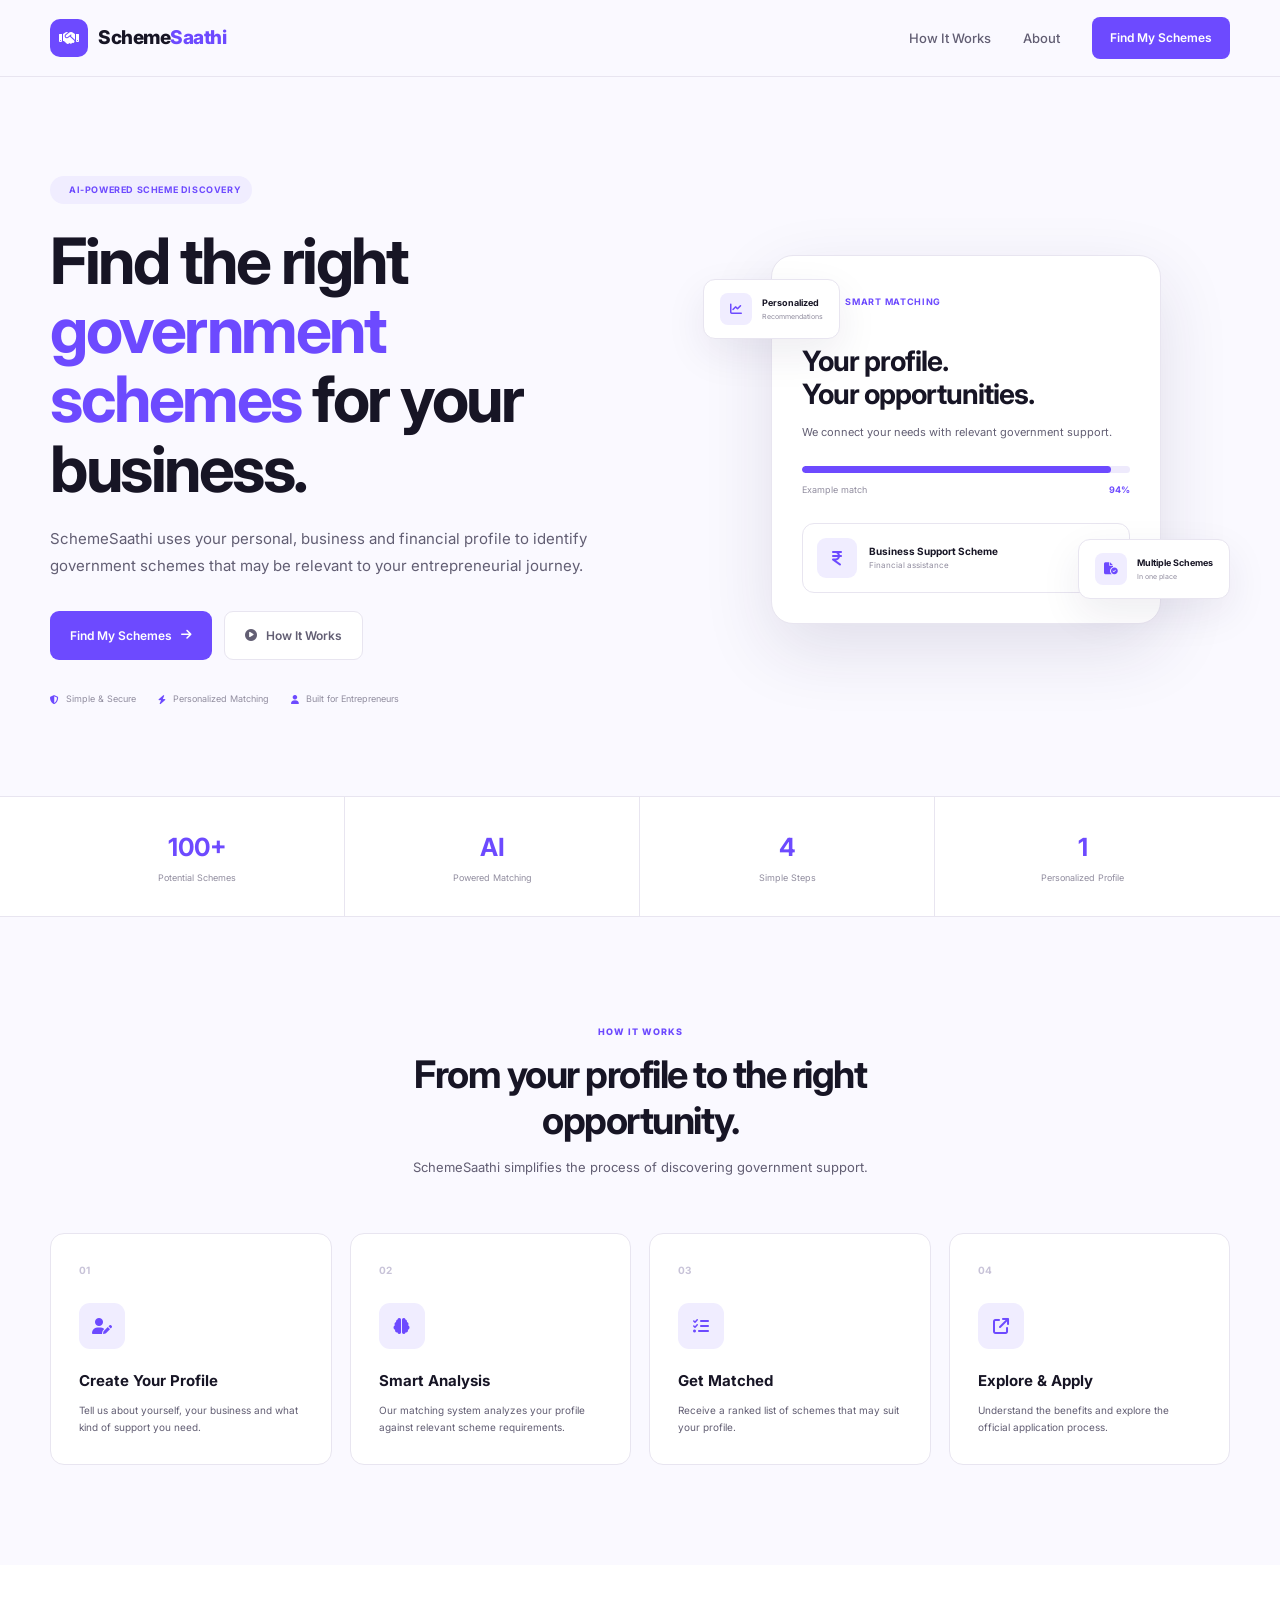
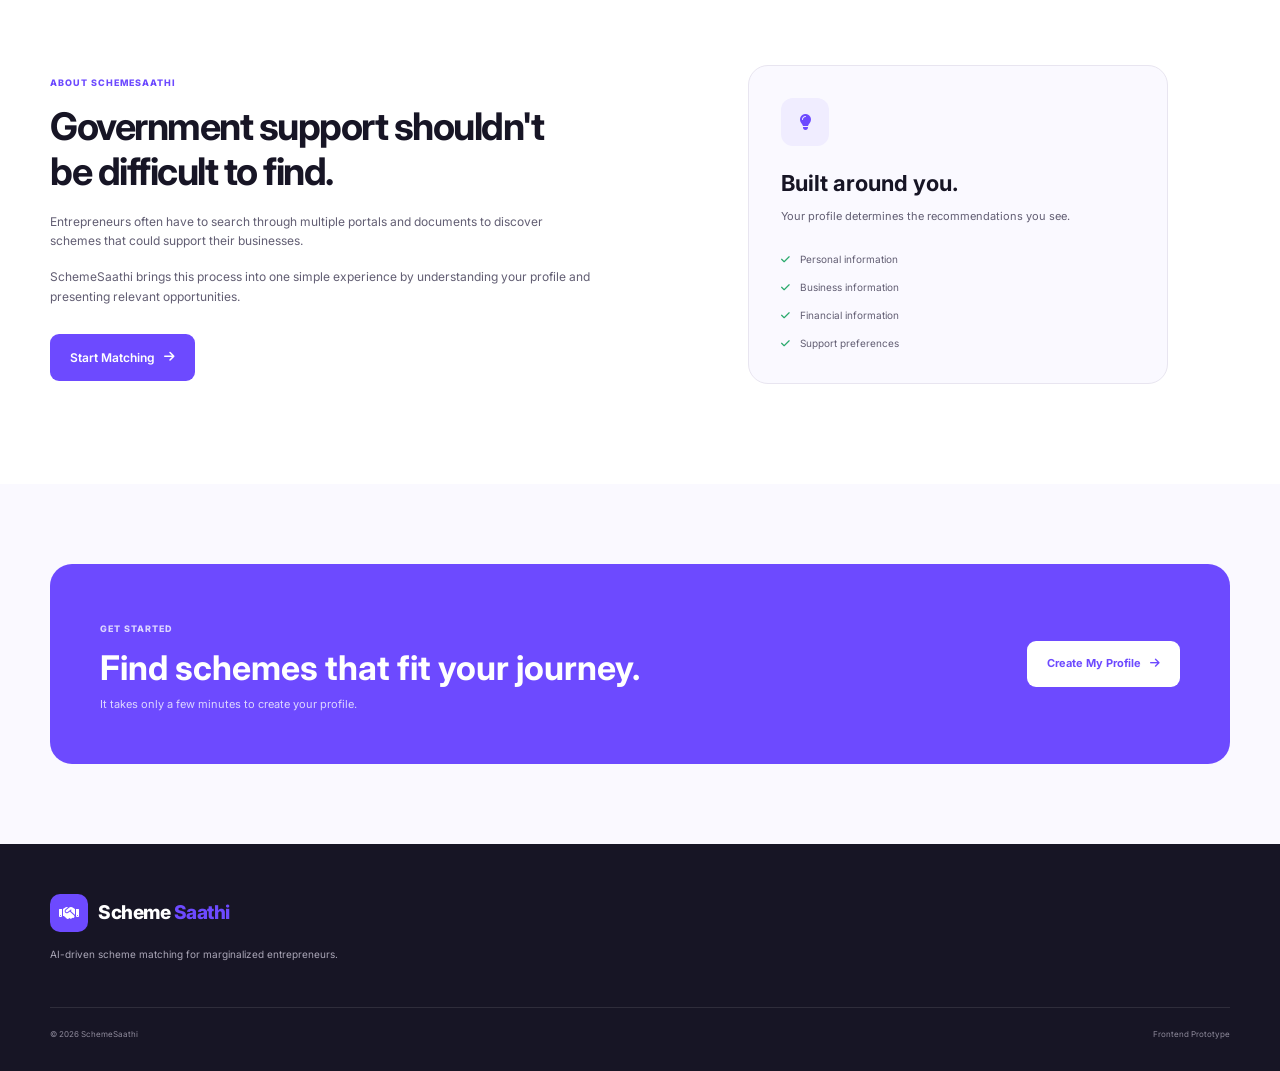
<file: index.html>
<!DOCTYPE html>
<html lang="en">

<head>

    <meta charset="UTF-8">

    <meta name="viewport"
          content="width=device-width, initial-scale=1.0">

    <title>SchemeSaathi | AI-Driven Scheme Matching</title>

    <link rel="stylesheet" href="style.css">

    <link rel="preconnect"
          href="https://fonts.googleapis.com">

    <link rel="preconnect"
          href="https://fonts.gstatic.com"
          crossorigin>

    <link href="https://fonts.googleapis.com/css2?family=Inter:wght@400;500;600;700;800&display=swap"
          rel="stylesheet">

    <link rel="stylesheet"
          href="https://cdnjs.cloudflare.com/ajax/libs/font-awesome/6.5.2/css/all.min.css">

</head>


<body>


<!-- =========================================
     NAVBAR
========================================= -->

<header class="navbar">

    <div class="container nav-container">


        <a href="index.html" class="logo">

            <div class="logo-icon">

                <i class="fa-solid fa-handshake"></i>

            </div>

            <span>
                Scheme<span class="logo-highlight">Saathi</span>
            </span>

        </a>


        <nav class="nav-links">

            <a href="#how-it-works">
                How It Works
            </a>

            <a href="#about">
                About
            </a>

            <a href="profile.html?new=true"
               class="nav-button">

                Find My Schemes

            </a>

        </nav>


        <button class="mobile-menu-btn"
                id="mobileMenuBtn">

            <i class="fa-solid fa-bars"></i>

        </button>

    </div>

</header>



<!-- =========================================
     HERO
========================================= -->

<main>


<section class="hero">

    <div class="container hero-container">


        <!-- LEFT -->

        <div class="hero-content">


            <div class="hero-badge">

                <i class="fa-solid fa-sparkles"></i>

                AI-POWERED SCHEME DISCOVERY

            </div>


            <h1>

                Find the right

                <span>
                    government schemes
                </span>

                for your business.

            </h1>


            <p>

                SchemeSaathi uses your personal,
                business and financial profile to
                identify government schemes that
                may be relevant to your entrepreneurial
                journey.

            </p>


            <div class="hero-buttons">

                <a href="profile.html?new=true"
                   class="primary-button">

                    Find My Schemes

                    <i class="fa-solid fa-arrow-right"></i>

                </a>


                <a href="#how-it-works"
                   class="secondary-button">

                    <i class="fa-solid fa-circle-play"></i>

                    How It Works

                </a>

            </div>


            <div class="hero-trust">

                <div class="trust-item">

                    <i class="fa-solid fa-shield-halved"></i>

                    <span>
                        Simple & Secure
                    </span>

                </div>


                <div class="trust-item">

                    <i class="fa-solid fa-bolt"></i>

                    <span>
                        Personalized Matching
                    </span>

                </div>


                <div class="trust-item">

                    <i class="fa-solid fa-user"></i>

                    <span>
                        Built for Entrepreneurs
                    </span>

                </div>

            </div>


        </div>



        <!-- RIGHT -->

        <div class="hero-visual">


            <div class="hero-card main-hero-card">


                <div class="hero-card-top">

                    <div class="mini-icon">

                        <i class="fa-solid fa-wand-magic-sparkles"></i>

                    </div>

                    <span>
                        SMART MATCHING
                    </span>

                </div>


                <h3>
                    Your profile.
                    <br>
                    Your opportunities.
                </h3>


                <p>
                    We connect your needs with
                    relevant government support.
                </p>


                <div class="hero-progress">

                    <div class="hero-progress-bar"></div>

                </div>


                <div class="hero-match-row">

                    <span>
                        Example match
                    </span>

                    <strong>
                        94%
                    </strong>

                </div>


                <div class="example-scheme">

                    <div class="scheme-small-icon">

                        <i class="fa-solid fa-indian-rupee-sign"></i>

                    </div>


                    <div>

                        <strong>
                            Business Support Scheme
                        </strong>

                        <span>
                            Financial assistance
                        </span>

                    </div>


                    <i class="fa-solid fa-check-circle scheme-check"></i>

                </div>


            </div>


            <div class="floating-card floating-card-one">

                <i class="fa-solid fa-chart-line"></i>

                <div>

                    <strong>
                        Personalized
                    </strong>

                    <span>
                        Recommendations
                    </span>

                </div>

            </div>


            <div class="floating-card floating-card-two">

                <i class="fa-solid fa-file-circle-check"></i>

                <div>

                    <strong>
                        Multiple Schemes
                    </strong>

                    <span>
                        In one place
                    </span>

                </div>

            </div>


        </div>

    </div>

</section>



<!-- =========================================
     STATS
========================================= -->

<section class="stats-section">

    <div class="container stats-container">


        <div class="stat">

            <strong>
                100+
            </strong>

            <span>
                Potential Schemes
            </span>

        </div>


        <div class="stat">

            <strong>
                AI
            </strong>

            <span>
                Powered Matching
            </span>

        </div>


        <div class="stat">

            <strong>
                4
            </strong>

            <span>
                Simple Steps
            </span>

        </div>


        <div class="stat">

            <strong>
                1
            </strong>

            <span>
                Personalized Profile
            </span>

        </div>

    </div>

</section>



<!-- =========================================
     HOW IT WORKS
========================================= -->

<section class="how-section"
         id="how-it-works">

    <div class="container">


        <div class="section-heading">

            <span class="section-label">
                HOW IT WORKS
            </span>

            <h2>
                From your profile
                to the right opportunity.
            </h2>

            <p>
                SchemeSaathi simplifies the process
                of discovering government support.
            </p>

        </div>


        <div class="steps-grid">


            <div class="step-card">

                <div class="step-number">
                    01
                </div>

                <div class="step-icon">

                    <i class="fa-solid fa-user-pen"></i>

                </div>

                <h3>
                    Create Your Profile
                </h3>

                <p>
                    Tell us about yourself, your
                    business and what kind of
                    support you need.
                </p>

            </div>



            <div class="step-card">

                <div class="step-number">
                    02
                </div>

                <div class="step-icon">

                    <i class="fa-solid fa-brain"></i>

                </div>

                <h3>
                    Smart Analysis
                </h3>

                <p>
                    Our matching system analyzes
                    your profile against relevant
                    scheme requirements.
                </p>

            </div>



            <div class="step-card">

                <div class="step-number">
                    03
                </div>

                <div class="step-icon">

                    <i class="fa-solid fa-list-check"></i>

                </div>

                <h3>
                    Get Matched
                </h3>

                <p>
                    Receive a ranked list of schemes
                    that may suit your profile.
                </p>

            </div>



            <div class="step-card">

                <div class="step-number">
                    04
                </div>

                <div class="step-icon">

                    <i class="fa-solid fa-arrow-up-right-from-square"></i>

                </div>

                <h3>
                    Explore & Apply
                </h3>

                <p>
                    Understand the benefits and
                    explore the official application
                    process.
                </p>

            </div>


        </div>

    </div>

</section>



<!-- =========================================
     ABOUT
========================================= -->

<section class="about-section"
         id="about">

    <div class="container about-container">


        <div class="about-content">

            <span class="section-label">
                ABOUT SCHEMESAATHI
            </span>


            <h2>
                Government support
                shouldn't be difficult to find.
            </h2>


            <p>

                Entrepreneurs often have to search
                through multiple portals and documents
                to discover schemes that could support
                their businesses.

            </p>


            <p>

                SchemeSaathi brings this process into
                one simple experience by understanding
                your profile and presenting relevant
                opportunities.

            </p>


            <a href="profile.html?new=true"
               class="primary-button">

                Start Matching

                <i class="fa-solid fa-arrow-right"></i>

            </a>

        </div>



        <div class="about-visual">

            <div class="about-box">

                <div class="about-box-icon">

                    <i class="fa-solid fa-lightbulb"></i>

                </div>


                <h3>
                    Built around you.
                </h3>


                <p>
                    Your profile determines the
                    recommendations you see.
                </p>


                <div class="about-points">

                    <div>

                        <i class="fa-solid fa-check"></i>

                        Personal information

                    </div>


                    <div>

                        <i class="fa-solid fa-check"></i>

                        Business information

                    </div>


                    <div>

                        <i class="fa-solid fa-check"></i>

                        Financial information

                    </div>


                    <div>

                        <i class="fa-solid fa-check"></i>

                        Support preferences

                    </div>

                </div>

            </div>

        </div>

    </div>

</section>



<!-- =========================================
     CTA
========================================= -->

<section class="cta-section">

    <div class="container cta-container">


        <div>

            <span class="section-label">
                GET STARTED
            </span>

            <h2>
                Find schemes that
                fit your journey.
            </h2>

            <p>
                It takes only a few minutes to create
                your profile.
            </p>

        </div>


        <a href="profile.html?new=true"
           class="cta-button">

            Create My Profile

            <i class="fa-solid fa-arrow-right"></i>

        </a>


    </div>

</section>


</main>



<!-- =========================================
     FOOTER
========================================= -->

<footer class="footer">

    <div class="container footer-container">


        <div class="footer-brand">

            <a href="index.html"
               class="logo">

                <div class="logo-icon">

                    <i class="fa-solid fa-handshake"></i>

                </div>

                <span>
                    Scheme<span class="logo-highlight">
                        Saathi
                    </span>
                </span>

            </a>


            <p>
                AI-driven scheme matching for
                marginalized entrepreneurs.
            </p>

        </div>


        <div class="footer-bottom">

            <span>
                © 2026 SchemeSaathi
            </span>

            <span>
                Frontend Prototype
            </span>

        </div>

    </div>

</footer>



<script src="index.js"></script>

</body>

</html>
</file>
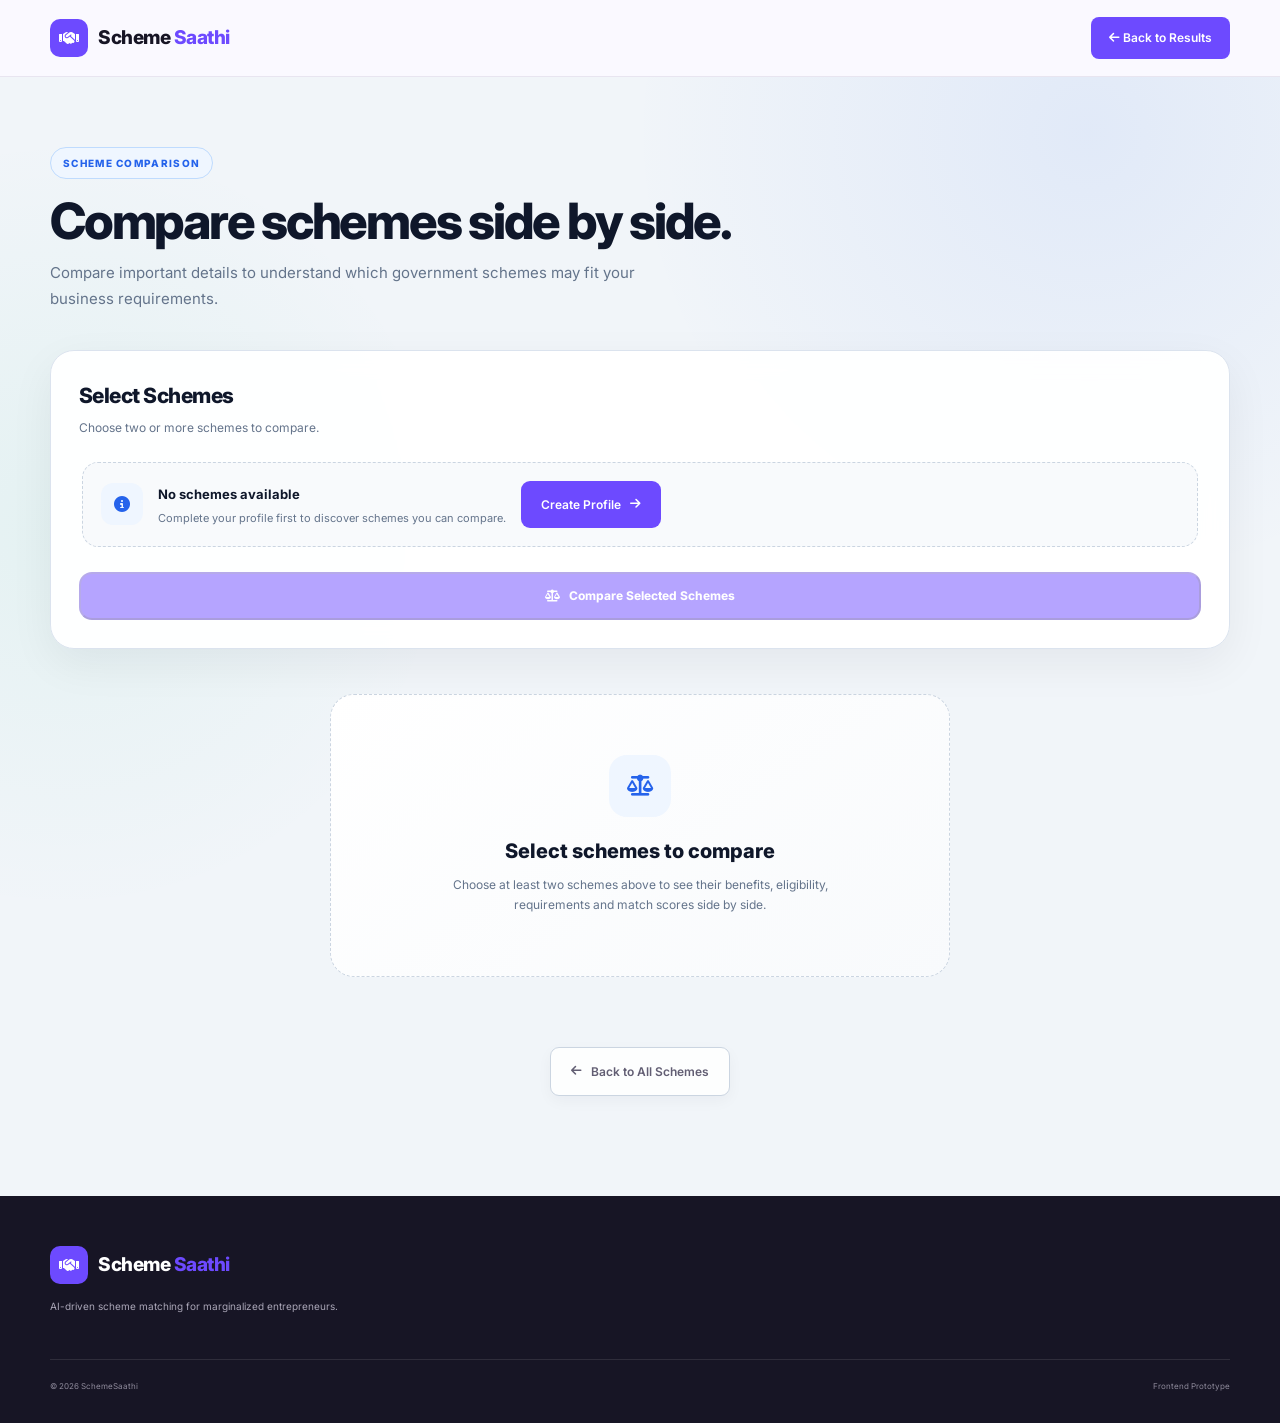
<file: compare.html>
<!DOCTYPE html>
<html lang="en">

<head>

    <meta charset="UTF-8">

    <meta name="viewport"
          content="width=device-width, initial-scale=1.0">

    <title>Compare Schemes | SchemeSaathi</title>

    <link rel="stylesheet"
          href="style.css">

    <link rel="preconnect"
          href="https://fonts.googleapis.com">

    <link rel="preconnect"
          href="https://fonts.gstatic.com"
          crossorigin>

    <link href="https://fonts.googleapis.com/css2?family=Inter:wght@400;500;600;700;800&display=swap"
          rel="stylesheet">

    <link rel="stylesheet"
          href="https://cdnjs.cloudflare.com/ajax/libs/font-awesome/6.5.2/css/all.min.css">

</head>


<body>


<!-- =========================================
     NAVBAR
========================================= -->

<header class="navbar">

    <div class="container nav-container">

        <a href="index.html"
           class="logo">

            <div class="logo-icon">
                <i class="fa-solid fa-handshake"></i>
            </div>

            <span>
                Scheme<span class="logo-highlight">
                    Saathi
                </span>
            </span>

        </a>


        <a href="results.html"
           class="nav-button">

            <i class="fa-solid fa-arrow-left"></i>

            Back to Results

        </a>

    </div>

</header>



<!-- =========================================
     COMPARISON PAGE
========================================= -->

<main class="compare-page">

    <div class="container compare-container">


        <!-- PAGE HEADER -->

        <section class="compare-header">

            <span class="section-label">
                SCHEME COMPARISON
            </span>

            <h1>
                Compare schemes side by side.
            </h1>

            <p>
                Compare important details to understand
                which government schemes may fit your
                business requirements.
            </p>

        </section>



        <!-- SCHEME SELECTOR -->

        <section class="compare-selector">

            <div class="compare-selector-header">

                <div>

                    <h2>
                        Select Schemes
                    </h2>

                    <p>
                        Choose two or more schemes to compare.
                    </p>

                </div>

            </div>


            <div id="schemeSelector"
                 class="scheme-selector">

            </div>


            <button id="compareButton"
                    class="primary-button compare-button">

                <i class="fa-solid fa-scale-balanced"></i>

                Compare Selected Schemes

            </button>

        </section>



        <!-- COMPARISON RESULT -->

        <section id="comparisonSection"
                 class="comparison-section"
                 style="display:none;">


            <div class="comparison-title">

                <div>

                    <span class="section-label">
                        SIDE-BY-SIDE COMPARISON
                    </span>

                    <h2>
                        Scheme Comparison
                    </h2>

                </div>


                <button id="clearComparison"
                        class="secondary-button">

                    <i class="fa-solid fa-rotate-left"></i>

                    Clear

                </button>

            </div>


            <div class="comparison-table-wrapper">

                <table class="comparison-table">

                    <thead id="comparisonHead">

                    </thead>

                    <tbody id="comparisonBody">

                    </tbody>

                </table>

            </div>

        </section>



        <!-- EMPTY STATE -->

        <section id="compareEmpty"
                 class="compare-empty">

            <div class="empty-icon">

                <i class="fa-solid fa-scale-balanced"></i>

            </div>

            <h3>
                Select schemes to compare
            </h3>

            <p>
                Choose at least two schemes above
                to see their benefits, eligibility,
                requirements and match scores side by side.
            </p>

        </section>



        <!-- BACK -->

        <div class="details-back">

            <a href="results.html"
               class="secondary-button">

                <i class="fa-solid fa-arrow-left"></i>

                Back to All Schemes

            </a>

        </div>


    </div>

</main>



<!-- =========================================
     FOOTER
========================================= -->

<footer class="footer">

    <div class="container footer-container">

        <div class="footer-brand">

            <a href="index.html"
               class="logo">

                <div class="logo-icon">

                    <i class="fa-solid fa-handshake"></i>

                </div>

                <span>
                    Scheme<span class="logo-highlight">
                        Saathi
                    </span>
                </span>

            </a>


            <p>
                AI-driven scheme matching for
                marginalized entrepreneurs.
            </p>

        </div>


        <div class="footer-bottom">

            <span>
                © 2026 SchemeSaathi
            </span>

            <span>
                Frontend Prototype
            </span>

        </div>

    </div>

</footer>



<script src="compare.js"></script>

</body>

</html>
</file>
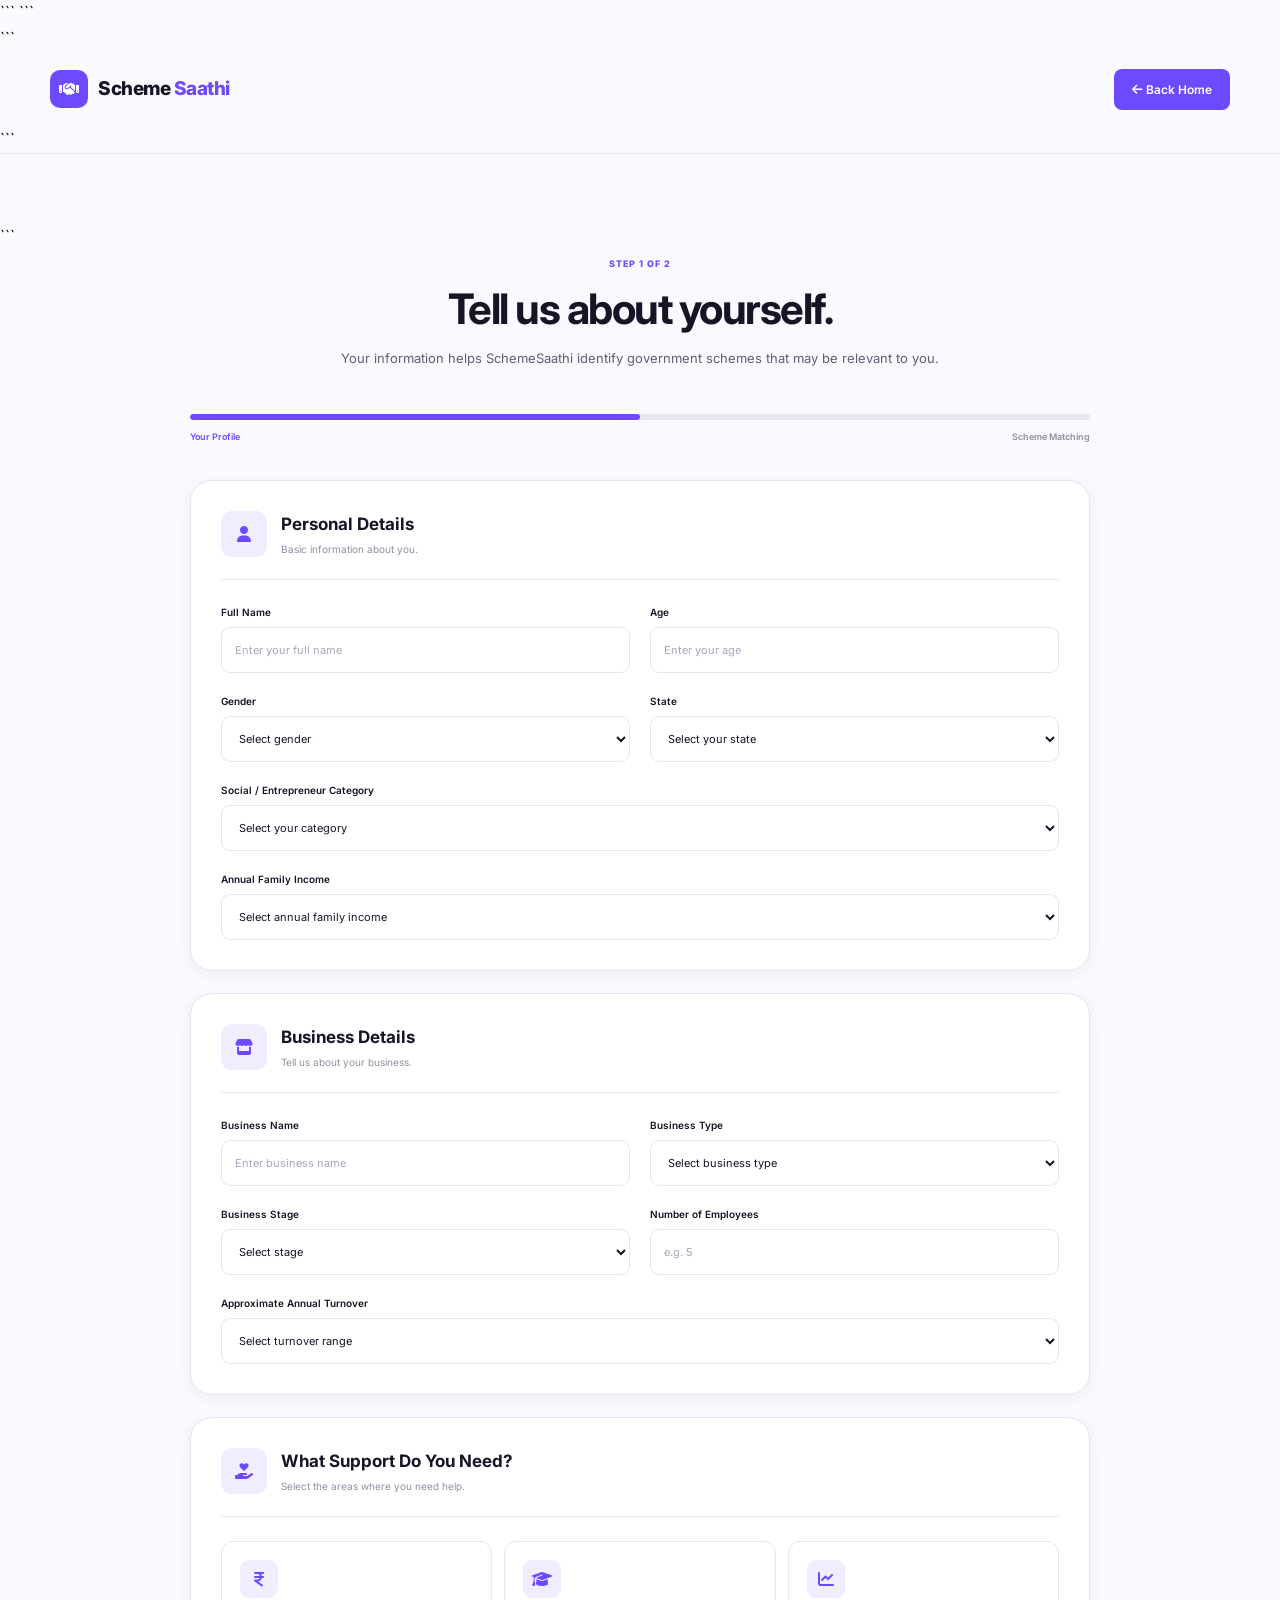
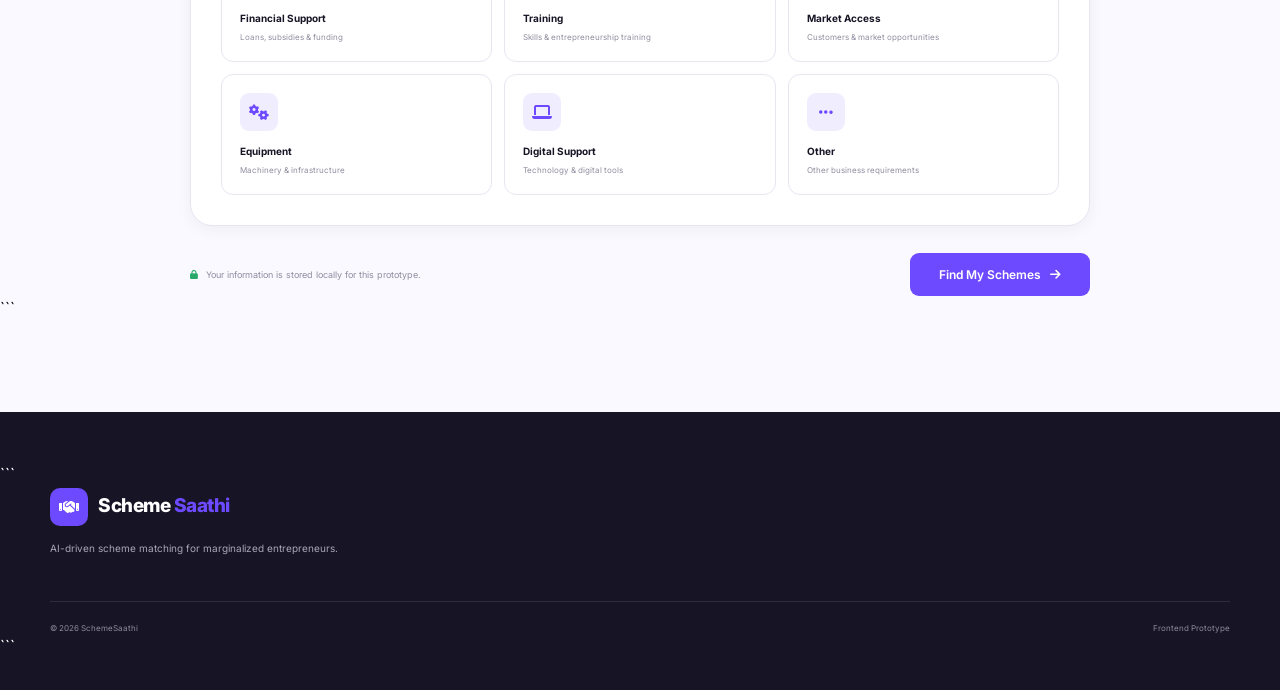
<file: matching.html>
<!DOCTYPE html>
<html lang="en">

<head>

    <meta charset="UTF-8">

    <meta name="viewport"
          content="width=device-width, initial-scale=1.0">

    <title>Finding Your Schemes | SchemeSaathi</title>

    <link rel="stylesheet"
          href="style.css">

    <link rel="preconnect"
          href="https://fonts.googleapis.com">

    <link rel="preconnect"
          href="https://fonts.gstatic.com"
          crossorigin>

    <link href="https://fonts.googleapis.com/css2?family=Inter:wght@400;500;600;700;800&display=swap"
          rel="stylesheet">

    <link rel="stylesheet"
          href="https://cdnjs.cloudflare.com/ajax/libs/font-awesome/6.5.2/css/all.min.css">

</head>


<body>


<!-- =========================================
     NAVBAR
========================================= -->

<header class="navbar">

    <div class="container nav-container">

        <a href="index.html"
           class="logo">

            <div class="logo-icon">

                <i class="fa-solid fa-handshake"></i>

            </div>

            <span>
                Scheme<span class="logo-highlight">
                    Saathi
                </span>
            </span>

        </a>

    </div>

</header>



<!-- =========================================
     MATCHING PAGE
========================================= -->

<main class="matching-page">

    <div class="container matching-container">


        <!-- HEADER -->

        <div class="matching-heading">

            <span class="section-label">
                SCHEME MATCHING
            </span>

            <h1>
                Finding schemes for you<span>.</span>
            </h1>

            <p id="matchingMessage">
                We're checking your profile against
                available government schemes.
            </p>

        </div>



        <!-- PROFILE SUMMARY -->

        <div class="matching-profile-card">

            <div class="matching-profile-icon">

                <i class="fa-solid fa-user"></i>

            </div>

            <div class="matching-profile-info">

                <span>
                    PROFILE BEING ANALYZED
                </span>

                <strong id="profileName">
                    Your Profile
                </strong>

                <p id="profileSummary">
                    Checking your details...
                </p>

            </div>

            <div class="profile-check">

                <i class="fa-solid fa-shield-halved"></i>

            </div>

        </div>



        <!-- ANALYSIS CARD -->

        <div class="analysis-card">


            <!-- PROGRESS -->

            <div class="analysis-progress-header">

                <span>
                    Analyzing eligibility
                </span>

                <strong id="analysisPercentage">
                    0%
                </strong>

            </div>


            <div class="matching-progress">

                <div
                    class="matching-progress-bar"
                    id="analysisProgress">
                </div>

            </div>



            <!-- ANALYSIS STEPS -->

            <div class="analysis-list">


                <!-- STEP 1 -->

                <div
                    class="analysis-item"
                    id="analysis1"
                >

                    <div class="analysis-item-icon">

                        <i class="fa-solid fa-user-check"></i>

                    </div>

                    <div class="analysis-item-content">

                        <strong>
                            Checking your profile
                        </strong>

                        <span>
                            Reviewing personal and business details
                        </span>

                    </div>

                    <div class="analysis-status">

                        <i class="fa-solid fa-circle"></i>

                    </div>

                </div>



                <!-- STEP 2 -->

                <div
                    class="analysis-item"
                    id="analysis2"
                >

                    <div class="analysis-item-icon">

                        <i class="fa-solid fa-filter"></i>

                    </div>

                    <div class="analysis-item-content">

                        <strong>
                            Checking eligibility
                        </strong>

                        <span>
                            Applying scheme eligibility criteria
                        </span>

                    </div>

                    <div class="analysis-status">

                        <i class="fa-solid fa-circle"></i>

                    </div>

                </div>



                <!-- STEP 3 -->

                <div
                    class="analysis-item"
                    id="analysis3"
                >

                    <div class="analysis-item-icon">

                        <i class="fa-solid fa-layer-group"></i>

                    </div>

                    <div class="analysis-item-content">

                        <strong>
                            Matching your needs
                        </strong>

                        <span>
                            Comparing schemes with your business requirements
                        </span>

                    </div>

                    <div class="analysis-status">

                        <i class="fa-solid fa-circle"></i>

                    </div>

                </div>



                <!-- STEP 4 -->

                <div
                    class="analysis-item"
                    id="analysis4"
                >

                    <div class="analysis-item-icon">

                        <i class="fa-solid fa-ranking-star"></i>

                    </div>

                    <div class="analysis-item-content">

                        <strong>
                            Ranking recommendations
                        </strong>

                        <span>
                            Preparing your personalized scheme results
                        </span>

                    </div>

                    <div class="analysis-status">

                        <i class="fa-solid fa-circle"></i>

                    </div>

                </div>


            </div>

        </div>



        <!-- PRIVACY NOTE -->

        <div class="matching-note">

            <i class="fa-solid fa-lock"></i>

            <span>
                Your profile information is used only
                for this scheme matching process.
            </span>

        </div>


    </div>

</main>



<!-- =========================================
     FOOTER
========================================= -->

<footer class="footer">

    <div class="container footer-container">

        <div class="footer-brand">

            <a href="index.html"
               class="logo">

                <div class="logo-icon">

                    <i class="fa-solid fa-handshake"></i>

                </div>

                <span>
                    Scheme<span class="logo-highlight">
                        Saathi
                    </span>
                </span>

            </a>

            <p>
                AI-driven scheme matching for
                marginalized entrepreneurs.
            </p>

        </div>


        <div class="footer-bottom">

            <span>
                © 2026 SchemeSaathi
            </span>

            <span>
                Frontend Prototype
            </span>

        </div>

    </div>

</footer>


<script src="scheme-data.js"></script>
<script src="matching.js"></script>

</body>

</html>
</file>
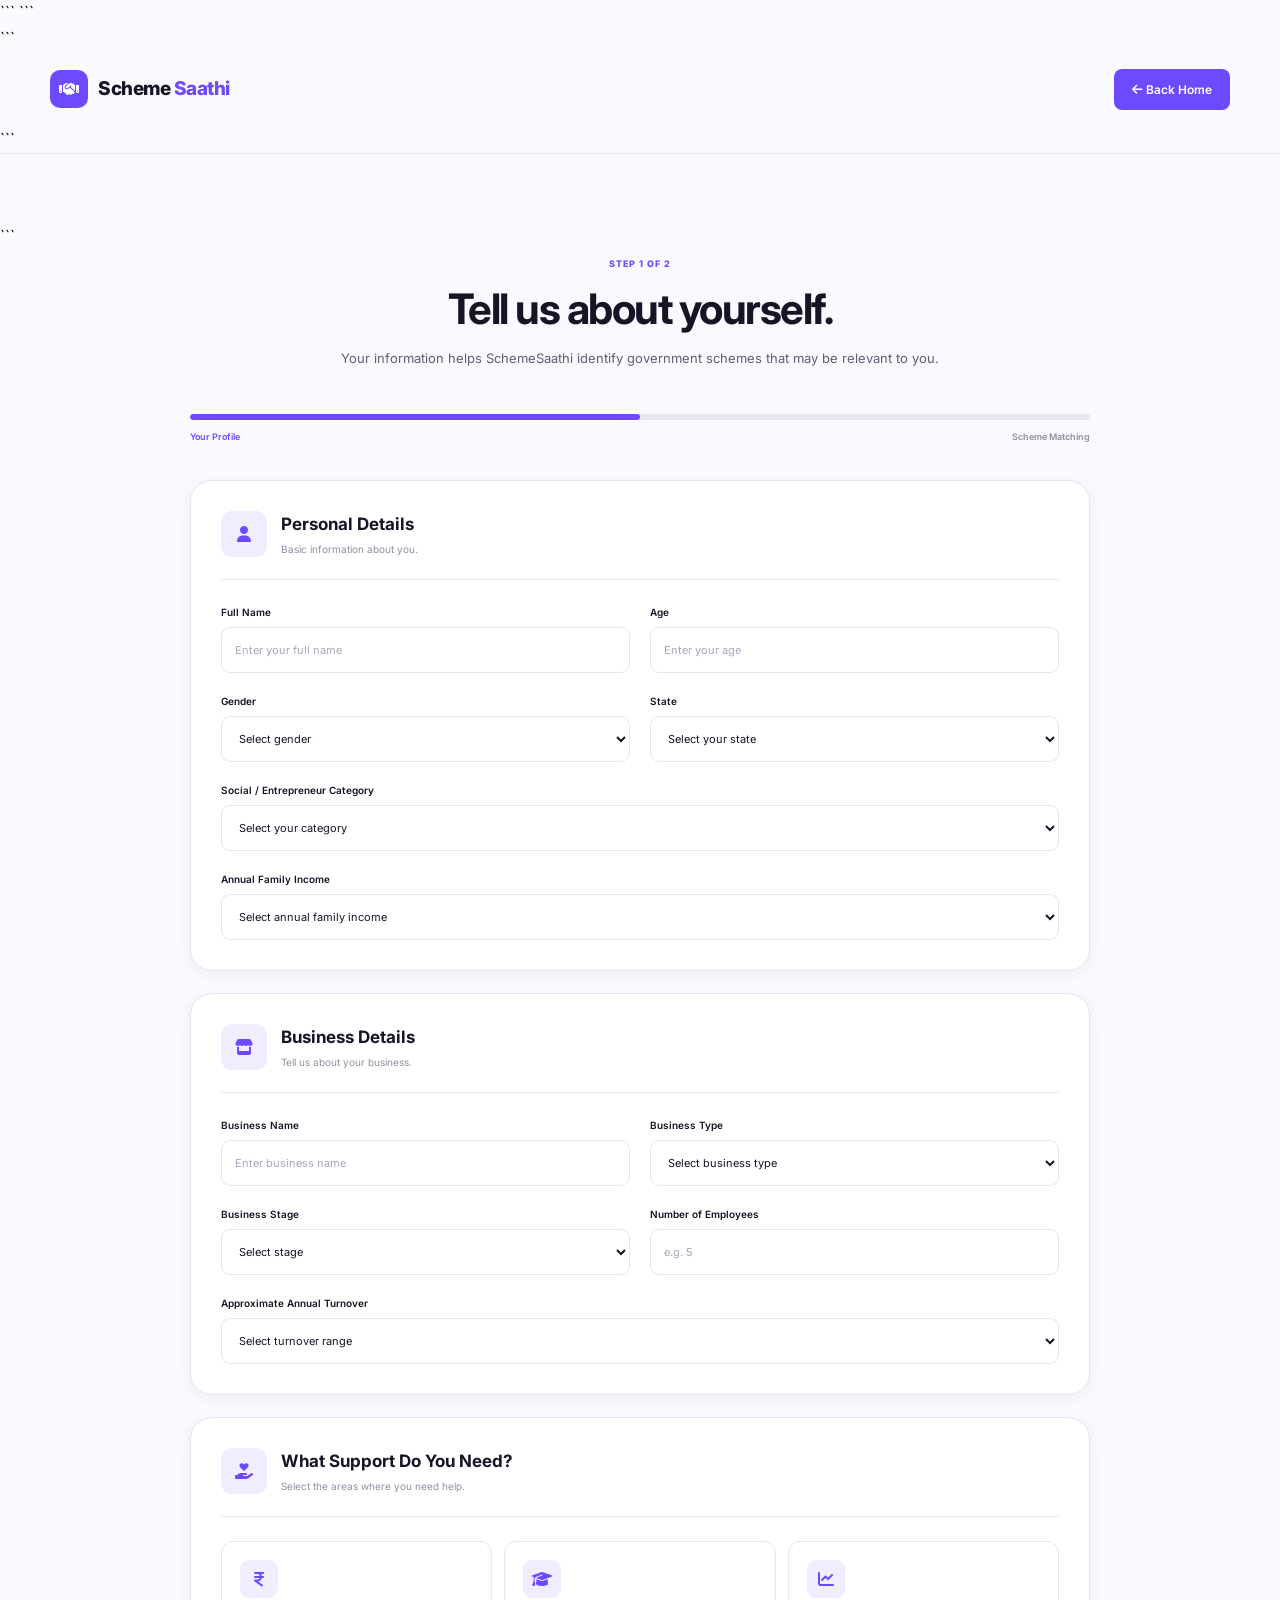
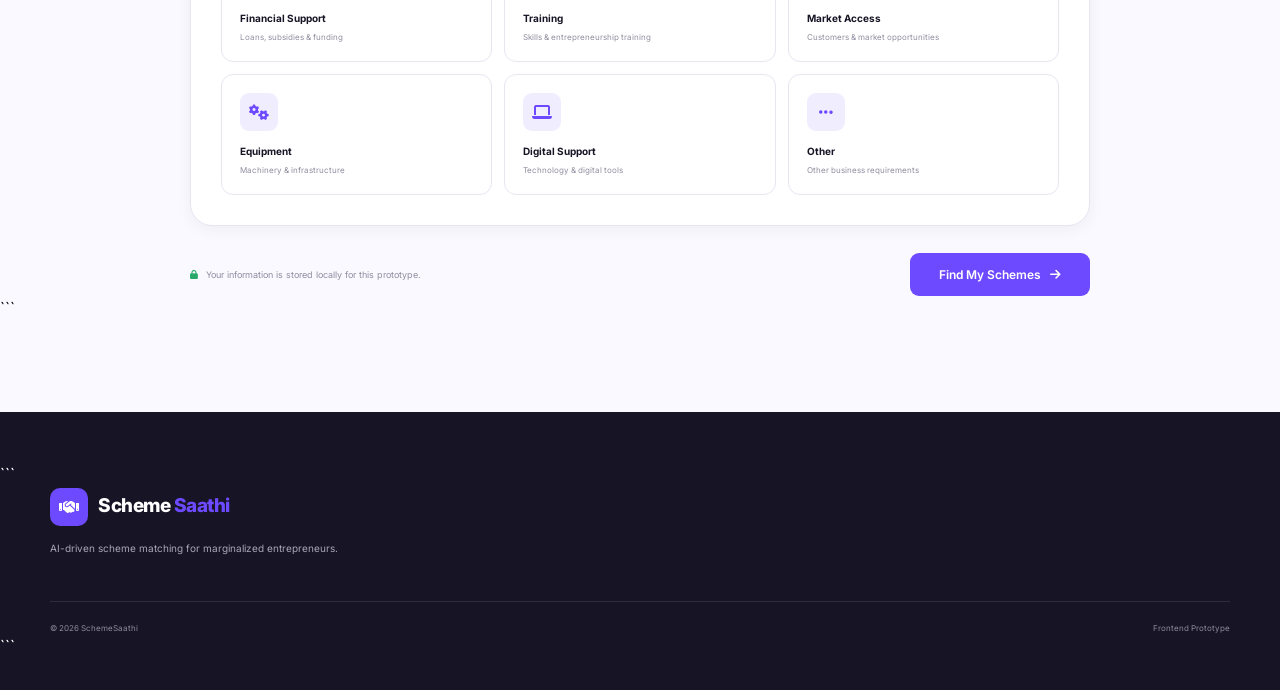
<file: profile.html>
<!DOCTYPE html>

<html lang="en">

<head>

```
<meta charset="UTF-8">

<meta name="viewport"
      content="width=device-width, initial-scale=1.0">

<title>Create Profile | SchemeSaathi</title>

<link rel="stylesheet"
      href="style.css">

<link rel="preconnect"
      href="https://fonts.googleapis.com">

<link rel="preconnect"
      href="https://fonts.gstatic.com"
      crossorigin>

<link href="https://fonts.googleapis.com/css2?family=Inter:wght@400;500;600;700;800&display=swap"
      rel="stylesheet">

<link rel="stylesheet"
      href="https://cdnjs.cloudflare.com/ajax/libs/font-awesome/6.5.2/css/all.min.css">
```

</head>

<body>

<!-- =========================================
     NAVBAR
========================================= -->

<header class="navbar">

```
<div class="container nav-container">

    <a href="index.html"
       class="logo">

        <div class="logo-icon">
            <i class="fa-solid fa-handshake"></i>
        </div>

        <span>
            Scheme<span class="logo-highlight">
                Saathi
            </span>
        </span>

    </a>


    <a href="index.html"
       class="nav-button">

        <i class="fa-solid fa-arrow-left"></i>

        Back Home

    </a>

</div>
```

</header>

<!-- =========================================
     PROFILE PAGE
========================================= -->

<main class="profile-page">

```
<div class="container profile-container">


    <!-- PAGE HEADER -->

    <div class="profile-heading">

        <span class="section-label">
            STEP 1 OF 2
        </span>

        <h1>
            Tell us about yourself.
        </h1>

        <p>
            Your information helps SchemeSaathi
            identify government schemes that may
            be relevant to you.
        </p>

    </div>



    <!-- PROGRESS -->

    <div class="profile-progress">

        <div class="progress-track">

            <div class="progress-fill"></div>

        </div>

        <div class="progress-labels">

            <span class="active">
                Your Profile
            </span>

            <span>
                Scheme Matching
            </span>

        </div>

    </div>



    <!-- FORM -->

    <form id="profileForm"
          class="profile-form">


        <!-- =================================
             PERSONAL DETAILS
        ================================== -->

        <section class="profile-section">

            <div class="profile-section-header">

                <div class="section-icon">

                    <i class="fa-solid fa-user"></i>

                </div>

                <div>

                    <h2>
                        Personal Details
                    </h2>

                    <p>
                        Basic information about you.
                    </p>

                </div>

            </div>


            <div class="form-grid">


                <!-- FULL NAME -->

                <div class="form-group">

                    <label for="name">
                        Full Name
                    </label>

                    <input
                        type="text"
                        id="name"
                        name="name"
                        placeholder="Enter your full name"
                        required
                    >

                </div>


                <!-- AGE -->

                <div class="form-group">

                    <label for="age">
                        Age
                    </label>

                    <input
                        type="number"
                        id="age"
                        name="age"
                        placeholder="Enter your age"
                        min="18"
                        max="100"
                        required
                    >

                </div>


                <!-- GENDER -->

                <div class="form-group">

                    <label for="gender">
                        Gender
                    </label>

                    <select
                        id="gender"
                        name="gender"
                        required
                    >

                        <option value="">
                            Select gender
                        </option>

                        <option value="male">
                            Male
                        </option>

                        <option value="female">
                            Female
                        </option>

                        <option value="other">
                            Other
                        </option>

                        <option value="prefer-not">
                            Prefer not to say
                        </option>

                    </select>

                </div>


                <!-- STATE -->

                <div class="form-group">

                    <label for="state">
                        State
                    </label>

                    <select
                        id="state"
                        name="state"
                        required
                    >

                        <option value="">
                            Select your state
                        </option>

                        <option value="west-bengal">
                            West Bengal
                        </option>

                        <option value="odisha">
                            Odisha
                        </option>

                        <option value="bihar">
                            Bihar
                        </option>

                        <option value="jharkhand">
                            Jharkhand
                        </option>

                        <option value="assam">
                            Assam
                        </option>

                        <option value="delhi">
                            Delhi
                        </option>

                        <option value="maharashtra">
                            Maharashtra
                        </option>

                        <option value="uttar-pradesh">
                            Uttar Pradesh
                        </option>

                        <option value="other">
                            Other
                        </option>

                    </select>

                </div>


                <!-- CATEGORY -->

                <div class="form-group full-width">

                    <label for="category">
                        Social / Entrepreneur Category
                    </label>

                    <select
                        id="category"
                        name="category"
                        required
                    >

                        <option value="">
                            Select your category
                        </option>

                        <option value="sc">
                            Scheduled Caste (SC)
                        </option>

                        <option value="st">
                            Scheduled Tribe (ST)
                        </option>

                        <option value="obc">
                            Other Backward Class (OBC)
                        </option>

                        <option value="minority">
                            Minority Community
                        </option>

                        <option value="women">
                            Woman Entrepreneur
                        </option>

                        <option value="person-with-disability">
                            Person with Disability
                        </option>

                        <option value="general">
                            General
                        </option>

                        <option value="other">
                            Other
                        </option>

                    </select>

                </div>


                <!-- ANNUAL FAMILY INCOME -->

                <div class="form-group full-width">

                    <label for="annualIncome">
                        Annual Family Income
                    </label>

                    <select
                        id="annualIncome"
                        name="annualIncome"
                        required
                    >

                        <option value="">
                            Select annual family income
                        </option>

                        <option value="below-1l">
                            Below ₹1 Lakh
                        </option>

                        <option value="1-2.5l">
                            ₹1 – ₹2.5 Lakh
                        </option>

                        <option value="2.5-5l">
                            ₹2.5 – ₹5 Lakh
                        </option>

                        <option value="5-8l">
                            ₹5 – ₹8 Lakh
                        </option>

                        <option value="8-10l">
                            ₹8 – ₹10 Lakh
                        </option>

                        <option value="above-10l">
                            Above ₹10 Lakh
                        </option>

                    </select>

                </div>

            </div>

        </section>



        <!-- =================================
             BUSINESS DETAILS
        ================================== -->

        <section class="profile-section">

            <div class="profile-section-header">

                <div class="section-icon">

                    <i class="fa-solid fa-store"></i>

                </div>

                <div>

                    <h2>
                        Business Details
                    </h2>

                    <p>
                        Tell us about your business.
                    </p>

                </div>

            </div>


            <div class="form-grid">


                <!-- BUSINESS NAME -->

                <div class="form-group">

                    <label for="businessName">
                        Business Name
                    </label>

                    <input
                        type="text"
                        id="businessName"
                        name="businessName"
                        placeholder="Enter business name"
                        required
                    >

                </div>


                <!-- BUSINESS TYPE -->

                <div class="form-group">

                    <label for="businessType">
                        Business Type
                    </label>

                    <select
                        id="businessType"
                        name="businessType"
                        required
                    >

                        <option value="">
                            Select business type
                        </option>

                        <option value="manufacturing">
                            Manufacturing
                        </option>

                        <option value="retail">
                            Retail
                        </option>

                        <option value="service">
                            Service
                        </option>

                        <option value="agriculture">
                            Agriculture
                        </option>

                        <option value="food">
                            Food & Food Processing
                        </option>

                        <option value="technology">
                            Technology
                        </option>

                        <option value="handicraft">
                            Handicraft
                        </option>

                        <option value="other">
                            Other
                        </option>

                    </select>

                </div>


                <!-- BUSINESS STAGE -->

                <div class="form-group">

                    <label for="businessStage">
                        Business Stage
                    </label>

                    <select
                        id="businessStage"
                        name="businessStage"
                        required
                    >

                        <option value="">
                            Select stage
                        </option>

                        <option value="idea">
                            Business Idea
                        </option>

                        <option value="startup">
                            Startup
                        </option>

                        <option value="existing">
                            Existing Business
                        </option>

                        <option value="expansion">
                            Looking to Expand
                        </option>

                    </select>

                </div>


                <!-- EMPLOYEES -->

                <div class="form-group">

                    <label for="employees">
                        Number of Employees
                    </label>

                    <input
                        type="number"
                        id="employees"
                        name="employees"
                        placeholder="e.g. 5"
                        min="0"
                        required
                    >

                </div>


                <!-- TURNOVER -->

                <div class="form-group full-width">

                    <label for="annualTurnover">
                        Approximate Annual Turnover
                    </label>

                    <select
                        id="annualTurnover"
                        name="annualTurnover"
                        required
                    >

                        <option value="">
                            Select turnover range
                        </option>

                        <option value="below-1l">
                            Below ₹1 Lakh
                        </option>

                        <option value="1-5l">
                            ₹1 – ₹5 Lakh
                        </option>

                        <option value="5-10l">
                            ₹5 – ₹10 Lakh
                        </option>

                        <option value="10-25l">
                            ₹10 – ₹25 Lakh
                        </option>

                        <option value="25l-1cr">
                            ₹25 Lakh – ₹1 Crore
                        </option>

                        <option value="above-1cr">
                            Above ₹1 Crore
                        </option>

                    </select>

                </div>

            </div>

        </section>



        <!-- =================================
             SUPPORT REQUIRED
        ================================== -->

        <section class="profile-section">

            <div class="profile-section-header">

                <div class="section-icon">

                    <i class="fa-solid fa-hand-holding-heart"></i>

                </div>

                <div>

                    <h2>
                        What Support Do You Need?
                    </h2>

                    <p>
                        Select the areas where you need help.
                    </p>

                </div>

            </div>


            <div class="support-grid">


                <!-- FINANCE -->

                <label class="support-card">

                    <input
                        type="checkbox"
                        name="support"
                        value="finance"
                    >

                    <div class="support-icon">

                        <i class="fa-solid fa-indian-rupee-sign"></i>

                    </div>

                    <strong>
                        Financial Support
                    </strong>

                    <span>
                        Loans, subsidies & funding
                    </span>

                </label>


                <!-- TRAINING -->

                <label class="support-card">

                    <input
                        type="checkbox"
                        name="support"
                        value="training"
                    >

                    <div class="support-icon">

                        <i class="fa-solid fa-graduation-cap"></i>

                    </div>

                    <strong>
                        Training
                    </strong>

                    <span>
                        Skills & entrepreneurship training
                    </span>

                </label>


                <!-- MARKET -->

                <label class="support-card">

                    <input
                        type="checkbox"
                        name="support"
                        value="market"
                    >

                    <div class="support-icon">

                        <i class="fa-solid fa-chart-line"></i>

                    </div>

                    <strong>
                        Market Access
                    </strong>

                    <span>
                        Customers & market opportunities
                    </span>

                </label>


                <!-- EQUIPMENT -->

                <label class="support-card">

                    <input
                        type="checkbox"
                        name="support"
                        value="equipment"
                    >

                    <div class="support-icon">

                        <i class="fa-solid fa-gears"></i>

                    </div>

                    <strong>
                        Equipment
                    </strong>

                    <span>
                        Machinery & infrastructure
                    </span>

                </label>


                <!-- DIGITAL -->

                <label class="support-card">

                    <input
                        type="checkbox"
                        name="support"
                        value="digital"
                    >

                    <div class="support-icon">

                        <i class="fa-solid fa-laptop"></i>

                    </div>

                    <strong>
                        Digital Support
                    </strong>

                    <span>
                        Technology & digital tools
                    </span>

                </label>


                <!-- OTHER -->

                <label class="support-card">

                    <input
                        type="checkbox"
                        name="support"
                        value="other"
                    >

                    <div class="support-icon">

                        <i class="fa-solid fa-ellipsis"></i>

                    </div>

                    <strong>
                        Other
                    </strong>

                    <span>
                        Other business requirements
                    </span>

                </label>

            </div>

        </section>



        <!-- =================================
             SUBMIT
        ================================== -->

        <div class="profile-submit">

            <div class="privacy-note">

                <i class="fa-solid fa-lock"></i>

                <span>
                    Your information is stored locally
                    for this prototype.
                </span>

            </div>


            <button
                type="submit"
                class="primary-button profile-submit-button"
            >

                Find My Schemes

                <i class="fa-solid fa-arrow-right"></i>

            </button>

        </div>


    </form>

</div>
```

</main>

<!-- =========================================
     FOOTER
========================================= -->

<footer class="footer">

```
<div class="container footer-container">

    <div class="footer-brand">

        <a href="index.html"
           class="logo">

            <div class="logo-icon">

                <i class="fa-solid fa-handshake"></i>

            </div>

            <span>
                Scheme<span class="logo-highlight">
                    Saathi
                </span>
            </span>

        </a>

        <p>
            AI-driven scheme matching for
            marginalized entrepreneurs.
        </p>

    </div>


    <div class="footer-bottom">

        <span>
            © 2026 SchemeSaathi
        </span>

        <span>
            Frontend Prototype
        </span>

    </div>

</div>
```

</footer>

<script src="profile.js"></script>

</body>

</html>
</file>
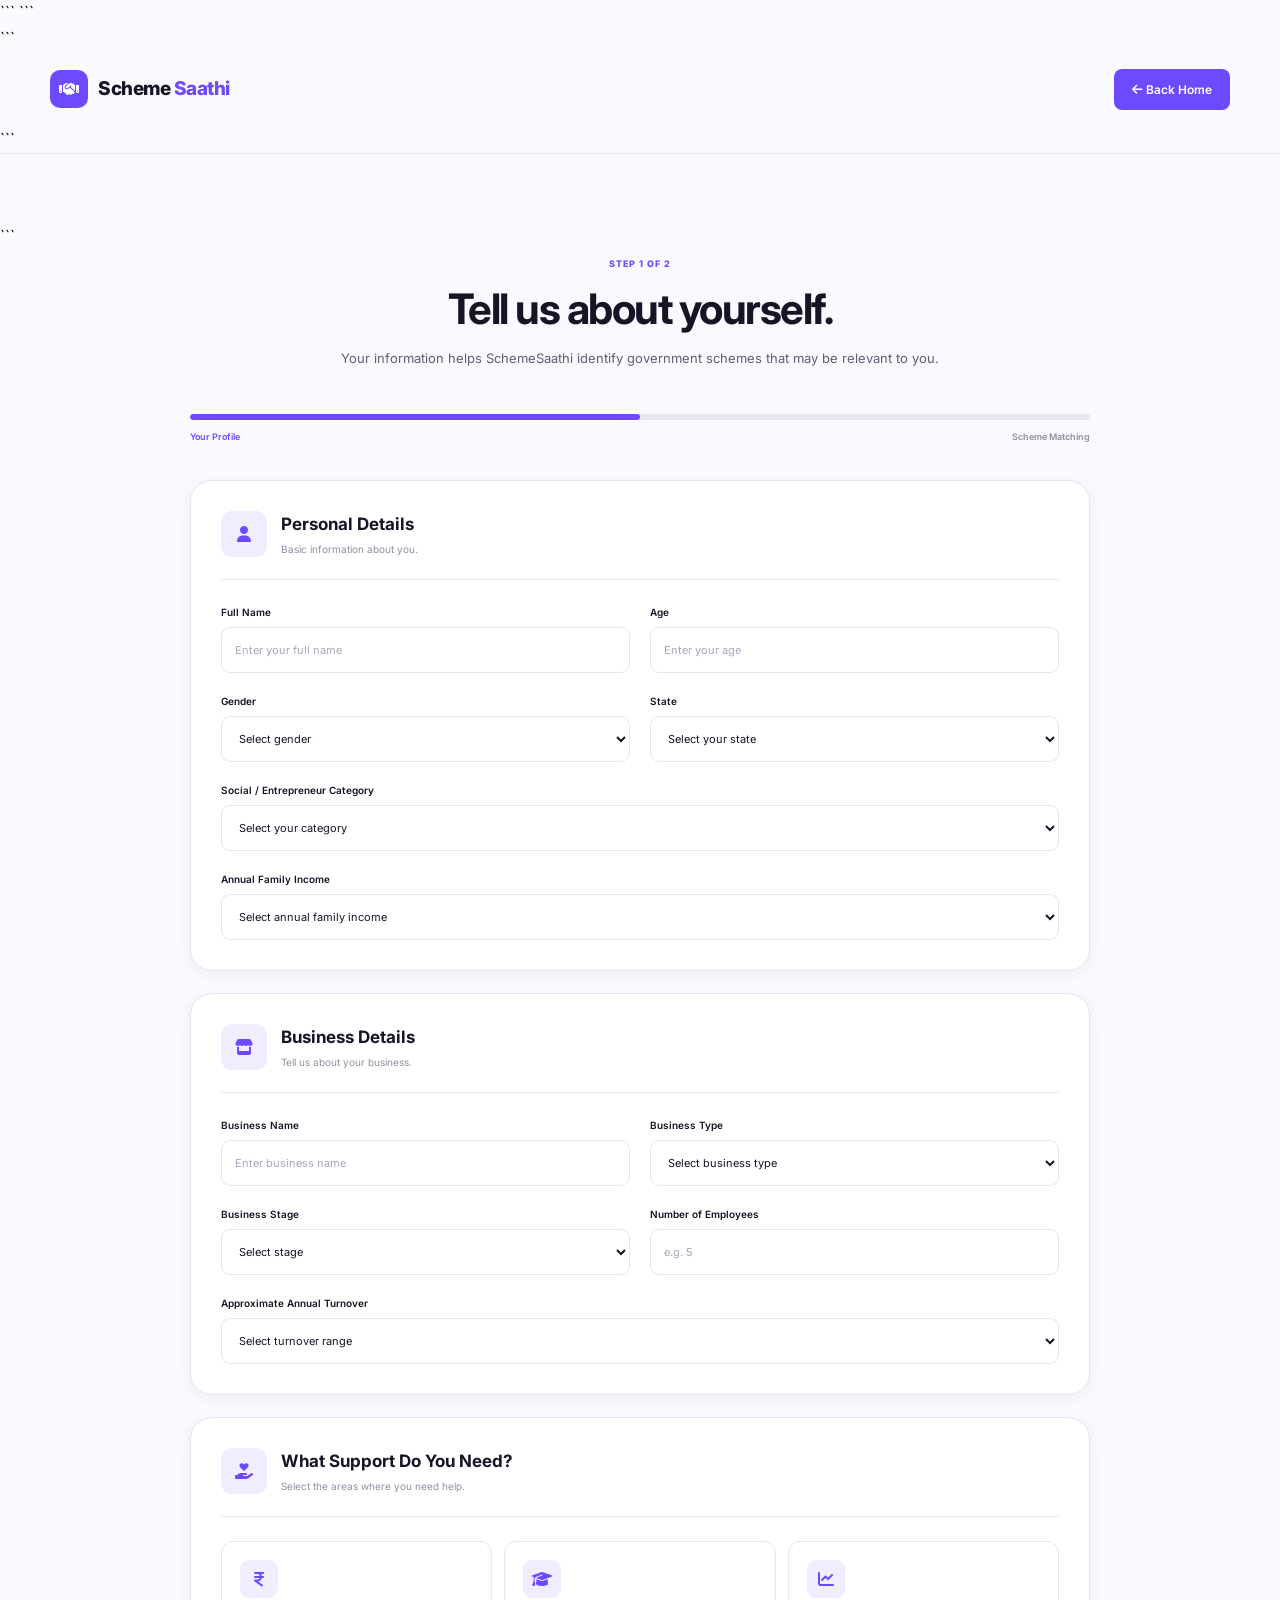
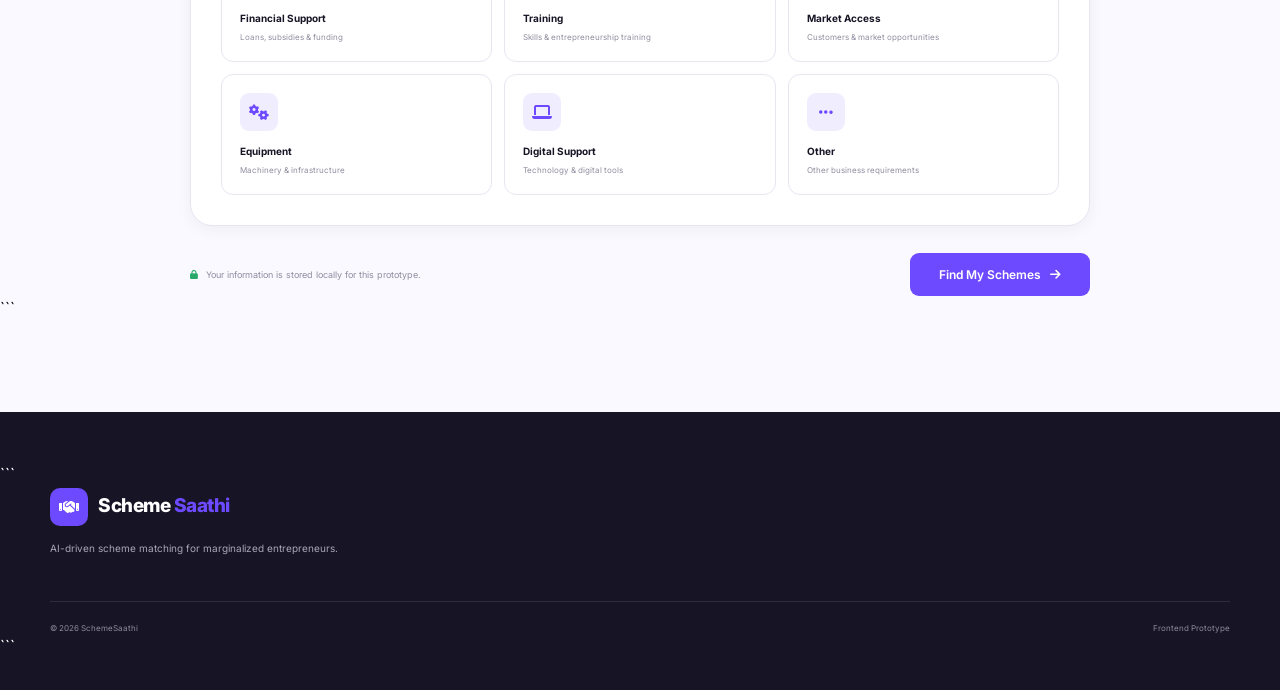
<file: results.html>
<!DOCTYPE html>
<html lang="en">

<head>

    <meta charset="UTF-8">

    <meta name="viewport"
          content="width=device-width, initial-scale=1.0">

    <title>Your Schemes | SchemeSaathi</title>

    <link rel="stylesheet"
          href="style.css">

    <link rel="preconnect"
          href="https://fonts.googleapis.com">

    <link rel="preconnect"
          href="https://fonts.googleapis.com"
          crossorigin>

    <link href="https://fonts.googleapis.com/css2?family=Inter:wght@400;500;600;700;800&display=swap"
          rel="stylesheet">

    <link rel="stylesheet"
          href="https://cdnjs.cloudflare.com/ajax/libs/font-awesome/6.5.2/css/all.min.css">

</head>


<body>


<!-- =========================================
     NAVBAR
========================================= -->

<header class="navbar">

    <div class="container nav-container">

        <a href="index.html"
           class="logo">

            <div class="logo-icon">

                <i class="fa-solid fa-handshake"></i>

            </div>

            <span>
                Scheme<span class="logo-highlight">
                    Saathi
                </span>
            </span>

        </a>


        <a href="profile.html"
           class="nav-button">

            <i class="fa-solid fa-user-pen"></i>

            Edit Profile

        </a>

    </div>

</header>



<!-- =========================================
     RESULTS PAGE
========================================= -->

<main class="results-page">

    <div class="container results-container">


        <!-- =================================
             PAGE HEADER
        ================================== -->

        <section class="results-page-header">

            <span class="section-label">
                PERSONALIZED RESULTS
            </span>

            <h1>
                Schemes matched for you.
            </h1>

            <p>
                Based on your profile, business needs
                and eligibility criteria, these schemes
                may be relevant to you.
            </p>

        </section>



        <!-- =================================
             PROFILE SUMMARY
        ================================== -->

        <section class="results-profile">

            <div class="results-profile-icon">

                <i class="fa-solid fa-user"></i>

            </div>


            <div class="results-profile-info">

                <strong id="userName">
                    User
                </strong>

                <span id="userSummary">
                    Your profile
                </span>

            </div>


            <a href="profile.html"
               class="secondary-button">

                <i class="fa-solid fa-pen"></i>

                Edit Profile

            </a>

        </section>



        <!-- =================================
             RESULTS TOP
        ================================== -->

        <div class="results-top">

            <div>

                <span class="section-label">
                    ELIGIBLE SCHEMES
                </span>

                <h2>
                    Recommended for you
                </h2>

            </div>


            <div class="result-number">

                <strong id="schemeCount">
                    0
                </strong>

                <span>
                    schemes found
                </span>

            </div>

        </div>



        <!-- =================================
             COMPARE BUTTON
        ================================== -->

        <div class="results-compare">

            <a href="compare.html"
               class="secondary-button">

                <i class="fa-solid fa-scale-balanced"></i>

                Compare Schemes

            </a>

        </div>



        <!-- =================================
             SCHEMES
        ================================== -->

        <section id="resultsList"
                 class="results-list">

        </section>



        <!-- =================================
             EMPTY STATE
        ================================== -->

        <section id="emptyState"
                 class="empty-state"
                 style="display:none;">

            <div class="empty-icon">

                <i class="fa-solid fa-magnifying-glass"></i>

            </div>


            <h3>
                No matching schemes found
            </h3>


            <p>
                Try updating your profile information
                or business requirements.
            </p>


            <a href="profile.html"
               class="primary-button">

                Update Profile

                <i class="fa-solid fa-arrow-right"></i>

            </a>

        </section>



        <!-- =================================
             INFO
        ================================== -->

        <section class="results-info">

            <div class="results-info-icon">

                <i class="fa-solid fa-circle-info"></i>

            </div>


            <div>

                <strong>
                    Why these schemes?
                </strong>


                <p>
                    SchemeSaathi first checks eligibility
                    requirements and then considers your
                    business needs to identify relevant
                    schemes.
                </p>

            </div>

        </section>


    </div>

</main>



<!-- =========================================
     FOOTER
========================================= -->

<footer class="footer">

    <div class="container footer-container">

        <div class="footer-brand">

            <a href="index.html"
               class="logo">

                <div class="logo-icon">

                    <i class="fa-solid fa-handshake"></i>

                </div>

                <span>
                    Scheme<span class="logo-highlight">
                        Saathi
                    </span>
                </span>

            </a>


            <p>
                AI-driven scheme matching for
                marginalized entrepreneurs.
            </p>

        </div>


        <div class="footer-bottom">

            <span>
                © 2026 SchemeSaathi
            </span>


            <span>
                Frontend Prototype
            </span>

        </div>

    </div>

</footer>


<script src="scheme-data.js"></script>
<script src="results.js"></script>

</body>

</html>
</file>
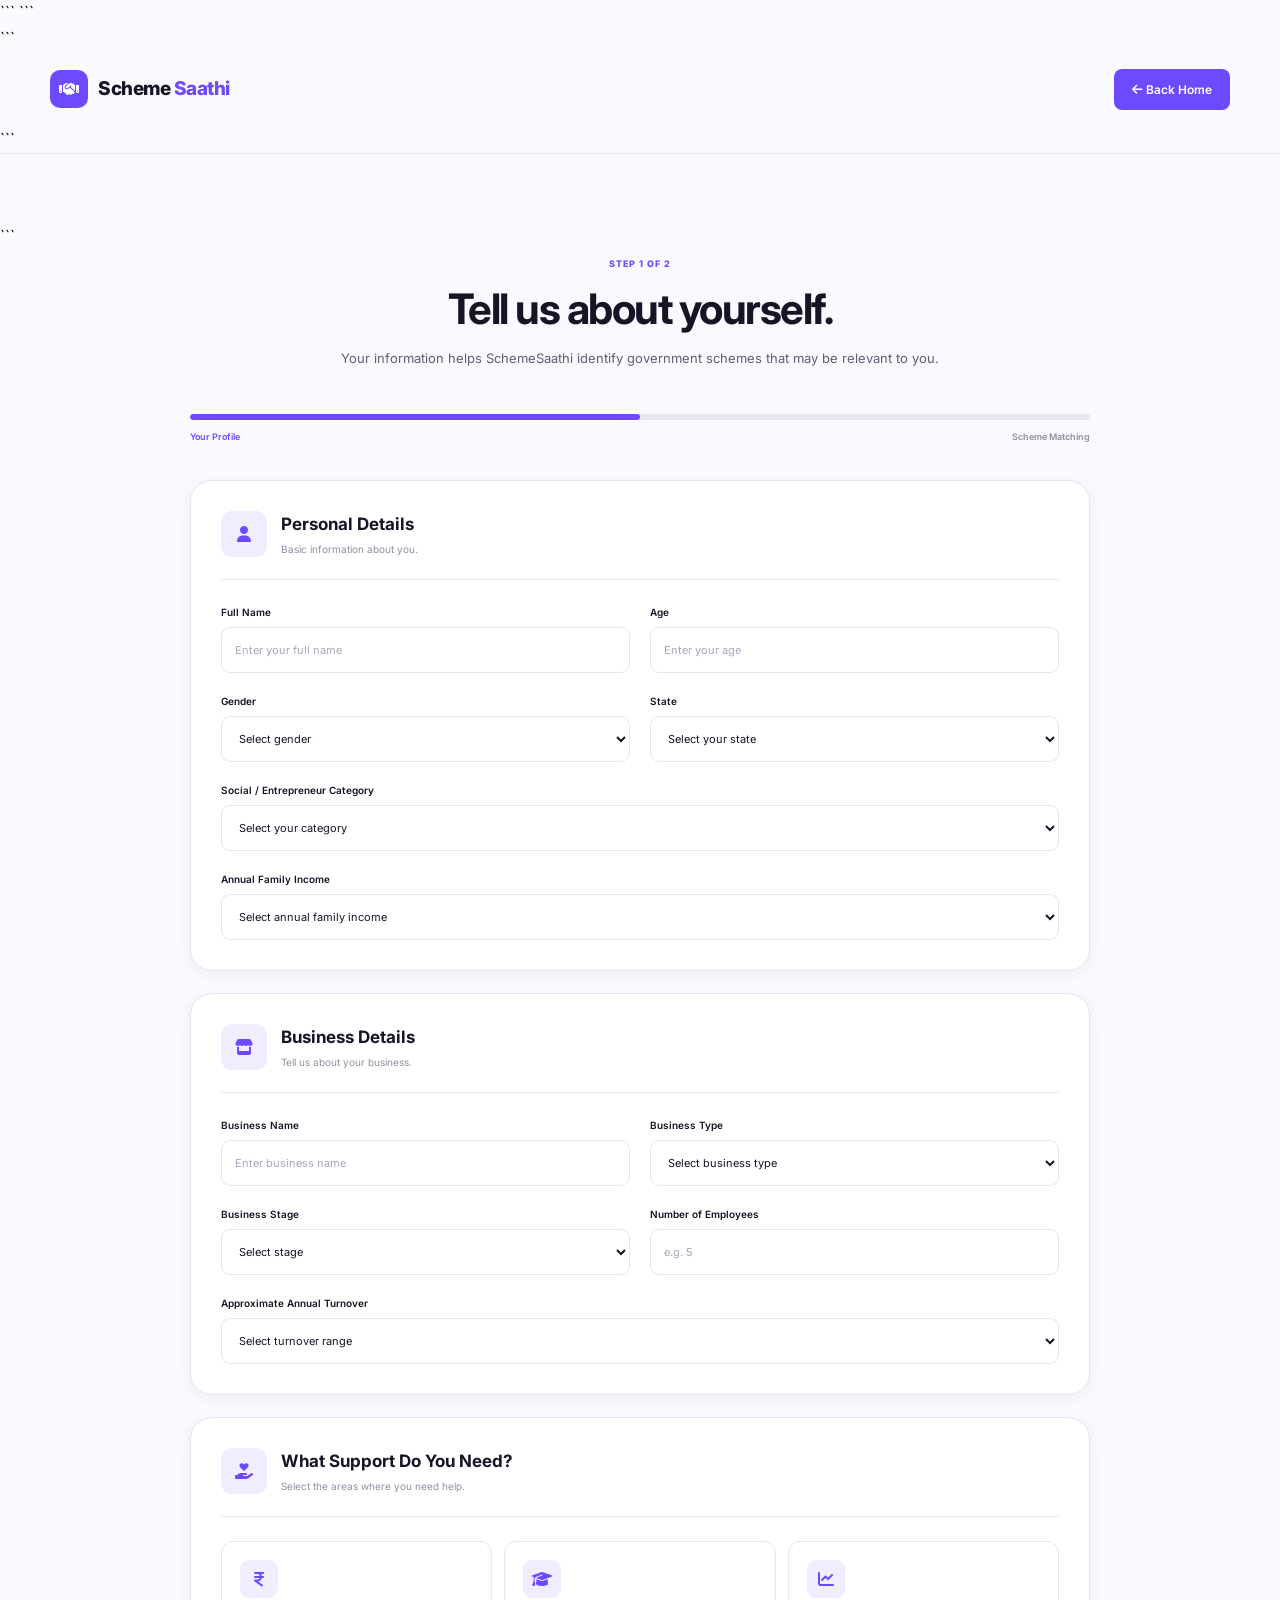
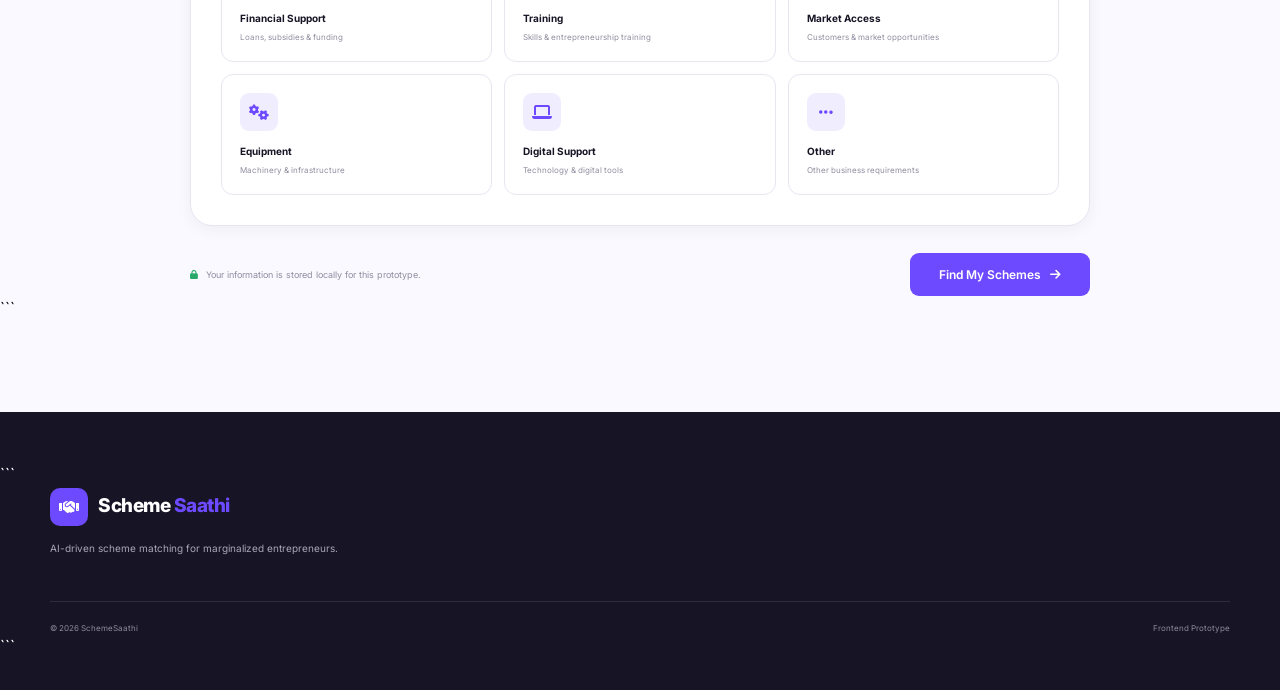
<file: scheme-details.html>
<!DOCTYPE html>
<html lang="en">

<head>

    <meta charset="UTF-8">

    <meta name="viewport"
          content="width=device-width, initial-scale=1.0">

    <title>Scheme Details | SchemeSaathi</title>


    <!-- Main CSS -->
    <link rel="stylesheet"
          href="style.css">


    <!-- Google Fonts -->
    <link rel="preconnect"
          href="https://fonts.googleapis.com">

    <link rel="preconnect"
          href="https://fonts.gstatic.com"
          crossorigin>

    <link href="https://fonts.googleapis.com/css2?family=Inter:wght@400;500;600;700;800&display=swap"
          rel="stylesheet">


    <!-- Font Awesome -->
    <link rel="stylesheet"
          href="https://cdnjs.cloudflare.com/ajax/libs/font-awesome/6.5.2/css/all.min.css">

</head>


<body>


<!-- =====================================================
     NAVBAR
===================================================== -->

<header class="navbar">

    <div class="container nav-container">


        <!-- LOGO -->

        <a href="index.html"
           class="logo">

            <div class="logo-icon">

                <i class="fa-solid fa-handshake"></i>

            </div>

            <span>
                Scheme<span class="logo-highlight">Saathi</span>
            </span>

        </a>


        <!-- BACK BUTTON -->

        <a href="results.html"
           class="nav-button">

            <i class="fa-solid fa-arrow-left"></i>

            Back to Results

        </a>

    </div>

</header>



<!-- =====================================================
     MAIN PAGE
===================================================== -->

<main class="scheme-details-page">

    <div class="container scheme-details-container">


        <!-- =================================================
             SCHEME HERO
        ================================================= -->

        <section class="scheme-details-header">


            <!-- ICON -->

            <div class="scheme-details-icon">

                <i id="schemeIcon"
                   class="fa-solid fa-building-columns">
                </i>

            </div>


            <!-- TITLE + DESCRIPTION -->

            <div class="scheme-details-heading">

                <span id="schemeCategory"
                      class="section-label">

                    GOVERNMENT SCHEME

                </span>


                <h1 id="schemeName">

                    Scheme Name

                </h1>


                <p id="schemeDescription">

                    Scheme description

                </p>

            </div>


            <!-- ELIGIBILITY BADGE -->

            <div id="eligibilityBadge"
                 class="details-eligible-badge">

                <i class="fa-solid fa-circle-check"></i>

                Eligible

            </div>

        </section>



        <!-- =================================================
             PERSONALIZED MATCH
        ================================================= -->

        <section class="details-match-card">


            <div class="details-match-top">


                <div>

                    <span class="section-label">

                        PERSONALIZED MATCH

                    </span>


                    <h2>

                        Why this scheme matches you

                    </h2>

                    <p class="details-match-description">

                        SchemeSaathi compares your profile
                        with the scheme's requirements and
                        identifies how closely they align.

                    </p>

                </div>


                <!-- SCORE -->

                <strong id="matchPercentage">

                    0%

                </strong>

            </div>


            <!-- PROGRESS -->

            <div class="details-match-track">

                <div id="matchBar"
                     class="details-match-fill">
                </div>

            </div>


        </section>



        <!-- =================================================
             WHY THIS SCHEME
        ================================================= -->

        <section class="details-section">


            <div class="details-section-header">


                <div class="details-section-icon">

                    <i class="fa-solid fa-lightbulb"></i>

                </div>


                <div>

                    <h2>

                        Why did I get this recommendation?

                    </h2>

                    <p>

                        SchemeSaathi explains the factors
                        behind your recommendation.

                    </p>

                </div>

            </div>


            <div id="schemeReason"
                 class="details-content-box">

            </div>


        </section>



        <!-- =================================================
             BENEFITS
        ================================================= -->

        <section class="details-section">


            <div class="details-section-header">


                <div class="details-section-icon">

                    <i class="fa-solid fa-hand-holding-heart"></i>

                </div>


                <div>

                    <h2>

                        Benefits

                    </h2>

                    <p>

                        What this scheme may provide.

                    </p>

                </div>

            </div>


            <div id="schemeBenefits"
                 class="benefits-grid">

            </div>


        </section>



        <!-- =================================================
             ELIGIBILITY
        ================================================= -->

        <section class="details-section">


            <div class="details-section-header">


                <div class="details-section-icon">

                    <i class="fa-solid fa-circle-check"></i>

                </div>


                <div>

                    <h2>

                        Eligibility Criteria

                    </h2>

                    <p>

                        Key requirements for this scheme.

                    </p>

                </div>

            </div>


            <div id="eligibilityList"
                 class="eligibility-list">

            </div>


        </section>



        <!-- =================================================
             WHAT AM I MISSING?
        ================================================= -->

        <section class="details-section gap-section">


            <div class="details-section-header">


                <div class="details-section-icon gap-icon">

                    <i class="fa-solid fa-triangle-exclamation"></i>

                </div>


                <div>

                    <h2>

                        What am I missing?

                    </h2>

                    <p>

                        Check whether anything is still
                        required before applying.

                    </p>

                </div>

            </div>


            <div id="missingRequirements"
                 class="missing-list">

            </div>


        </section>



        <!-- =================================================
             DOCUMENT CHECKLIST
        ================================================= -->

        <section class="details-section">


            <div class="details-section-header">


                <div class="details-section-icon">

                    <i class="fa-solid fa-file-lines"></i>

                </div>


                <div>

                    <h2>

                        Document Checklist

                    </h2>

                    <p>

                        Track the documents you may need
                        during the application process.

                    </p>

                </div>

            </div>



            <!-- CHECKLIST PROGRESS -->

            <div class="checklist-progress">


                <div class="checklist-progress-top">

                    <span>

                        Application readiness

                    </span>


                    <strong id="checklistCount">

                        0 / 0 completed

                    </strong>

                </div>


                <div class="checklist-progress-track">

                    <div id="checklistProgressBar"
                         class="checklist-progress-fill">
                    </div>

                </div>

            </div>



            <!-- DOCUMENTS -->

            <div id="documentList"
                 class="document-list">

            </div>



            <!-- CHECKLIST FOOTER -->

            <div class="checklist-footer">


                <div class="checklist-status">

                    <i class="fa-solid fa-circle-info"></i>

                    <span id="checklistMessage">

                        Complete your document checklist
                        before applying.

                    </span>

                </div>


                <button
                    type="button"
                    id="resetChecklist"
                    class="checklist-reset">

                    <i class="fa-solid fa-rotate-left"></i>

                    Reset Checklist

                </button>

            </div>


        </section>



        <!-- =================================================
             OFFICIAL APPLICATION
        ================================================= -->

        <section class="apply-section">


            <div class="apply-content">


                <span class="section-label">

                    OFFICIAL APPLICATION

                </span>


                <h2>

                    Ready to apply?

                </h2>


                <p>

                    Always verify the latest eligibility
                    requirements, documents and application
                    instructions on the official government
                    portal before applying.

                </p>

            </div>


            <a id="officialLink"
               href="#"
               target="_blank"
               rel="noopener noreferrer"
               class="apply-button">

                Visit Official Portal

                <i class="fa-solid fa-arrow-up-right-from-square"></i>

            </a>


        </section>



        <!-- =================================================
             BACK TO RESULTS
        ================================================= -->

        <div class="details-back">


            <a href="results.html"
               class="secondary-button">

                <i class="fa-solid fa-arrow-left"></i>

                Back to All Schemes

            </a>


        </div>


    </div>

</main>



<!-- =====================================================
     FOOTER
===================================================== -->

<footer class="footer">

    <div class="container footer-container">


        <!-- FOOTER BRAND -->

        <div class="footer-brand">


            <a href="index.html"
               class="logo">

                <div class="logo-icon">

                    <i class="fa-solid fa-handshake"></i>

                </div>

                <span>

                    Scheme<span class="logo-highlight">
                        Saathi
                    </span>

                </span>

            </a>


            <p>

                AI-driven scheme matching for
                marginalized entrepreneurs.

            </p>

        </div>



        <!-- FOOTER BOTTOM -->

        <div class="footer-bottom">

            <span>

                © 2026 SchemeSaathi

            </span>


            <span>

                Frontend Prototype

            </span>

        </div>


    </div>

</footer>



<!-- =====================================================
     JAVASCRIPT
===================================================== -->

<script src="scheme-details.js"></script>


</body>

</html>
</file>
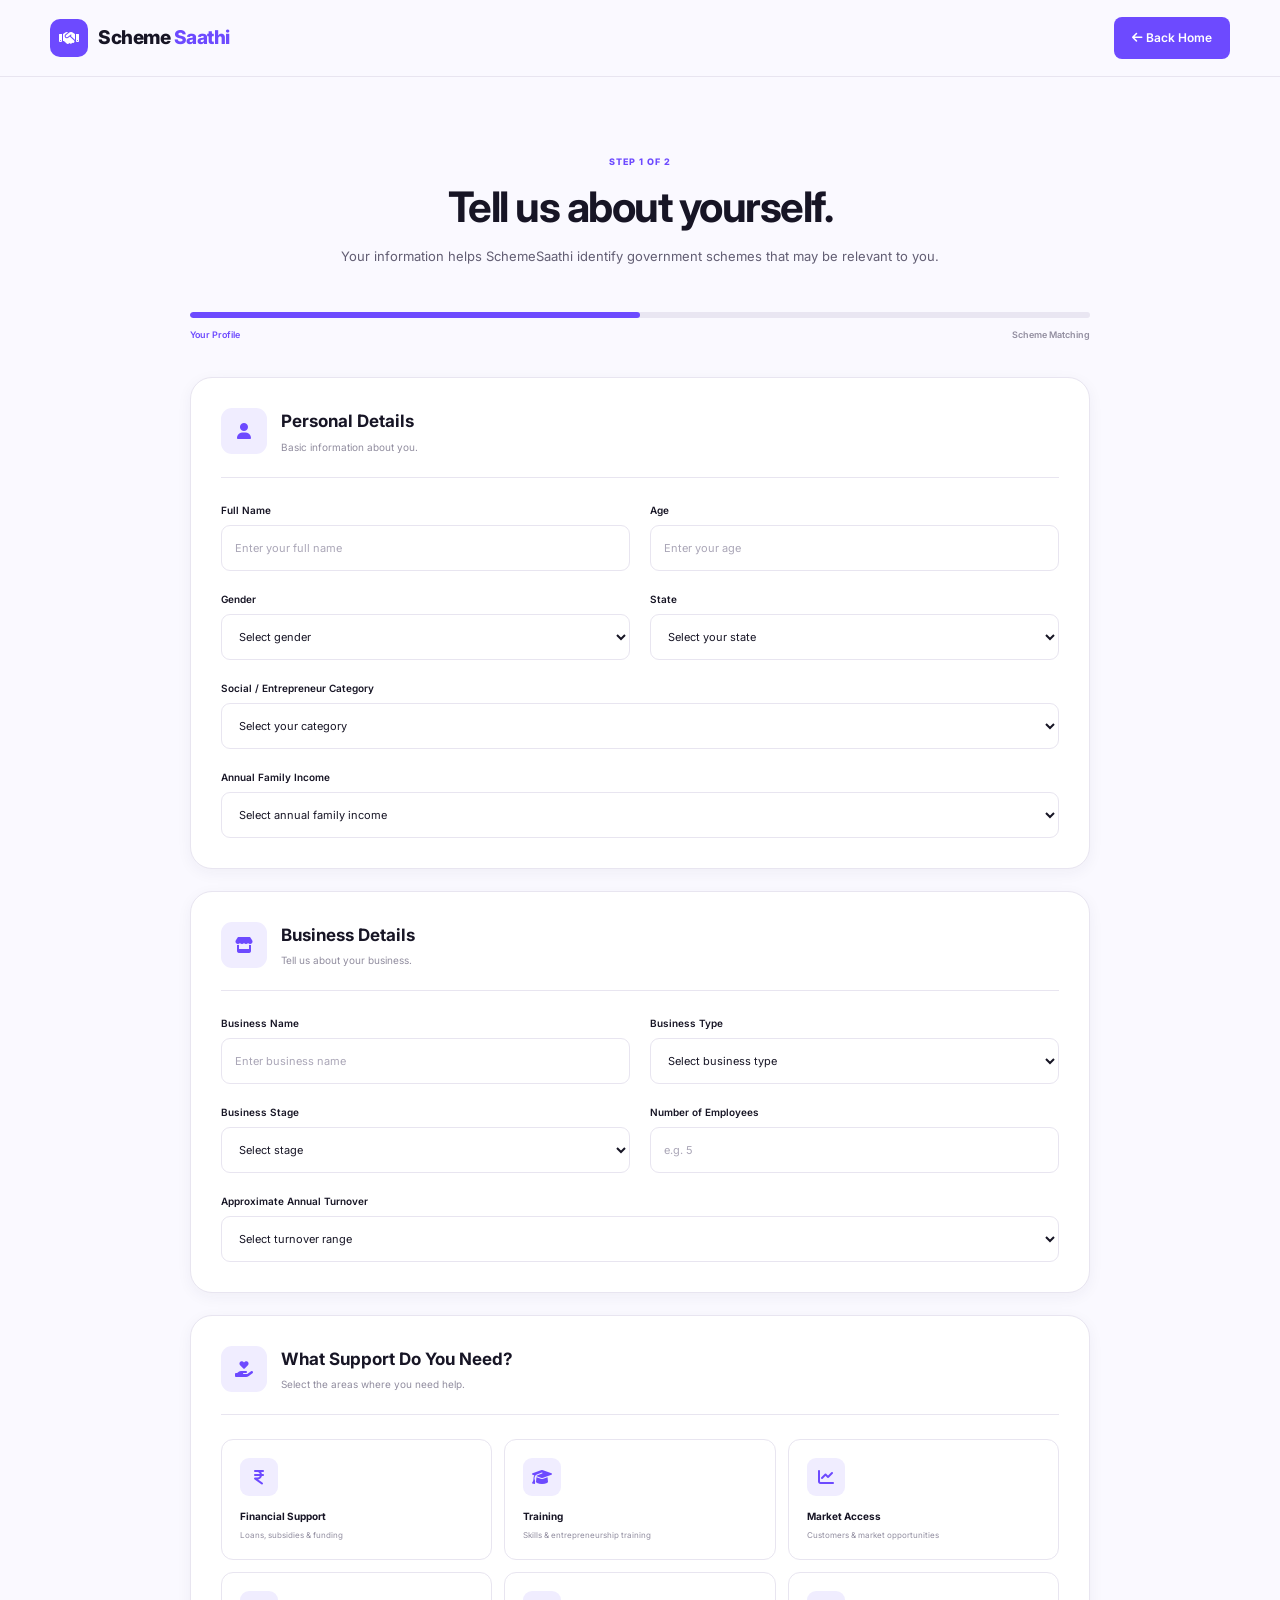
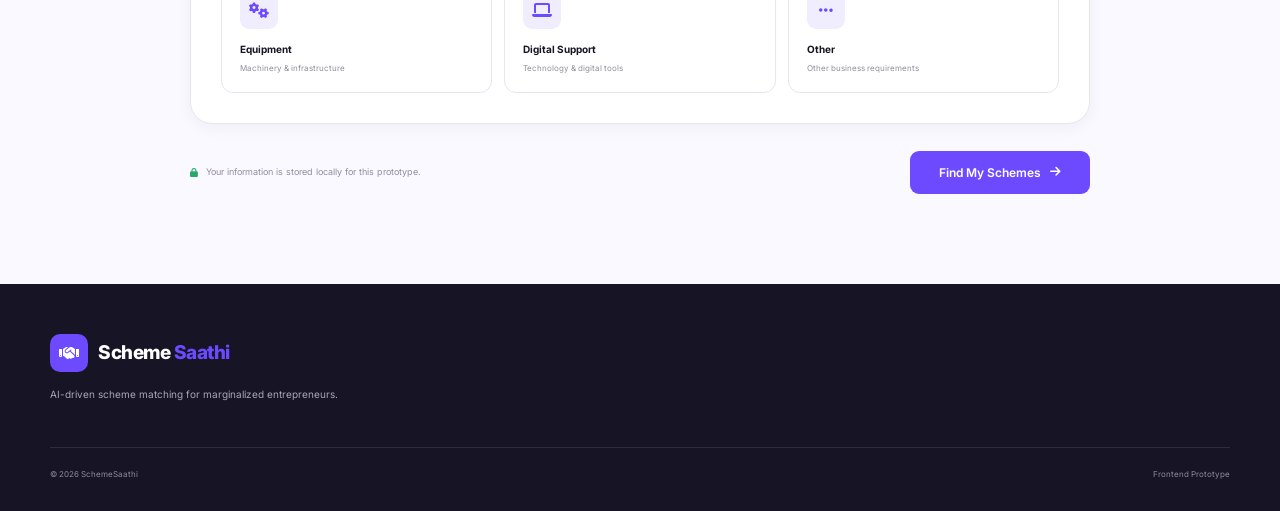
<file: Frontend/profile.html>
<!DOCTYPE html>

<html lang="en">

<head>


<meta charset="UTF-8">

<meta name="viewport"
      content="width=device-width, initial-scale=1.0">

<title>Create Profile | SchemeSaathi</title>

<link rel="stylesheet"
      href="style.css">

<link rel="preconnect"
      href="https://fonts.googleapis.com">

<link rel="preconnect"
      href="https://fonts.gstatic.com"
      crossorigin>

<link href="https://fonts.googleapis.com/css2?family=Inter:wght@400;500;600;700;800&display=swap"
      rel="stylesheet">

<link rel="stylesheet"
      href="https://cdnjs.cloudflare.com/ajax/libs/font-awesome/6.5.2/css/all.min.css">


</head>

<body>

<!-- =========================================
     NAVBAR
========================================= -->

<header class="navbar">


<div class="container nav-container">

    <a href="index.html"
       class="logo">

        <div class="logo-icon">
            <i class="fa-solid fa-handshake"></i>
        </div>

        <span>
            Scheme<span class="logo-highlight">
                Saathi
            </span>
        </span>

    </a>


    <a href="index.html"
       class="nav-button">

        <i class="fa-solid fa-arrow-left"></i>

        Back Home

    </a>

</div>


</header>

<!-- =========================================
     PROFILE PAGE
========================================= -->

<main class="profile-page">


<div class="container profile-container">


    <!-- PAGE HEADER -->

    <div class="profile-heading">

        <span class="section-label">
            STEP 1 OF 2
        </span>

        <h1>
            Tell us about yourself.
        </h1>

        <p>
            Your information helps SchemeSaathi
            identify government schemes that may
            be relevant to you.
        </p>

    </div>



    <!-- PROGRESS -->

    <div class="profile-progress">

        <div class="progress-track">

            <div class="progress-fill"></div>

        </div>

        <div class="progress-labels">

            <span class="active">
                Your Profile
            </span>

            <span>
                Scheme Matching
            </span>

        </div>

    </div>



    <!-- FORM -->

    <form id="profileForm"
          class="profile-form">


        <!-- =================================
             PERSONAL DETAILS
        ================================== -->

        <section class="profile-section">

            <div class="profile-section-header">

                <div class="section-icon">

                    <i class="fa-solid fa-user"></i>

                </div>

                <div>

                    <h2>
                        Personal Details
                    </h2>

                    <p>
                        Basic information about you.
                    </p>

                </div>

            </div>


            <div class="form-grid">


                <!-- FULL NAME -->

                <div class="form-group">

                    <label for="name">
                        Full Name
                    </label>

                    <input
                        type="text"
                        id="name"
                        name="name"
                        placeholder="Enter your full name"
                        required
                    >

                </div>


                <!-- AGE -->

                <div class="form-group">

                    <label for="age">
                        Age
                    </label>

                    <input
                        type="number"
                        id="age"
                        name="age"
                        placeholder="Enter your age"
                        min="18"
                        max="100"
                        required
                    >

                </div>


                <!-- GENDER -->

                <div class="form-group">

                    <label for="gender">
                        Gender
                    </label>

                    <select
                        id="gender"
                        name="gender"
                        required
                    >

                        <option value="">
                            Select gender
                        </option>

                        <option value="male">
                            Male
                        </option>

                        <option value="female">
                            Female
                        </option>

                        <option value="other">
                            Other
                        </option>

                        <option value="prefer-not">
                            Prefer not to say
                        </option>

                    </select>

                </div>


                <!-- STATE -->

                <div class="form-group">

                    <label for="state">
                        State
                    </label>

                    <select
                        id="state"
                        name="state"
                        required
                    >

                        <option value="">
                            Select your state
                        </option>

                        <option value="west-bengal">
                            West Bengal
                        </option>

                        <option value="odisha">
                            Odisha
                        </option>

                        <option value="bihar">
                            Bihar
                        </option>

                        <option value="jharkhand">
                            Jharkhand
                        </option>

                        <option value="assam">
                            Assam
                        </option>

                        <option value="delhi">
                            Delhi
                        </option>

                        <option value="maharashtra">
                            Maharashtra
                        </option>

                        <option value="uttar-pradesh">
                            Uttar Pradesh
                        </option>

                        <option value="other">
                            Other
                        </option>

                    </select>

                </div>


                <!-- CATEGORY -->

                <div class="form-group full-width">

                    <label for="category">
                        Social / Entrepreneur Category
                    </label>

                    <select
                        id="category"
                        name="category"
                        required
                    >

                        <option value="">
                            Select your category
                        </option>

                        <option value="sc">
                            Scheduled Caste (SC)
                        </option>

                        <option value="st">
                            Scheduled Tribe (ST)
                        </option>

                        <option value="obc">
                            Other Backward Class (OBC)
                        </option>

                        <option value="minority">
                            Minority Community
                        </option>

                        <option value="women">
                            Woman Entrepreneur
                        </option>

                        <option value="person-with-disability">
                            Person with Disability
                        </option>

                        <option value="general">
                            General
                        </option>

                        <option value="other">
                            Other
                        </option>

                    </select>

                </div>


                <!-- ANNUAL FAMILY INCOME -->

                <div class="form-group full-width">

                    <label for="annualIncome">
                        Annual Family Income
                    </label>

                    <select
                        id="annualIncome"
                        name="annualIncome"
                        required
                    >

                        <option value="">
                            Select annual family income
                        </option>

                        <option value="below-1l">
                            Below ₹1 Lakh
                        </option>

                        <option value="1-2.5l">
                            ₹1 – ₹2.5 Lakh
                        </option>

                        <option value="2.5-5l">
                            ₹2.5 – ₹5 Lakh
                        </option>

                        <option value="5-8l">
                            ₹5 – ₹8 Lakh
                        </option>

                        <option value="8-10l">
                            ₹8 – ₹10 Lakh
                        </option>

                        <option value="above-10l">
                            Above ₹10 Lakh
                        </option>

                    </select>

                </div>

            </div>

        </section>



        <!-- =================================
             BUSINESS DETAILS
        ================================== -->

        <section class="profile-section">

            <div class="profile-section-header">

                <div class="section-icon">

                    <i class="fa-solid fa-store"></i>

                </div>

                <div>

                    <h2>
                        Business Details
                    </h2>

                    <p>
                        Tell us about your business.
                    </p>

                </div>

            </div>


            <div class="form-grid">


                <!-- BUSINESS NAME -->

                <div class="form-group">

                    <label for="businessName">
                        Business Name
                    </label>

                    <input
                        type="text"
                        id="businessName"
                        name="businessName"
                        placeholder="Enter business name"
                        required
                    >

                </div>


                <!-- BUSINESS TYPE -->

                <div class="form-group">

                    <label for="businessType">
                        Business Type
                    </label>

                    <select
                        id="businessType"
                        name="businessType"
                        required
                    >

                        <option value="">
                            Select business type
                        </option>

                        <option value="manufacturing">
                            Manufacturing
                        </option>

                        <option value="retail">
                            Retail
                        </option>

                        <option value="service">
                            Service
                        </option>

                        <option value="agriculture">
                            Agriculture
                        </option>

                        <option value="food">
                            Food & Food Processing
                        </option>

                        <option value="technology">
                            Technology
                        </option>

                        <option value="handicraft">
                            Handicraft
                        </option>

                        <option value="other">
                            Other
                        </option>

                    </select>

                </div>


                <!-- BUSINESS STAGE -->

                <div class="form-group">

                    <label for="businessStage">
                        Business Stage
                    </label>

                    <select
                        id="businessStage"
                        name="businessStage"
                        required
                    >

                        <option value="">
                            Select stage
                        </option>

                        <option value="idea">
                            Business Idea
                        </option>

                        <option value="startup">
                            Startup
                        </option>

                        <option value="existing">
                            Existing Business
                        </option>

                        <option value="expansion">
                            Looking to Expand
                        </option>

                    </select>

                </div>


                <!-- EMPLOYEES -->

                <div class="form-group">

                    <label for="employees">
                        Number of Employees
                    </label>

                    <input
                        type="number"
                        id="employees"
                        name="employees"
                        placeholder="e.g. 5"
                        min="0"
                        required
                    >

                </div>


                <!-- TURNOVER -->

                <div class="form-group full-width">

                    <label for="annualTurnover">
                        Approximate Annual Turnover
                    </label>

                    <select
                        id="annualTurnover"
                        name="annualTurnover"
                        required
                    >

                        <option value="">
                            Select turnover range
                        </option>

                        <option value="below-1l">
                            Below ₹1 Lakh
                        </option>

                        <option value="1-5l">
                            ₹1 – ₹5 Lakh
                        </option>

                        <option value="5-10l">
                            ₹5 – ₹10 Lakh
                        </option>

                        <option value="10-25l">
                            ₹10 – ₹25 Lakh
                        </option>

                        <option value="25l-1cr">
                            ₹25 Lakh – ₹1 Crore
                        </option>

                        <option value="above-1cr">
                            Above ₹1 Crore
                        </option>

                    </select>

                </div>

            </div>

        </section>



        <!-- =================================
             SUPPORT REQUIRED
        ================================== -->

        <section class="profile-section">

            <div class="profile-section-header">

                <div class="section-icon">

                    <i class="fa-solid fa-hand-holding-heart"></i>

                </div>

                <div>

                    <h2>
                        What Support Do You Need?
                    </h2>

                    <p>
                        Select the areas where you need help.
                    </p>

                </div>

            </div>


            <div class="support-grid">


                <!-- FINANCE -->

                <label class="support-card">

                    <input
                        type="checkbox"
                        name="support"
                        value="finance"
                    >

                    <div class="support-icon">

                        <i class="fa-solid fa-indian-rupee-sign"></i>

                    </div>

                    <strong>
                        Financial Support
                    </strong>

                    <span>
                        Loans, subsidies & funding
                    </span>

                </label>


                <!-- TRAINING -->

                <label class="support-card">

                    <input
                        type="checkbox"
                        name="support"
                        value="training"
                    >

                    <div class="support-icon">

                        <i class="fa-solid fa-graduation-cap"></i>

                    </div>

                    <strong>
                        Training
                    </strong>

                    <span>
                        Skills & entrepreneurship training
                    </span>

                </label>


                <!-- MARKET -->

                <label class="support-card">

                    <input
                        type="checkbox"
                        name="support"
                        value="market"
                    >

                    <div class="support-icon">

                        <i class="fa-solid fa-chart-line"></i>

                    </div>

                    <strong>
                        Market Access
                    </strong>

                    <span>
                        Customers & market opportunities
                    </span>

                </label>


                <!-- EQUIPMENT -->

                <label class="support-card">

                    <input
                        type="checkbox"
                        name="support"
                        value="equipment"
                    >

                    <div class="support-icon">

                        <i class="fa-solid fa-gears"></i>

                    </div>

                    <strong>
                        Equipment
                    </strong>

                    <span>
                        Machinery & infrastructure
                    </span>

                </label>


                <!-- DIGITAL -->

                <label class="support-card">

                    <input
                        type="checkbox"
                        name="support"
                        value="digital"
                    >

                    <div class="support-icon">

                        <i class="fa-solid fa-laptop"></i>

                    </div>

                    <strong>
                        Digital Support
                    </strong>

                    <span>
                        Technology & digital tools
                    </span>

                </label>


                <!-- OTHER -->

                <label class="support-card">

                    <input
                        type="checkbox"
                        name="support"
                        value="other"
                    >

                    <div class="support-icon">

                        <i class="fa-solid fa-ellipsis"></i>

                    </div>

                    <strong>
                        Other
                    </strong>

                    <span>
                        Other business requirements
                    </span>

                </label>

            </div>

        </section>



        <!-- =================================
             SUBMIT
        ================================== -->

        <div class="profile-submit">

            <div class="privacy-note">

                <i class="fa-solid fa-lock"></i>

                <span>
                    Your information is stored locally
                    for this prototype.
                </span>

            </div>


            <button
                type="submit"
                class="primary-button profile-submit-button"
            >

                Find My Schemes

                <i class="fa-solid fa-arrow-right"></i>

            </button>

        </div>


    </form>

</div>


</main>

<!-- =========================================
     FOOTER
========================================= -->

<footer class="footer">


<div class="container footer-container">

    <div class="footer-brand">

        <a href="index.html"
           class="logo">

            <div class="logo-icon">

                <i class="fa-solid fa-handshake"></i>

            </div>

            <span>
                Scheme<span class="logo-highlight">
                    Saathi
                </span>
            </span>

        </a>

        <p>
            AI-driven scheme matching for
            marginalized entrepreneurs.
        </p>

    </div>


    <div class="footer-bottom">

        <span>
            © 2026 SchemeSaathi
        </span>

        <span>
            Frontend Prototype
        </span>

    </div>

</div>


</footer>

<script src="profile.js"></script>

</body>

</html>
</file>
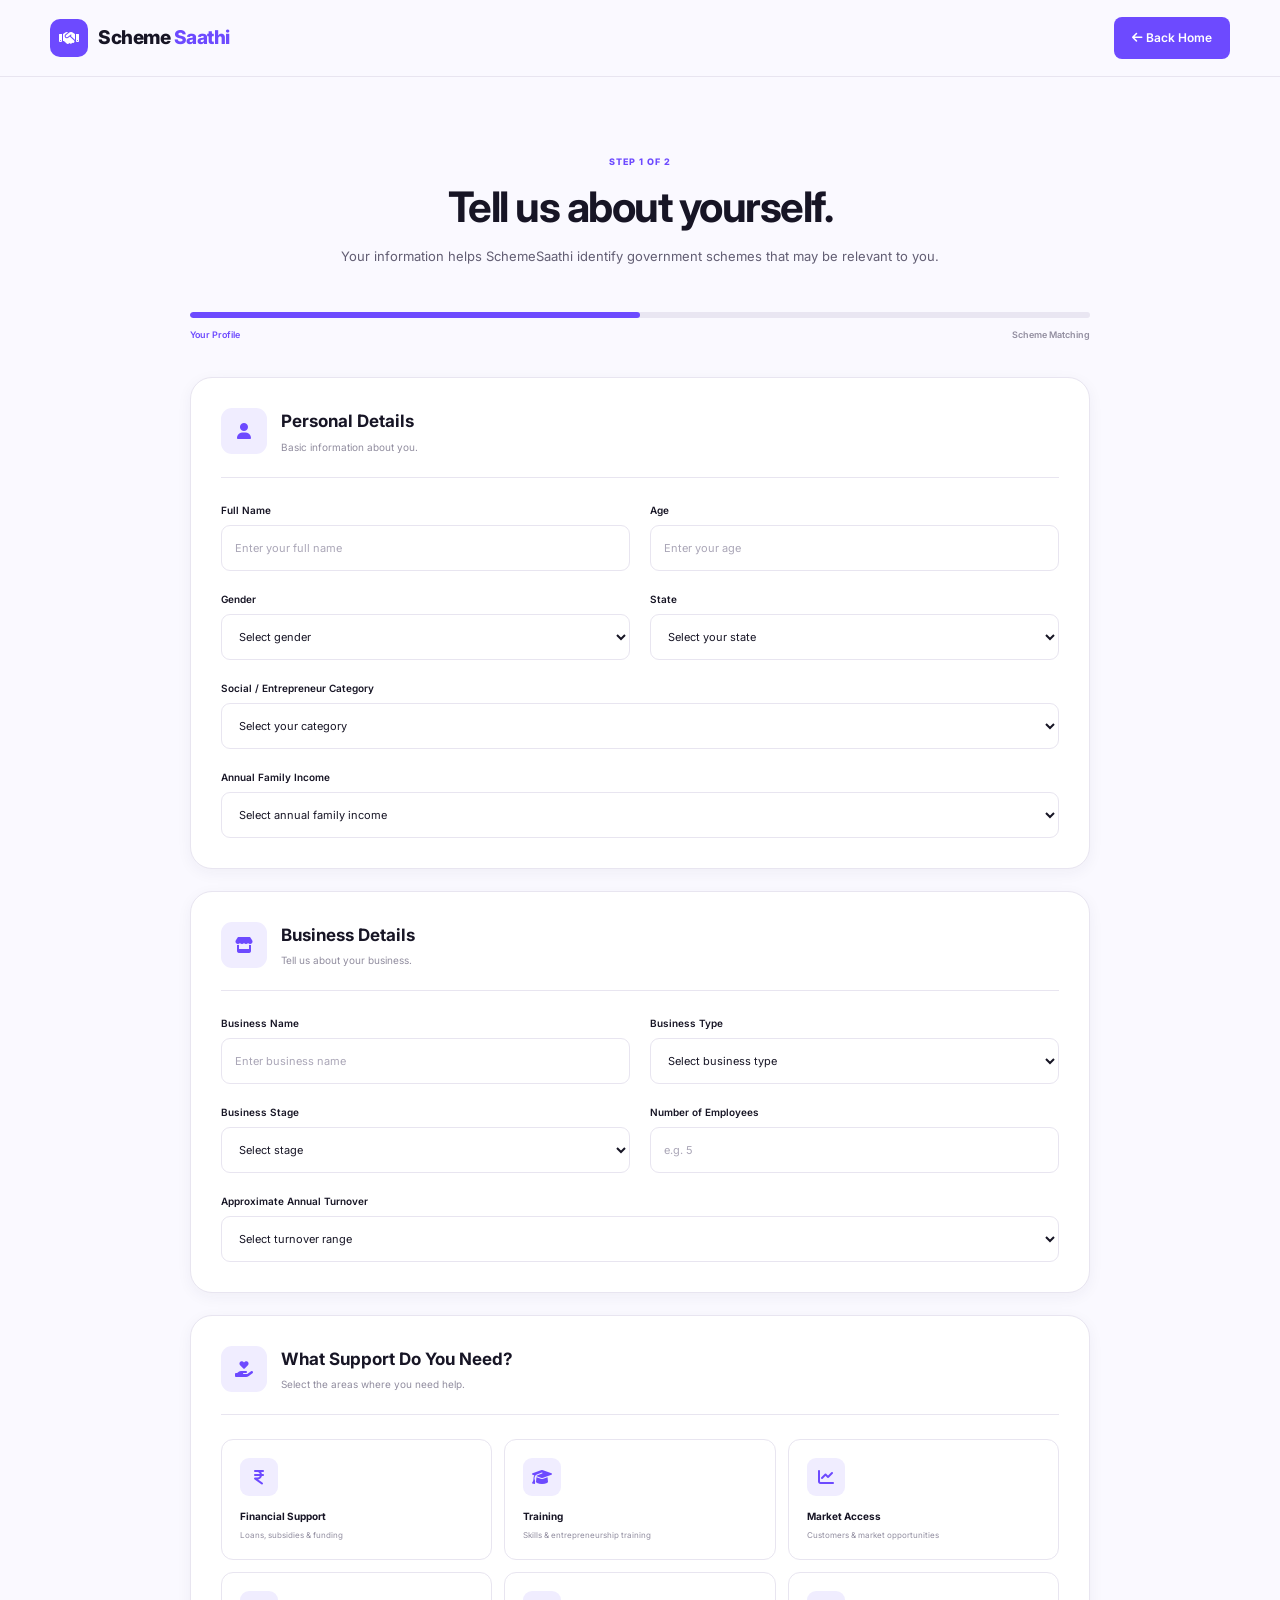
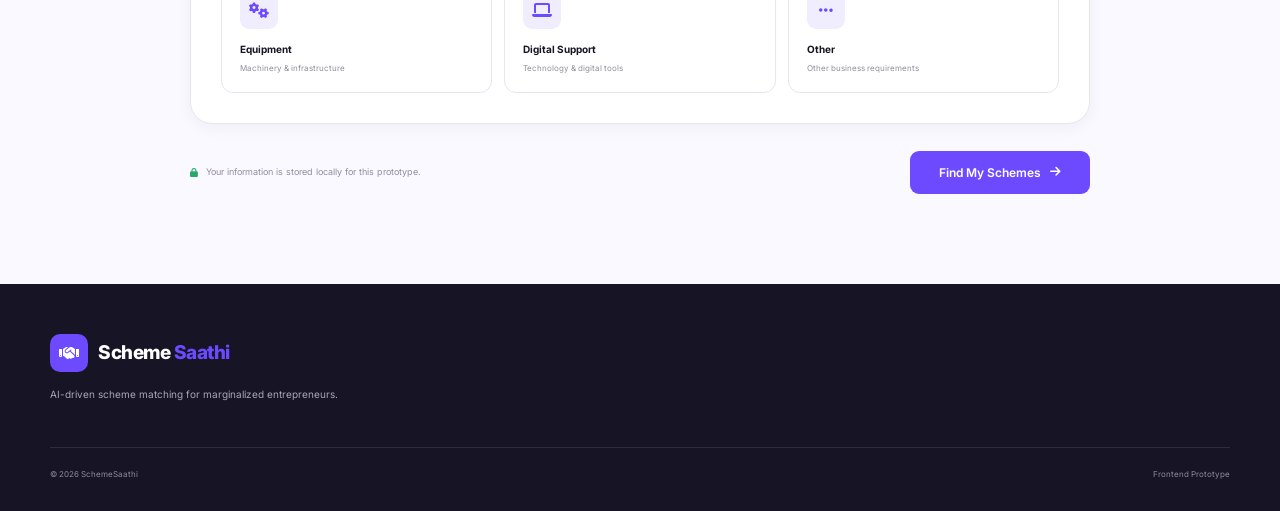
<file: Frontend/results.html>
<!DOCTYPE html>
<html lang="en">

<head>

    <meta charset="UTF-8">

    <meta name="viewport"
          content="width=device-width, initial-scale=1.0">

    <title>Your Schemes | SchemeSaathi</title>

    <link rel="stylesheet"
          href="style.css">

    <link rel="preconnect"
          href="https://fonts.googleapis.com">

    <link rel="preconnect"
          href="https://fonts.googleapis.com"
          crossorigin>

    <link href="https://fonts.googleapis.com/css2?family=Inter:wght@400;500;600;700;800&display=swap"
          rel="stylesheet">

    <link rel="stylesheet"
          href="https://cdnjs.cloudflare.com/ajax/libs/font-awesome/6.5.2/css/all.min.css">

</head>


<body>


<!-- =========================================
     NAVBAR
========================================= -->

<header class="navbar">

    <div class="container nav-container">

        <a href="index.html"
           class="logo">

            <div class="logo-icon">

                <i class="fa-solid fa-handshake"></i>

            </div>

            <span>
                Scheme<span class="logo-highlight">
                    Saathi
                </span>
            </span>

        </a>


        <a href="profile.html"
           class="nav-button">

            <i class="fa-solid fa-user-pen"></i>

            Edit Profile

        </a>

    </div>

</header>



<!-- =========================================
     RESULTS PAGE
========================================= -->

<main class="results-page">

    <div class="container results-container">


        <!-- =================================
             PAGE HEADER
        ================================== -->

        <section class="results-page-header">

            <span class="section-label">
                PERSONALIZED RESULTS
            </span>

            <h1>
                Schemes matched for you.
            </h1>

            <p>
                Based on your profile, business needs
                and eligibility criteria, these schemes
                may be relevant to you.
            </p>

        </section>



        <!-- =================================
             PROFILE SUMMARY
        ================================== -->

        <section class="results-profile">

            <div class="results-profile-icon">

                <i class="fa-solid fa-user"></i>

            </div>


            <div class="results-profile-info">

                <strong id="userName">
                    User
                </strong>

                <span id="userSummary">
                    Your profile
                </span>

            </div>


            <a href="profile.html"
               class="secondary-button">

                <i class="fa-solid fa-pen"></i>

                Edit Profile

            </a>

        </section>



        <!-- =================================
             RESULTS TOP
        ================================== -->

        <div class="results-top">

            <div>

                <span class="section-label">
                    ELIGIBLE SCHEMES
                </span>

                <h2>
                    Recommended for you
                </h2>

            </div>


            <div class="result-number">

                <strong id="schemeCount">
                    0
                </strong>

                <span>
                    schemes found
                </span>

            </div>

        </div>



        <!-- =================================
             COMPARE BUTTON
        ================================== -->

        <div class="results-compare">

            <a href="compare.html"
               class="secondary-button">

                <i class="fa-solid fa-scale-balanced"></i>

                Compare Schemes

            </a>

        </div>



        <!-- =================================
             SCHEMES
        ================================== -->

        <section id="resultsList"
                 class="results-list">

        </section>



        <!-- =================================
             EMPTY STATE
        ================================== -->

        <section id="emptyState"
                 class="empty-state"
                 style="display:none;">

            <div class="empty-icon">

                <i class="fa-solid fa-magnifying-glass"></i>

            </div>


            <h3>
                No matching schemes found
            </h3>


            <p>
                Try updating your profile information
                or business requirements.
            </p>


            <a href="profile.html"
               class="primary-button">

                Update Profile

                <i class="fa-solid fa-arrow-right"></i>

            </a>

        </section>



        <!-- =================================
             INFO
        ================================== -->

        <section class="results-info">

            <div class="results-info-icon">

                <i class="fa-solid fa-circle-info"></i>

            </div>


            <div>

                <strong>
                    Why these schemes?
                </strong>


                <p>
                    SchemeSaathi first checks eligibility
                    requirements and then considers your
                    business needs to identify relevant
                    schemes.
                </p>

            </div>

        </section>


    </div>

</main>



<!-- =========================================
     FOOTER
========================================= -->

<footer class="footer">

    <div class="container footer-container">

        <div class="footer-brand">

            <a href="index.html"
               class="logo">

                <div class="logo-icon">

                    <i class="fa-solid fa-handshake"></i>

                </div>

                <span>
                    Scheme<span class="logo-highlight">
                        Saathi
                    </span>
                </span>

            </a>


            <p>
                AI-driven scheme matching for
                marginalized entrepreneurs.
            </p>

        </div>


        <div class="footer-bottom">

            <span>
                © 2026 SchemeSaathi
            </span>


            <span>
                Frontend Prototype
            </span>

        </div>

    </div>

</footer>



<script src="results.js"></script>

</body>

</html>
</file>
<file: style.css>
/* =========================================
   SCHEMESAATHI
   MAIN STYLESHEET
========================================= */


/* =========================================
   VARIABLES
========================================= */

:root {

    --primary: #6d4aff;
    --primary-dark: #5635d8;
    --primary-light: #f0edff;

    --text-dark: #171525;
    --text-medium: #625e73;
    --text-light: #918d9f;

    --background: #faf9ff;
    --white: #ffffff;

    --border: #e8e5f0;

    --green: #28a96b;
    --green-light: #eaf9f1;

    --shadow-sm:
        0 4px 15px rgba(40, 30, 80, 0.05);

    --shadow-md:
        0 15px 40px rgba(40, 30, 80, 0.08);

    --shadow-lg:
        0 25px 70px rgba(40, 30, 80, 0.12);

    --radius-sm: 8px;
    --radius-md: 14px;
    --radius-lg: 22px;

    --transition:
        all 0.25s ease;

}


/* =========================================
   RESET
========================================= */

* {

    margin: 0;
    padding: 0;

    box-sizing: border-box;

}


html {

    scroll-behavior: smooth;

}


body {

    font-family: "Inter", sans-serif;

    background: var(--background);

    color: var(--text-dark);

    line-height: 1.6;

}


a {

    color: inherit;

    text-decoration: none;

}


button,
input,
select,
textarea {

    font-family: inherit;

}


/* =========================================
   CONTAINER
========================================= */

.container {

    width: min(
        1180px,
        calc(100% - 40px)
    );

    margin: 0 auto;

}


/* =========================================
   NAVBAR
========================================= */

.navbar {

    position: sticky;

    top: 0;

    z-index: 100;

    background:
        rgba(250, 249, 255, 0.92);

    backdrop-filter:
        blur(14px);

    border-bottom:
        1px solid var(--border);

}


.nav-container {

    height: 76px;

    display: flex;

    align-items: center;

    justify-content: space-between;

}


.logo {

    display: flex;

    align-items: center;

    gap: 10px;

    font-size: 19px;

    font-weight: 800;

    letter-spacing: -0.5px;

}


.logo-icon {

    width: 38px;

    height: 38px;

    display: flex;

    align-items: center;

    justify-content: center;

    background: var(--primary);

    color: white;

    border-radius: 10px;

    font-size: 16px;

}


.logo-highlight {

    color: var(--primary);

}


.nav-links {

    display: flex;

    align-items: center;

    gap: 32px;

}


.nav-links > a:not(.nav-button) {

    color: var(--text-medium);

    font-size: 13px;

    font-weight: 500;

    transition: var(--transition);

}


.nav-links > a:not(.nav-button):hover {

    color: var(--primary);

}


.nav-button {

    padding: 11px 18px;

    background: var(--primary);

    color: white;

    border-radius: 8px;

    font-size: 12px;

    font-weight: 600;

    transition: var(--transition);

}


.nav-button:hover {

    background: var(--primary-dark);

    transform: translateY(-1px);

}


.mobile-menu-btn {

    display: none;

    border: none;

    background: none;

    font-size: 20px;

}


/* =========================================
   HERO
========================================= */

.hero {

    padding:
        95px 0
        90px;

    overflow: hidden;

}


.hero-container {

    display: grid;

    grid-template-columns:
        1.05fr
        0.95fr;

    gap: 70px;

    align-items: center;

}


.hero-badge {

    display: inline-flex;

    align-items: center;

    gap: 8px;

    padding:
        7px 11px;

    background:
        var(--primary-light);

    color:
        var(--primary);

    border-radius: 30px;

    font-size: 9px;

    font-weight: 700;

    letter-spacing: 0.6px;

    margin-bottom: 22px;

}


.hero-content h1 {

    max-width: 650px;

    font-size: clamp(
        42px,
        5vw,
        66px
    );

    line-height: 1.08;

    letter-spacing: -2.5px;

}


.hero-content h1 span {

    color: var(--primary);

}


.hero-content > p {

    max-width: 590px;

    margin-top: 22px;

    color: var(--text-medium);

    font-size: 15px;

    line-height: 1.8;

}


.hero-buttons {

    display: flex;

    gap: 12px;

    margin-top: 32px;

}


.primary-button {

    display: inline-flex;

    align-items: center;

    justify-content: center;

    gap: 9px;

    padding:
        14px 20px;

    background: var(--primary);

    color: white;

    border-radius: 9px;

    font-size: 12px;

    font-weight: 600;

    transition: var(--transition);

}


.primary-button:hover {

    background: var(--primary-dark);

    transform: translateY(-2px);

    box-shadow:
        0 10px 25px
        rgba(109, 74, 255, 0.2);

}


.secondary-button {

    display: inline-flex;

    align-items: center;

    gap: 9px;

    padding:
        14px 20px;

    color: var(--text-medium);

    border:
        1px solid var(--border);

    background: white;

    border-radius: 9px;

    font-size: 12px;

    font-weight: 600;

    transition: var(--transition);

}


.secondary-button:hover {

    border-color: var(--primary);

    color: var(--primary);

}


.hero-trust {

    display: flex;

    flex-wrap: wrap;

    gap: 22px;

    margin-top: 32px;

}


.trust-item {

    display: flex;

    align-items: center;

    gap: 7px;

    color: var(--text-light);

    font-size: 9px;

}


.trust-item i {

    color: var(--primary);

}


/* =========================================
   HERO VISUAL
========================================= */

.hero-visual {

    position: relative;

    min-height: 480px;

    display: flex;

    align-items: center;

    justify-content: center;

}


.main-hero-card {

    width: 390px;

    padding: 30px;

    background: white;

    border:
        1px solid var(--border);

    border-radius: 22px;

    box-shadow:
        var(--shadow-lg);

    position: relative;

    z-index: 2;

}


.hero-card-top {

    display: flex;

    align-items: center;

    gap: 9px;

    color: var(--primary);

    font-size: 9px;

    font-weight: 700;

    letter-spacing: 0.7px;

}


.mini-icon {

    width: 34px;

    height: 34px;

    display: flex;

    align-items: center;

    justify-content: center;

    background: var(--primary-light);

    border-radius: 9px;

}


.main-hero-card h3 {

    margin-top: 25px;

    font-size: 28px;

    line-height: 1.2;

    letter-spacing: -1px;

}


.main-hero-card > p {

    margin-top: 12px;

    color: var(--text-medium);

    font-size: 11px;

}


.hero-progress {

    height: 7px;

    margin-top: 25px;

    overflow: hidden;

    background: #eeeafc;

    border-radius: 10px;

}


.hero-progress-bar {

    width: 94%;

    height: 100%;

    background: var(--primary);

    border-radius: 10px;

}


.hero-match-row {

    display: flex;

    justify-content: space-between;

    margin-top: 10px;

    font-size: 9px;

    color: var(--text-light);

}


.hero-match-row strong {

    color: var(--primary);

}


.example-scheme {

    display: flex;

    align-items: center;

    gap: 12px;

    margin-top: 25px;

    padding: 14px;

    border:
        1px solid var(--border);

    border-radius: 12px;

}


.scheme-small-icon {

    width: 40px;

    height: 40px;

    display: flex;

    align-items: center;

    justify-content: center;

    background: var(--primary-light);

    color: var(--primary);

    border-radius: 9px;

}


.example-scheme > div:nth-child(2) {

    display: flex;

    flex-direction: column;

    flex: 1;

}


.example-scheme strong {

    font-size: 10px;

}


.example-scheme span {

    color: var(--text-light);

    font-size: 8px;

}


.scheme-check {

    color: var(--green);

}


/* =========================================
   FLOATING CARDS
========================================= */

.floating-card {

    position: absolute;

    z-index: 3;

    display: flex;

    align-items: center;

    gap: 10px;

    padding: 13px 16px;

    background: white;

    border:
        1px solid var(--border);

    border-radius: 12px;

    box-shadow: var(--shadow-md);

}


.floating-card > i {

    width: 32px;

    height: 32px;

    display: flex;

    align-items: center;

    justify-content: center;

    color: var(--primary);

    background: var(--primary-light);

    border-radius: 8px;

    font-size: 12px;

}


.floating-card div {

    display: flex;

    flex-direction: column;

}


.floating-card strong {

    font-size: 9px;

}


.floating-card span {

    color: var(--text-light);

    font-size: 7px;

}


.floating-card-one {

    left: 0;

    top: 80px;

}


.floating-card-two {

    right: 0;

    bottom: 80px;

}


/* =========================================
   STATS
========================================= */

.stats-section {

    border-top:
        1px solid var(--border);

    border-bottom:
        1px solid var(--border);

    background: white;

}


.stats-container {

    display: grid;

    grid-template-columns:
        repeat(4, 1fr);

}


.stat {

    padding: 30px 20px;

    text-align: center;

    border-right:
        1px solid var(--border);

}


.stat:last-child {

    border-right: none;

}


.stat strong {

    display: block;

    color: var(--primary);

    font-size: 25px;

}


.stat span {

    display: block;

    margin-top: 4px;

    color: var(--text-light);

    font-size: 9px;

}


/* =========================================
   COMMON SECTION
========================================= */

.how-section,
.about-section {

    padding: 100px 0;

}


.section-heading {

    max-width: 650px;

    margin: 0 auto 55px;

    text-align: center;

}


.section-label {

    color: var(--primary);

    font-size: 9px;

    font-weight: 800;

    letter-spacing: 1px;

}


.section-heading h2,
.about-content h2 {

    margin-top: 10px;

    font-size: 38px;

    line-height: 1.2;

    letter-spacing: -1.5px;

}


.section-heading p {

    margin-top: 14px;

    color: var(--text-medium);

    font-size: 13px;

}


/* =========================================
   STEPS
========================================= */

.steps-grid {

    display: grid;

    grid-template-columns:
        repeat(4, 1fr);

    gap: 18px;

}


.step-card {

    position: relative;

    padding: 28px;

    background: white;

    border:
        1px solid var(--border);

    border-radius: var(--radius-md);

    transition: var(--transition);

}


.step-card:hover {

    transform: translateY(-5px);

    box-shadow: var(--shadow-md);

}


.step-number {

    color: #c8c3d8;

    font-size: 10px;

    font-weight: 700;

}


.step-icon {

    width: 46px;

    height: 46px;

    display: flex;

    align-items: center;

    justify-content: center;

    margin-top: 25px;

    background: var(--primary-light);

    color: var(--primary);

    border-radius: 11px;

}


.step-card h3 {

    margin-top: 20px;

    font-size: 15px;

}


.step-card p {

    margin-top: 9px;

    color: var(--text-medium);

    font-size: 10px;

    line-height: 1.7;

}


/* =========================================
   ABOUT
========================================= */

.about-section {

    background: white;

}


.about-container {

    display: grid;

    grid-template-columns:
        1fr
        1fr;

    gap: 90px;

    align-items: center;

}


.about-content h2 {

    max-width: 520px;

}


.about-content > p {

    max-width: 540px;

    margin-top: 17px;

    color: var(--text-medium);

    font-size: 12px;

}


.about-content .primary-button {

    margin-top: 28px;

}


.about-visual {

    display: flex;

    justify-content: center;

}


.about-box {

    width: min(100%, 420px);

    padding: 32px;

    background: var(--background);

    border:
        1px solid var(--border);

    border-radius: 20px;

}


.about-box-icon {

    width: 48px;

    height: 48px;

    display: flex;

    align-items: center;

    justify-content: center;

    background: var(--primary-light);

    color: var(--primary);

    border-radius: 12px;

}


.about-box h3 {

    margin-top: 20px;

    font-size: 22px;

}


.about-box > p {

    margin-top: 7px;

    color: var(--text-medium);

    font-size: 11px;

}


.about-points {

    display: grid;

    gap: 12px;

    margin-top: 25px;

}


.about-points div {

    display: flex;

    align-items: center;

    gap: 10px;

    color: var(--text-medium);

    font-size: 10px;

}


.about-points i {

    color: var(--green);

}


/* =========================================
   CTA
========================================= */

.cta-section {

    padding: 80px 0;

}


.cta-container {

    display: flex;

    align-items: center;

    justify-content: space-between;

    gap: 40px;

    padding: 50px;

    background:
        var(--primary);

    border-radius: 22px;

    color: white;

}


.cta-container .section-label {

    color: #dcd5ff;

}


.cta-container h2 {

    margin-top: 8px;

    max-width: 600px;

    font-size: 34px;

    line-height: 1.2;

}


.cta-container p {

    margin-top: 8px;

    color: #ddd7ff;

    font-size: 11px;

}


.cta-button {

    display: inline-flex;

    align-items: center;

    gap: 9px;

    padding: 14px 20px;

    background: white;

    color: var(--primary);

    border-radius: 9px;

    font-size: 11px;

    font-weight: 700;

    white-space: nowrap;

    transition: var(--transition);

}


.cta-button:hover {

    transform: translateY(-2px);

}


/* =========================================
   FOOTER
========================================= */

.footer {

    padding: 50px 0 30px;

    background: #171525;

    color: white;

}


.footer-container {

    display: flex;

    flex-direction: column;

}


.footer-brand .logo {

    color: white;

}


.footer-brand p {

    max-width: 360px;

    margin-top: 14px;

    color: #aaa6b7;

    font-size: 10px;

}


.footer-bottom {

    display: flex;

    justify-content: space-between;

    margin-top: 45px;

    padding-top: 20px;

    border-top:
        1px solid rgba(255,255,255,0.1);

    color: #8f8b9c;

    font-size: 8px;

}


/* =========================================
   RESPONSIVE
========================================= */

@media (max-width: 900px) {

    .hero-container {

        grid-template-columns: 1fr;

    }


    .hero-content {

        text-align: center;

    }


    .hero-content > p {

        margin-left: auto;
        margin-right: auto;

    }


    .hero-buttons,
    .hero-trust {

        justify-content: center;

    }


    .steps-grid {

        grid-template-columns:
            repeat(2, 1fr);

    }


    .about-container {

        grid-template-columns: 1fr;

    }

}


@media (max-width: 650px) {

    .container {

        width:
            calc(100% - 28px);

    }


    .nav-links {

        display: none;

    }


    .mobile-menu-btn {

        display: block;

    }


    .hero {

        padding: 65px 0;

    }


    .hero-content h1 {

        font-size: 40px;

        letter-spacing: -1.8px;

    }


    .hero-buttons {

        flex-direction: column;

    }


    .hero-buttons a {

        width: 100%;

    }


    .hero-visual {

        min-height: 400px;

    }


    .main-hero-card {

        width: 100%;

    }


    .floating-card {

        display: none;

    }


    .stats-container {

        grid-template-columns:
            repeat(2, 1fr);

    }


    .stat {

        border-bottom:
            1px solid var(--border);

    }


    .steps-grid {

        grid-template-columns: 1fr;

    }


    .section-heading h2,
    .about-content h2 {

        font-size: 30px;

    }


    .cta-container {

        flex-direction: column;

        align-items: flex-start;

        padding: 32px;

    }


    .cta-container h2 {

        font-size: 28px;

    }


    .footer-bottom {

        flex-direction: column;

        gap: 8px;

    }

}
/* =========================================
   PROFILE PAGE
========================================= */

.profile-page {

    padding: 70px 0 90px;

}


.profile-container {

    max-width: 900px;

}


.profile-heading {

    text-align: center;

    max-width: 650px;

    margin: 0 auto;

}


.profile-heading h1 {

    margin-top: 10px;

    font-size: 42px;

    line-height: 1.15;

    letter-spacing: -1.5px;

}


.profile-heading p {

    margin-top: 14px;

    color: var(--text-medium);

    font-size: 13px;

    line-height: 1.7;

}


/* =========================================
   PROFILE PROGRESS
========================================= */

.profile-progress {

    margin: 45px auto 35px;

}


.progress-track {

    height: 6px;

    background: #e9e6f2;

    border-radius: 20px;

    overflow: hidden;

}


.progress-fill {

    width: 50%;

    height: 100%;

    background: var(--primary);

    border-radius: 20px;

}


.progress-labels {

    display: flex;

    justify-content: space-between;

    margin-top: 10px;

    color: var(--text-light);

    font-size: 9px;

    font-weight: 600;

}


.progress-labels .active {

    color: var(--primary);

}


/* =========================================
   PROFILE FORM
========================================= */

.profile-form {

    display: flex;

    flex-direction: column;

    gap: 22px;

}


.profile-section {

    padding: 30px;

    background: white;

    border: 1px solid var(--border);

    border-radius: var(--radius-lg);

    box-shadow: var(--shadow-sm);

}


.profile-section-header {

    display: flex;

    align-items: center;

    gap: 14px;

    padding-bottom: 22px;

    margin-bottom: 24px;

    border-bottom: 1px solid var(--border);

}


.section-icon {

    width: 46px;

    height: 46px;

    display: flex;

    align-items: center;

    justify-content: center;

    flex-shrink: 0;

    background: var(--primary-light);

    color: var(--primary);

    border-radius: 11px;

}


.profile-section-header h2 {

    font-size: 17px;

}


.profile-section-header p {

    margin-top: 3px;

    color: var(--text-light);

    font-size: 10px;

}


/* =========================================
   FORM GRID
========================================= */

.form-grid {

    display: grid;

    grid-template-columns:
        repeat(2, 1fr);

    gap: 20px;

}


.form-group {

    display: flex;

    flex-direction: column;

    gap: 7px;

}


.form-group.full-width {

    grid-column: 1 / -1;

}


.form-group label {

    font-size: 10px;

    font-weight: 600;

    color: var(--text-dark);

}


.form-group input,
.form-group select {

    width: 100%;

    height: 46px;

    padding: 0 13px;

    border: 1px solid var(--border);

    border-radius: 9px;

    background: #fff;

    color: var(--text-dark);

    font-size: 11px;

    outline: none;

    transition: var(--transition);

}


.form-group input::placeholder {

    color: #aaa6b7;

}


.form-group input:focus,
.form-group select:focus {

    border-color: var(--primary);

    box-shadow:
        0 0 0 3px
        rgba(109, 74, 255, 0.08);

}


/* =========================================
   SUPPORT CARDS
========================================= */

.support-grid {

    display: grid;

    grid-template-columns:
        repeat(3, 1fr);

    gap: 12px;

}


.support-card {

    position: relative;

    display: flex;

    flex-direction: column;

    align-items: flex-start;

    padding: 18px;

    border: 1px solid var(--border);

    border-radius: 12px;

    cursor: pointer;

    transition: var(--transition);

}


.support-card:hover {

    border-color: #c8bfff;

    transform: translateY(-2px);

}


.support-card input {

    position: absolute;

    opacity: 0;

}


.support-card:has(input:checked) {

    border-color: var(--primary);

    background: var(--primary-light);

}


.support-icon {

    width: 38px;

    height: 38px;

    display: flex;

    align-items: center;

    justify-content: center;

    background: var(--primary-light);

    color: var(--primary);

    border-radius: 9px;

    margin-bottom: 12px;

}


.support-card strong {

    font-size: 10px;

}


.support-card span {

    margin-top: 5px;

    color: var(--text-light);

    font-size: 8px;

    line-height: 1.5;

}


/* =========================================
   SUBMIT
========================================= */

.profile-submit {

    display: flex;

    align-items: center;

    justify-content: space-between;

    gap: 20px;

    padding-top: 5px;

}


.privacy-note {

    display: flex;

    align-items: center;

    gap: 8px;

    color: var(--text-light);

    font-size: 9px;

}


.privacy-note i {

    color: var(--green);

}


.profile-submit-button {

    border: none;

    cursor: pointer;

    min-width: 180px;

}


/* =========================================
   PROFILE RESPONSIVE
========================================= */

@media (max-width: 700px) {

    .profile-heading h1 {

        font-size: 34px;

    }


    .profile-section {

        padding: 22px;

    }


    .form-grid {

        grid-template-columns: 1fr;

    }


    .form-group.full-width {

        grid-column: auto;

    }


    .support-grid {

        grid-template-columns:
            repeat(2, 1fr);

    }


    .profile-submit {

        flex-direction: column;

        align-items: stretch;

    }


    .profile-submit-button {

        width: 100%;

    }

}


@media (max-width: 450px) {

    .support-grid {

        grid-template-columns: 1fr;

    }

}

/* =========================================
   MATCHING PAGE
========================================= */

.matching-page {

    min-height: calc(100vh - 76px);

    padding: 75px 0 90px;

}


.matching-container {

    max-width: 820px;

}


/* =========================================
   MATCHING HEADING
========================================= */

.matching-heading {

    text-align: center;

    max-width: 650px;

    margin: 0 auto 42px;

}


.matching-heading h1 {

    margin-top: 10px;

    font-size: 42px;

    line-height: 1.15;

    letter-spacing: -1.5px;

}


.matching-heading h1 span {

    color: var(--primary);

}


.matching-heading p {

    margin-top: 13px;

    color: var(--text-medium);

    font-size: 12px;

}


/* =========================================
   PROFILE SUMMARY
========================================= */

.matching-profile-card {

    display: flex;

    align-items: center;

    gap: 15px;

    padding: 20px 22px;

    background: white;

    border: 1px solid var(--border);

    border-radius: var(--radius-md);

    box-shadow: var(--shadow-sm);

}


.matching-profile-icon {

    width: 48px;

    height: 48px;

    display: flex;

    align-items: center;

    justify-content: center;

    flex-shrink: 0;

    background: var(--primary-light);

    color: var(--primary);

    border-radius: 12px;

}


.matching-profile-info {

    display: flex;

    flex-direction: column;

    flex: 1;

}


.matching-profile-info > span {

    color: var(--text-light);

    font-size: 8px;

    font-weight: 700;

    letter-spacing: 0.8px;

}


.matching-profile-info strong {

    margin-top: 3px;

    font-size: 13px;

}


.matching-profile-info p {

    margin-top: 2px;

    color: var(--text-medium);

    font-size: 9px;

}


.profile-check {

    width: 35px;

    height: 35px;

    display: flex;

    align-items: center;

    justify-content: center;

    background: var(--green-light);

    color: var(--green);

    border-radius: 50%;

    font-size: 12px;

}


/* =========================================
   ANALYSIS CARD
========================================= */

.analysis-card {

    margin-top: 18px;

    padding: 30px;

    background: white;

    border: 1px solid var(--border);

    border-radius: var(--radius-lg);

    box-shadow: var(--shadow-md);

}


.analysis-progress-header {

    display: flex;

    align-items: center;

    justify-content: space-between;

    color: var(--text-medium);

    font-size: 10px;

    font-weight: 600;

}


.analysis-progress-header strong {

    color: var(--primary);

    font-size: 11px;

}


.matching-progress {

    width: 100%;

    height: 7px;

    margin-top: 12px;

    overflow: hidden;

    background: #eeeafc;

    border-radius: 20px;

}


.matching-progress-bar {

    width: 0%;

    height: 100%;

    background: var(--primary);

    border-radius: 20px;

    transition: width 0.7s ease;

}


/* =========================================
   ANALYSIS LIST
========================================= */

.analysis-list {

    display: flex;

    flex-direction: column;

    margin-top: 28px;

}


.analysis-item {

    display: flex;

    align-items: center;

    gap: 14px;

    padding: 17px 0;

    border-bottom: 1px solid var(--border);

    opacity: 0.45;

    transition: var(--transition);

}


.analysis-item:last-child {

    border-bottom: none;

}


.analysis-item.active,
.analysis-item.completed {

    opacity: 1;

}


.analysis-item-icon {

    width: 40px;

    height: 40px;

    display: flex;

    align-items: center;

    justify-content: center;

    flex-shrink: 0;

    background: var(--primary-light);

    color: var(--primary);

    border-radius: 10px;

    font-size: 12px;

}


.analysis-item-content {

    display: flex;

    flex-direction: column;

    flex: 1;

}


.analysis-item-content strong {

    font-size: 11px;

}


.analysis-item-content span {

    margin-top: 3px;

    color: var(--text-light);

    font-size: 8px;

}


.analysis-status {

    width: 25px;

    display: flex;

    justify-content: center;

    color: #d8d4e4;

    font-size: 7px;

}


.analysis-item.active .analysis-status {

    color: var(--primary);

    font-size: 12px;

}


.analysis-item.completed .analysis-status {

    color: var(--green);

    font-size: 13px;

}


/* =========================================
   MATCHING NOTE
========================================= */

.matching-note {

    display: flex;

    align-items: center;

    justify-content: center;

    gap: 7px;

    margin-top: 20px;

    color: var(--text-light);

    font-size: 8px;

}


.matching-note i {

    color: var(--green);

}


/* =========================================
   MATCHING RESPONSIVE
========================================= */

@media (max-width: 650px) {

    .matching-page {

        padding: 55px 0 70px;

    }


    .matching-heading h1 {

        font-size: 34px;

    }


    .analysis-card {

        padding: 22px;

    }


    .matching-profile-card {

        padding: 17px;

    }


    .analysis-item {

        gap: 10px;

    }


    .analysis-item-content span {

        line-height: 1.5;

    }

}


   SCHEMESAATHI
   SCHEME DETAILS PAGE
/*========================================= */


/* =========================================
   PAGE
========================================= */

.scheme-details-page {

    padding: 65px 0 90px;

}


.scheme-details-container {

    max-width: 1000px;

}


/* =========================================
   SCHEME HEADER
========================================= */

.scheme-details-header {

    display: grid;

    grid-template-columns: auto 1fr auto;

    align-items: center;

    gap: 22px;

    padding: 30px;

    background: white;

    border: 1px solid var(--border);

    border-radius: var(--radius-lg);

    box-shadow: var(--shadow-sm);

}


.scheme-details-icon {

    width: 70px;

    height: 70px;

    display: flex;

    align-items: center;

    justify-content: center;

    background: var(--primary-light);

    color: var(--primary);

    border-radius: 17px;

    font-size: 25px;

}


.scheme-details-heading h1 {

    margin-top: 7px;

    font-size: 32px;

    line-height: 1.2;

    letter-spacing: -1px;

}


.scheme-details-heading p {

    margin-top: 8px;

    color: var(--text-medium);

    font-size: 11px;

    line-height: 1.7;

}


.details-eligible-badge {

    display: inline-flex;

    align-items: center;

    gap: 6px;

    padding: 8px 12px;

    background: var(--green-light);

    color: var(--green);

    border-radius: 20px;

    font-size: 9px;

    font-weight: 700;

}


/* =========================================
   MATCH CARD
========================================= */

.details-match-card {

    margin-top: 20px;

    padding: 25px;

    background: var(--primary-light);

    border: 1px solid #ddd6ff;

    border-radius: var(--radius-lg);

}


.details-match-top {

    display: flex;

    align-items: center;

    justify-content: space-between;

    gap: 20px;

}


.details-match-top h2 {

    margin-top: 6px;

    font-size: 18px;

}


.details-match-top > strong {

    color: var(--primary);

    font-size: 30px;

}


.details-match-track {

    height: 7px;

    margin-top: 20px;

    background: #ddd8f4;

    border-radius: 20px;

    overflow: hidden;

}


.details-match-fill {

    width: 0;

    height: 100%;

    background: var(--primary);

    border-radius: 20px;

    transition: width 0.8s ease;

}


/* =========================================
   COMMON DETAILS SECTION
========================================= */

.details-section {

    margin-top: 20px;

    padding: 28px;

    background: white;

    border: 1px solid var(--border);

    border-radius: var(--radius-lg);

    box-shadow: var(--shadow-sm);

}


.details-section-header {

    display: flex;

    align-items: center;

    gap: 14px;

    padding-bottom: 20px;

    margin-bottom: 20px;

    border-bottom: 1px solid var(--border);

}


.details-section-icon {

    width: 44px;

    height: 44px;

    display: flex;

    align-items: center;

    justify-content: center;

    flex-shrink: 0;

    background: var(--primary-light);

    color: var(--primary);

    border-radius: 11px;

}


.details-section-header h2 {

    font-size: 17px;

}


.details-section-header p {

    margin-top: 3px;

    color: var(--text-light);

    font-size: 9px;

}


/* =========================================
   WHY THIS SCHEME
========================================= */

.details-content-box {

    padding: 18px;

    background: var(--background);

    border: 1px solid var(--border);

    border-radius: 12px;

    color: var(--text-medium);

    font-size: 10px;

    line-height: 1.8;

}


/* =========================================
   BENEFITS
========================================= */

.benefits-grid {

    display: grid;

    grid-template-columns: repeat(2, 1fr);

    gap: 12px;

}


.benefit-item {

    display: flex;

    align-items: flex-start;

    gap: 10px;

    padding: 15px;

    background: var(--background);

    border: 1px solid var(--border);

    border-radius: 11px;

    color: var(--text-medium);

    font-size: 10px;

    line-height: 1.6;

}


.benefit-item i {

    margin-top: 2px;

    color: var(--green);

}


/* =========================================
   ELIGIBILITY
========================================= */

.eligibility-list {

    display: grid;

    gap: 11px;

}


.eligibility-item {

    display: flex;

    align-items: flex-start;

    gap: 10px;

    padding: 13px 15px;

    border: 1px solid var(--border);

    border-radius: 10px;

    color: var(--text-medium);

    font-size: 10px;

}


.eligibility-item i {

    color: var(--green);

    margin-top: 2px;

}


/* =========================================
   MISSING REQUIREMENTS
========================================= */

.gap-section {

    border-color: #eee5d2;

}


.gap-icon {

    color: #b07a22;

    background: #fff7e8;

}


.missing-list {

    display: grid;

    gap: 10px;

}


.missing-item {

    display: flex;

    align-items: flex-start;

    gap: 10px;

    padding: 14px;

    background: #fffaf0;

    border: 1px solid #f0dfbd;

    border-radius: 10px;

    color: var(--text-medium);

    font-size: 10px;

}


.missing-item i {

    color: #b07a22;

    margin-top: 2px;

}


.no-missing {

    display: flex;

    align-items: flex-start;

    gap: 12px;

    padding: 17px;

    background: var(--green-light);

    border: 1px solid #d5f0e2;

    border-radius: 11px;

}


.no-missing > i {

    color: var(--green);

    margin-top: 2px;

}


.no-missing strong {

    font-size: 10px;

}


.no-missing p {

    margin-top: 4px;

    color: var(--text-medium);

    font-size: 9px;

}


/* =========================================
   DOCUMENT CHECKLIST
========================================= */

.document-list {

    display: grid;

    grid-template-columns: repeat(2, 1fr);

    gap: 10px;

}


.document-item {

    display: flex;

    align-items: center;

    gap: 11px;

    padding: 14px;

    border: 1px solid var(--border);

    border-radius: 10px;

    cursor: pointer;

    color: var(--text-medium);

    font-size: 10px;

    transition: var(--transition);

}


.document-item:hover {

    border-color: #c8bfff;

    background: var(--primary-light);

}


.document-item input {

    display: none;

}


.document-check {

    width: 20px;

    height: 20px;

    display: flex;

    align-items: center;

    justify-content: center;

    flex-shrink: 0;

    border: 1px solid var(--border);

    border-radius: 5px;

    color: white;

    font-size: 9px;

    transition: var(--transition);

}


.document-item input:checked
~ .document-check {

    background: var(--primary);

    border-color: var(--primary);

}


.document-item input:checked
~ .document-check i {

    display: block;

}


.document-check i {

    display: none;

}


/* =========================================
   APPLY SECTION
========================================= */

.apply-section {

    display: flex;

    align-items: center;

    justify-content: space-between;

    gap: 30px;

    margin-top: 20px;

    padding: 35px;

    background: var(--primary);

    color: white;

    border-radius: var(--radius-lg);

}


.apply-section .section-label {

    color: #dcd5ff;

}


.apply-section h2 {

    margin-top: 7px;

    font-size: 25px;

}


.apply-section p {

    max-width: 570px;

    margin-top: 7px;

    color: #ddd7ff;

    font-size: 10px;

    line-height: 1.7;

}


.apply-button {

    display: inline-flex;

    align-items: center;

    justify-content: center;

    gap: 8px;

    padding: 13px 17px;

    background: white;

    color: var(--primary);

    border-radius: 9px;

    font-size: 10px;

    font-weight: 700;

    white-space: nowrap;

    transition: var(--transition);

}


.apply-button:hover {

    transform: translateY(-2px);

}


/* =========================================
   BACK
========================================= */

.details-back {

    display: flex;

    justify-content: center;

    margin-top: 25px;

}


/* =========================================
   RESPONSIVE
========================================= */

@media (max-width: 700px) {

    .scheme-details-page {

        padding: 50px 0 70px;

    }


    .scheme-details-header {

        grid-template-columns: 1fr;

        text-align: center;

    }


    .scheme-details-icon {

        margin: 0 auto;

    }


    .details-eligible-badge {

        justify-self: center;

    }


    .scheme-details-heading h1 {

        font-size: 27px;

    }


    .details-match-top {

        align-items: flex-start;

    }


    .details-match-top > strong {

        font-size: 25px;

    }


    .benefits-grid,
    .document-list {

        grid-template-columns: 1fr;

    }


    .apply-section {

        flex-direction: column;

        align-items: flex-start;

    }


    .apply-button {

        width: 100%;

    }

}


@media (max-width: 450px) {

    .details-section,
    .details-match-card,
    .scheme-details-header {

        padding: 20px;

    }

}

.results-compare {
    display: flex;
    justify-content: flex-end;
    margin-bottom: 20px;
}

/* =========================================
   DOCUMENT CHECKLIST ENHANCEMENT
========================================= */

.checklist-progress {

    margin-bottom: 24px;

    padding: 18px;

    background: var(--background);

    border: 1px solid var(--border);

    border-radius: 12px;

}


.checklist-progress-top {

    display: flex;

    align-items: center;

    justify-content: space-between;

    gap: 15px;

    margin-bottom: 10px;

    font-size: 10px;

    color: var(--text-medium);

}


.checklist-progress-top strong {

    color: var(--primary);

    font-size: 10px;

}


.checklist-progress-track {

    height: 7px;

    overflow: hidden;

    background: #e9e6f2;

    border-radius: 20px;

}


.checklist-progress-fill {

    width: 0%;

    height: 100%;

    background: var(--primary);

    border-radius: 20px;

    transition:
        width 0.3s ease;

}


.document-list {

    display: grid;

    gap: 10px;

}


.document-item {

    display: flex;

    align-items: center;

    gap: 12px;

    padding: 15px;

    border: 1px solid var(--border);

    border-radius: 11px;

    background: white;

    cursor: pointer;

    transition: var(--transition);

}


.document-item:hover {

    border-color: #c8bfff;

    transform: translateY(-1px);

}


.document-item input {

    position: absolute;

    opacity: 0;

}


.document-check {

    width: 24px;

    height: 24px;

    display: flex;

    align-items: center;

    justify-content: center;

    flex-shrink: 0;

    border: 1.5px solid var(--border);

    border-radius: 7px;

    color: white;

    font-size: 10px;

    transition: var(--transition);

}


.document-check i {

    opacity: 0;

}


.document-name {

    color: var(--text-dark);

    font-size: 11px;

    font-weight: 500;

    transition: var(--transition);

}


.document-item.completed {

    border-color: #bce8d0;

    background: var(--green-light);

}


.document-item.completed .document-check {

    border-color: var(--green);

    background: var(--green);

}


.document-item.completed .document-check i {

    opacity: 1;

}


.document-item.completed .document-name {

    color: var(--text-medium);

    text-decoration: line-through;

}


.checklist-footer {

    display: flex;

    align-items: center;

    justify-content: space-between;

    gap: 20px;

    margin-top: 18px;

    padding-top: 18px;

    border-top: 1px solid var(--border);

}


.checklist-footer span {

    color: var(--text-light);

    font-size: 9px;

}


.checklist-reset {

    display: inline-flex;

    align-items: center;

    gap: 7px;

    padding: 9px 13px;

    border: 1px solid var(--border);

    background: white;

    color: var(--text-medium);

    border-radius: 8px;

    font-size: 9px;

    font-weight: 600;

    cursor: pointer;

    transition: var(--transition);

}


.checklist-reset:hover {

    border-color: var(--primary);

    color: var(--primary);

}


@media (max-width: 600px) {

    .checklist-progress-top {

        align-items: flex-start;

        flex-direction: column;

        gap: 5px;

    }


    .checklist-footer {

        align-items: flex-start;

        flex-direction: column;

    }


    .checklist-reset {

        width: 100%;

        justify-content: center;

    }

}

/* =========================================================

/* =========================================================
   SCHEMESAATHI
   PEAK RESULTS PAGE UI
   Government-Tech × Premium SaaS
   ========================================================= */


/* =========================================================
   PAGE
========================================================= */

.results-page {
    min-height: 100vh;
    padding: 64px 0 100px;

    background:
        radial-gradient(
            circle at 85% 0%,
            rgba(37, 99, 235, 0.075),
            transparent 30%
        ),
        radial-gradient(
            circle at 0% 35%,
            rgba(16, 185, 129, 0.045),
            transparent 28%
        ),
        linear-gradient(
            180deg,
            #f8fafc 0%,
            #f8fafc 55%,
            #f1f5f9 100%
        );
}


.results-container {
    width: min(1180px, calc(100% - 40px));
    margin: 0 auto;
}


/* =========================================================
   PAGE HEADER
========================================================= */

.results-page-header {
    max-width: 780px;
    margin: 0 auto 42px;
    text-align: center;
}


.results-page-header .section-label {
    display: inline-flex;
    align-items: center;
    justify-content: center;

    padding: 7px 13px;

    border: 1px solid rgba(37, 99, 235, 0.16);
    border-radius: 999px;

    background: rgba(239, 246, 255, 0.8);

    color: #2563eb;

    font-size: 9px;
    font-weight: 800;

    letter-spacing: 0.14em;
}


.results-page-header h1 {
    margin: 17px 0 12px;

    color: #0f172a;

    font-size: clamp(36px, 5vw, 52px);
    line-height: 1.04;

    letter-spacing: -0.05em;

    font-weight: 850;
}


.results-page-header p {
    max-width: 660px;
    margin: 0 auto;

    color: #64748b;

    font-size: 14px;
    line-height: 1.7;
}


/* =========================================================
   PROFILE SUMMARY
========================================================= */

.results-profile {
    display: flex;
    align-items: center;
    gap: 14px;

    min-height: 76px;

    padding: 13px 15px;

    margin-bottom: 46px;

    border: 1px solid rgba(226, 232, 240, 0.95);
    border-radius: 18px;

    background: rgba(255, 255, 255, 0.88);

    box-shadow:
        0 8px 30px rgba(15, 23, 42, 0.045);

    backdrop-filter: blur(14px);
}


.results-profile-icon {
    width: 46px;
    height: 46px;

    display: flex;
    align-items: center;
    justify-content: center;

    flex-shrink: 0;

    border-radius: 13px;

    background:
        linear-gradient(
            145deg,
            #eff6ff,
            #dbeafe
        );

    color: #2563eb;

    font-size: 16px;
}


.results-profile-info {
    display: flex;
    flex-direction: column;

    min-width: 0;
}


.results-profile-info strong {
    color: #0f172a;

    font-size: 14px;
    font-weight: 800;

    white-space: nowrap;
    overflow: hidden;
    text-overflow: ellipsis;
}


.results-profile-info span {
    margin-top: 3px;

    color: #64748b;

    font-size: 11px;
    font-weight: 500;
}


.results-profile .secondary-button {
    margin-left: auto;
}


/* =========================================================
   RESULTS HEADER
========================================================= */

.results-top {
    display: flex;
    align-items: flex-end;
    justify-content: space-between;

    gap: 24px;

    margin-bottom: 12px;
}


.results-top .section-label {
    color: #64748b;

    font-size: 9px;
    font-weight: 850;

    letter-spacing: 0.15em;
}


.results-top h2 {
    margin: 7px 0 0;

    color: #0f172a;

    font-size: 27px;
    line-height: 1.15;

    font-weight: 850;

    letter-spacing: -0.035em;
}


/* =========================================================
   RESULT COUNT
========================================================= */

.result-number {
    display: flex;
    align-items: baseline;
    gap: 7px;

    padding-bottom: 2px;

    white-space: nowrap;
}


.result-number strong {
    color: #2563eb;

    font-size: 30px;
    line-height: 1;

    font-weight: 850;

    letter-spacing: -0.05em;
}


.result-number span {
    color: #64748b;

    font-size: 11px;
    font-weight: 650;
}


/* =========================================================
   COMPARE
========================================================= */

.results-compare {
    display: flex;
    justify-content: flex-end;

    margin-bottom: 22px;
}


.results-compare .secondary-button {
    display: inline-flex;
    align-items: center;
    gap: 8px;

    padding: 9px 13px;

    border: 1px solid #e2e8f0;
    border-radius: 10px;

    background: #ffffff;

    color: #475569;

    font-size: 11px;
    font-weight: 700;

    box-shadow:
        0 3px 10px rgba(15, 23, 42, 0.025);
}


.results-compare .secondary-button:hover {
    border-color: #bfdbfe;

    background: #eff6ff;

    color: #2563eb;
}


/* =========================================================
   RESULTS GRID
========================================================= */

.results-list {
    display: grid;

    grid-template-columns:
        repeat(2, minmax(0, 1fr));

    gap: 20px;

    align-items: stretch;
}


/* =========================================================
   SCHEME CARD
========================================================= */

.scheme-card {
    position: relative;

    display: flex;
    flex-direction: column;

    min-width: 0;

    padding: 21px;

    border: 1px solid #e2e8f0;
    border-radius: 19px;

    background:
        linear-gradient(
            180deg,
            #ffffff 0%,
            #ffffff 100%
        );

    box-shadow:
        0 5px 18px rgba(15, 23, 42, 0.035);

    overflow: hidden;

    transition:
        transform 0.25s cubic-bezier(.2,.8,.2,1),
        border-color 0.25s ease,
        box-shadow 0.25s ease;
}


.scheme-card::before {
    content: "";

    position: absolute;

    top: 0;
    left: 0;
    right: 0;

    height: 2px;

    background:
        linear-gradient(
            90deg,
            #2563eb,
            #38bdf8
        );

    opacity: 0;

    transition: opacity 0.25s ease;
}


.scheme-card:hover {
    transform: translateY(-4px);

    border-color: #bfdbfe;

    box-shadow:
        0 18px 45px rgba(15, 23, 42, 0.075);
}


.scheme-card:hover::before {
    opacity: 1;
}


/* =========================================================
   CARD TOP
========================================================= */

.scheme-card-top {
    display: flex;
    align-items: center;
    justify-content: space-between;

    gap: 12px;

    margin-bottom: 17px;
}


/* =========================================================
   CATEGORY
========================================================= */

.scheme-category {
    display: inline-flex;
    align-items: center;
    gap: 8px;

    min-width: 0;

    padding: 5px 8px;

    border-radius: 7px;

    background: #f8fafc;

    color: #475569;

    font-size: 9px;
    font-weight: 800;

    text-transform: uppercase;

    letter-spacing: 0.055em;

    white-space: nowrap;
}


.scheme-category-icon {
    width: 22px;
    height: 22px;

    display: flex;
    align-items: center;
    justify-content: center;

    flex-shrink: 0;

    border-radius: 6px;

    background: #eff6ff;

    color: #2563eb;

    font-size: 9px;
}


/* =========================================================
   BOOKMARK
========================================================= */

.scheme-bookmark {
    width: 34px;
    height: 34px;

    display: flex;
    align-items: center;
    justify-content: center;

    flex-shrink: 0;

    border: 1px solid #e2e8f0;
    border-radius: 9px;

    background: #ffffff;

    color: #64748b;

    cursor: pointer;

    transition:
        transform 0.2s ease,
        border-color 0.2s ease,
        background 0.2s ease,
        color 0.2s ease;
}


.scheme-bookmark:hover {
    transform: translateY(-1px);

    border-color: #bfdbfe;

    background: #eff6ff;

    color: #2563eb;
}


.scheme-bookmark.saved {
    border-color: #bfdbfe;

    background: #eff6ff;

    color: #2563eb;
}


/* =========================================================
   CARD HEADING
========================================================= */

.scheme-card-heading {
    padding-right: 12px;
}


.scheme-card-heading h3 {
    margin: 0;

    color: #0f172a;

    font-size: 19px;
    line-height: 1.28;

    font-weight: 850;

    letter-spacing: -0.028em;
}


.scheme-short-name {
    display: inline-block;

    margin-top: 5px;

    color: #94a3b8;

    font-size: 9px;
    font-weight: 750;

    letter-spacing: 0.05em;
}


/* =========================================================
   DESCRIPTION
========================================================= */

.scheme-description {
    margin: 9px 0 15px;

    color: #64748b;

    font-size: 11px;
    line-height: 1.6;

    display: -webkit-box;
    -webkit-line-clamp: 2;
    -webkit-box-orient: vertical;

    overflow: hidden;
}


/* =========================================================
   MATCH BOX
========================================================= */

.scheme-match-box {
    display: flex;
    align-items: center;

    gap: 12px;

    padding: 11px;

    margin-bottom: 13px;

    border: 1px solid #e2e8f0;
    border-radius: 13px;

    background:
        linear-gradient(
            135deg,
            #f8fafc,
            #ffffff
        );
}


.match-ring {
    --match: 0%;

    position: relative;

    width: 51px;
    height: 51px;

    display: flex;
    align-items: center;
    justify-content: center;

    flex-shrink: 0;

    border-radius: 50%;

    background:
        conic-gradient(
            #2563eb var(--match),
            #e2e8f0 var(--match)
        );
}


.match-ring::before {
    content: "";

    position: absolute;

    width: 39px;
    height: 39px;

    border-radius: 50%;

    background: #ffffff;
}


.match-ring span {
    position: relative;
    z-index: 1;

    color: #0f172a;

    font-size: 10px;
    font-weight: 850;
}


.match-content {
    display: flex;
    flex-direction: column;

    min-width: 0;
}


.match-eyebrow {
    color: #94a3b8;

    font-size: 8px;
    font-weight: 850;

    letter-spacing: 0.11em;
}


.match-title {
    margin-top: 2px;

    font-size: 12px;
    font-weight: 850;
}


.match-title.strong {
    color: #059669;
}


.match-title.potential {
    color: #2563eb;
}


.match-title.explore {
    color: #d97706;
}


.match-title.check {
    color: #64748b;
}


.match-description {
    margin-top: 2px;

    color: #94a3b8;

    font-size: 9px;
}


/* =========================================================
   WHY THIS SCHEME
========================================================= */

.scheme-reasons {
    padding: 12px 13px;

    margin-bottom: 13px;

    border-radius: 12px;

    background:
        linear-gradient(
            135deg,
            #f8fafc,
            #f1f5f9
        );
}


.scheme-reasons-title {
    display: flex;
    align-items: center;
    gap: 7px;

    margin-bottom: 8px;

    color: #334155;

    font-size: 9px;
    font-weight: 850;

    text-transform: uppercase;

    letter-spacing: 0.065em;
}


.scheme-reasons-title i {
    color: #2563eb;

    font-size: 9px;
}


.scheme-reasons-list {
    display: flex;
    flex-direction: column;

    gap: 5px;
}


.scheme-reason {
    display: flex;
    align-items: center;

    gap: 7px;

    color: #475569;

    font-size: 9.5px;
    line-height: 1.35;

    font-weight: 550;
}


.scheme-reason i {
    width: 13px;

    flex-shrink: 0;

    color: #10b981;

    text-align: center;

    font-size: 8px;
}


.scheme-reason.muted {
    color: #94a3b8;
}


.scheme-reason.muted i {
    color: #94a3b8;
}


/* =========================================================
   TAGS
========================================================= */

.scheme-tags {
    display: flex;
    flex-wrap: wrap;

    gap: 5px;

    margin-bottom: 13px;
}


.scheme-tag {
    padding: 4px 7px;

    border: 1px solid #e2e8f0;
    border-radius: 6px;

    background: #ffffff;

    color: #64748b;

    font-size: 8.5px;
    font-weight: 700;
}


/* =========================================================
   BENEFITS
========================================================= */

.scheme-benefits {
    padding-top: 12px;

    border-top: 1px solid #f1f5f9;
}


.scheme-benefits-title {
    display: flex;
    align-items: center;
    gap: 7px;

    margin-bottom: 7px;

    color: #334155;

    font-size: 9px;
    font-weight: 850;
}


.scheme-benefits-title i {
    color: #10b981;

    font-size: 9px;
}


.scheme-benefits ul {
    display: flex;
    flex-direction: column;

    gap: 5px;

    margin: 0;
    padding: 0;

    list-style: none;
}


.scheme-benefits li {
    display: flex;
    align-items: flex-start;

    gap: 7px;

    color: #64748b;

    font-size: 9.5px;
    line-height: 1.4;
}


.scheme-benefits li i {
    margin-top: 2px;

    color: #10b981;

    font-size: 7px;
}


/* =========================================================
   CARD FOOTER
========================================================= */

.scheme-card-footer {
    margin-top: auto;

    padding-top: 15px;
}


.scheme-details-button {
    width: 100%;

    display: flex;
    align-items: center;
    justify-content: space-between;

    padding: 10px 12px;

    border: 1px solid #dbeafe;
    border-radius: 9px;

    background:
        linear-gradient(
            135deg,
            #eff6ff,
            #f8fbff
        );

    color: #1d4ed8;

    font-family: inherit;

    font-size: 10px;
    font-weight: 800;

    cursor: pointer;

    transition:
        transform 0.2s ease,
        background 0.2s ease,
        border-color 0.2s ease,
        color 0.2s ease,
        box-shadow 0.2s ease;
}


.scheme-details-button i {
    transition:
        transform 0.2s ease;
}


.scheme-details-button:hover {
    transform: translateY(-1px);

    border-color: #2563eb;

    background: #2563eb;

    color: #ffffff;

    box-shadow:
        0 7px 18px rgba(37, 99, 235, 0.18);
}


.scheme-details-button:hover i {
    transform: translateX(4px);
}


/* =========================================================
   EMPTY STATE
========================================================= */

.empty-state {
    max-width: 600px;

    margin: 50px auto;

    padding: 55px 30px;

    text-align: center;

    border: 1px dashed #cbd5e1;
    border-radius: 22px;

    background: #ffffff;

    box-shadow:
        0 10px 30px rgba(15, 23, 42, 0.035);
}


.empty-icon {
    width: 58px;
    height: 58px;

    display: flex;
    align-items: center;
    justify-content: center;

    margin: 0 auto 18px;

    border-radius: 16px;

    background: #f1f5f9;

    color: #64748b;

    font-size: 20px;
}


.empty-state h3 {
    margin: 0 0 8px;

    color: #0f172a;

    font-size: 20px;
    font-weight: 850;
}


.empty-state p {
    max-width: 430px;

    margin: 0 auto 24px;

    color: #64748b;

    font-size: 13px;
    line-height: 1.65;
}


/* =========================================================
   INFO BOX
========================================================= */

.results-info {
    display: flex;
    align-items: flex-start;

    gap: 13px;

    margin-top: 30px;
    padding: 17px;

    border: 1px solid #dbeafe;
    border-radius: 15px;

    background:
        linear-gradient(
            135deg,
            #eff6ff,
            #ffffff
        );

    box-shadow:
        0 5px 20px rgba(37, 99, 235, 0.035);
}


.results-info-icon {
    width: 36px;
    height: 36px;

    display: flex;
    align-items: center;
    justify-content: center;

    flex-shrink: 0;

    border-radius: 10px;

    background: #ffffff;

    color: #2563eb;

    box-shadow:
        0 3px 10px rgba(37, 99, 235, 0.07);
}


.results-info strong {
    display: block;

    margin-bottom: 4px;

    color: #1e3a8a;

    font-size: 10px;
    font-weight: 850;
}


.results-info p {
    margin: 0;

    color: #64748b;

    font-size: 10px;
    line-height: 1.55;
}


/* =========================================================
   BUTTON POLISH
========================================================= */

.results-page .primary-button,
.results-page .secondary-button {
    transition:
        transform 0.2s ease,
        box-shadow 0.2s ease,
        background 0.2s ease,
        border-color 0.2s ease;
}


.results-page .primary-button:hover,
.results-page .secondary-button:hover {
    transform: translateY(-1px);
}


/* =========================================================
   CARD ENTRANCE
========================================================= */

@keyframes schemeCardReveal {

    from {
        opacity: 0;

        transform:
            translateY(14px);
    }

    to {
        opacity: 1;

        transform:
            translateY(0);
    }

}


.scheme-card {
    animation:
        schemeCardReveal
        0.45s cubic-bezier(.2,.8,.2,1) both;
}


.scheme-card:nth-child(1) {
    animation-delay: 0s;
}


.scheme-card:nth-child(2) {
    animation-delay: 0.04s;
}


.scheme-card:nth-child(3) {
    animation-delay: 0.08s;
}


.scheme-card:nth-child(4) {
    animation-delay: 0.12s;
}


.scheme-card:nth-child(5) {
    animation-delay: 0.16s;
}


.scheme-card:nth-child(6) {
    animation-delay: 0.20s;
}


.scheme-card:nth-child(7) {
    animation-delay: 0.24s;
}


.scheme-card:nth-child(8) {
    animation-delay: 0.28s;
}


/* =========================================================
   TABLET
========================================================= */

@media (max-width: 900px) {

    .results-container {
        width: min(720px, calc(100% - 32px));
    }


    .results-list {
        grid-template-columns: 1fr;
    }


    .results-page-header h1 {
        font-size: 42px;
    }

}


/* =========================================================
   MOBILE
========================================================= */

@media (max-width: 640px) {

    .results-page {
        padding:
            42px 0 70px;
    }


    .results-container {
        width:
            calc(100% - 24px);
    }


    .results-page-header {
        margin-bottom: 30px;
    }


    .results-page-header h1 {
        font-size: 35px;

        letter-spacing: -0.045em;
    }


    .results-page-header p {
        font-size: 13px;
    }


    .results-profile {
        flex-wrap: wrap;

        padding: 13px;
    }


    .results-profile .secondary-button {
        width: 100%;

        margin-left: 0;
    }


    .results-top {
        align-items: flex-start;

        flex-direction: column;

        gap: 10px;
    }


    .results-compare {
        justify-content: stretch;
    }


    .results-compare .secondary-button {
        width: 100%;

        justify-content: center;
    }


    .scheme-card {
        padding: 18px;

        border-radius: 17px;
    }


    .scheme-card-heading h3 {
        font-size: 18px;
    }


    .scheme-match-box {
        padding: 10px;
    }


    .match-ring {
        width: 49px;
        height: 49px;
    }


    .match-ring::before {
        width: 37px;
        height: 37px;
    }


    .results-info {
        padding: 15px;
    }

}


/* =========================================================
   ACCESSIBILITY
========================================================= */

.scheme-bookmark:focus-visible,
.scheme-details-button:focus-visible,
.results-page .primary-button:focus-visible,
.results-page .secondary-button:focus-visible {

    outline:
        3px solid
        rgba(37, 99, 235, 0.25);

    outline-offset: 3px;
}


/* =========================================================
   REDUCED MOTION
========================================================= */

@media (prefers-reduced-motion: reduce) {

    .scheme-card,
    .scheme-bookmark,
    .scheme-details-button,
    .results-page .primary-button,
    .results-page .secondary-button {

        animation: none !important;

        transition: none !important;
    }

}



/* =========================================================
   SCHEMESAATHI — FULLER PREMIUM RESULTS LAYOUT
========================================================= */

/* Wider overall content area */
.results-container {
    max-width: 1280px;
}


/* =========================================================
   MORE FILLED PAGE BACKGROUND
========================================================= */

.results-page {
    position: relative;

    background:
        radial-gradient(
            circle at 90% 5%,
            rgba(37, 99, 235, 0.14),
            transparent 28%
        ),
        radial-gradient(
            circle at 5% 30%,
            rgba(14, 165, 233, 0.09),
            transparent 30%
        ),
        radial-gradient(
            circle at 50% 100%,
            rgba(99, 102, 241, 0.07),
            transparent 35%
        ),
        linear-gradient(
            135deg,
            #e9eff7 0%,
            #f1f5fa 45%,
            #e8eef6 100%
        );
}


/* =========================================================
   ADD SUBTLE GRID TEXTURE
========================================================= */

.results-page::after {
    content: "";

    position: absolute;

    inset: 0;

    pointer-events: none;

    opacity: 0.35;

    background-image:
        linear-gradient(
            rgba(148, 163, 184, 0.06) 1px,
            transparent 1px
        ),
        linear-gradient(
            90deg,
            rgba(148, 163, 184, 0.06) 1px,
            transparent 1px
        );

    background-size: 40px 40px;

    mask-image:
        linear-gradient(
            to bottom,
            black,
            transparent 90%
        );
}


/* Keep content above background texture */

.results-container {
    position: relative;
    z-index: 1;
}


/* =========================================================
   BIGGER RESULT CARDS
========================================================= */

.results-list {
    gap: 26px;
}


/* More substantial cards */

.scheme-card {
    min-height: 100%;

    padding: 28px;

    border-radius: 24px;

    background: rgba(255, 255, 255, 0.97);

    border: 1px solid rgba(203, 213, 225, 0.9);

    box-shadow:
        0 12px 35px rgba(15, 23, 42, 0.065),
        0 3px 8px rgba(15, 23, 42, 0.025);
}


/* =========================================================
   MAKE HEADER FEEL LIKE A SECTION
========================================================= */

.results-page-header {
    padding: 10px 0 5px;
}


/* =========================================================
   PROFILE CARD
========================================================= */

.results-profile {
    padding: 20px 22px;

    border-radius: 20px;

    background: rgba(255, 255, 255, 0.94);

    box-shadow:
        0 10px 30px rgba(15, 23, 42, 0.055);
}


/* =========================================================
   RESULTS TOP SECTION
========================================================= */

.results-top {
    padding: 4px 2px;
}


/* =========================================================
   RESULT COUNT CARD
========================================================= */

.result-number {
    min-width: 145px;

    justify-content: center;

    padding: 12px 18px;

    border: 1px solid #d7e1ed;

    border-radius: 14px;

    background: rgba(255, 255, 255, 0.82);

    box-shadow:
        0 5px 15px rgba(15, 23, 42, 0.035);
}


/* =========================================================
   COMPARE BAR
========================================================= */

.results-compare {
    padding: 14px 16px;

    margin-bottom: 28px;

    border: 1px solid rgba(203, 213, 225, 0.75);

    border-radius: 16px;

    background: rgba(255, 255, 255, 0.55);
}


/* =========================================================
   CARD HOVER
========================================================= */

.scheme-card:hover {
    transform: translateY(-6px);

    border-color: #bfdbfe;

    box-shadow:
        0 25px 55px rgba(15, 23, 42, 0.11),
        0 5px 15px rgba(37, 99, 235, 0.045);
}


/* =========================================================
   MOBILE
========================================================= */

@media (max-width: 640px) {

    .results-container {
        max-width: 100%;
    }

    .results-page {
        padding-left: 14px;
        padding-right: 14px;
    }

    .scheme-card {
        padding: 22px;
        border-radius: 21px;
    }

    .results-compare {
        padding: 10px;
    }

}




/* =========================================================

   SCHEMESAATHI — SCHEME DETAILS
   PREMIUM UI OVERRIDE
   Paste this ENTIRE block at the very bottom of style.css
========================================================= */


/* =========================================================
   PAGE BACKGROUND
========================================================= */

.scheme-details-page {
    min-height: 100vh;
    padding: 55px 0 90px;

    background:
        radial-gradient(
            circle at 90% 5%,
            rgba(37, 99, 235, 0.10),
            transparent 25%
        ),
        radial-gradient(
            circle at 5% 45%,
            rgba(16, 185, 129, 0.07),
            transparent 28%
        ),
        linear-gradient(
            180deg,
            #eef4f8 0%,
            #e8f0f5 48%,
            #edf3f7 100%
        );
}


.scheme-details-container {
    max-width: 1080px;
}


/* =========================================================
   HEADER
========================================================= */

.scheme-details-header {
    position: relative;

    display: grid;

    grid-template-columns: auto 1fr auto;

    align-items: center;

    gap: 22px;

    padding: 30px;

    margin-bottom: 24px;

    border: 1px solid rgba(148, 163, 184, 0.30);

    border-radius: 24px;

    background:
        linear-gradient(
            135deg,
            rgba(255,255,255,0.98),
            rgba(248,250,252,0.92)
        );

    box-shadow:
        0 18px 45px rgba(15, 23, 42, 0.07);

    overflow: hidden;
}


.scheme-details-header::before {
    content: "";

    position: absolute;

    top: 0;
    left: 0;
    right: 0;

    height: 4px;

    background:
        linear-gradient(
            90deg,
            #2563eb,
            #38bdf8,
            #10b981
        );
}


.scheme-details-icon {
    width: 72px;
    height: 72px;

    display: flex;
    align-items: center;
    justify-content: center;

    border-radius: 20px;

    background:
        linear-gradient(
            145deg,
            #eff6ff,
            #dbeafe
        );

    color: #2563eb;

    font-size: 27px;

    box-shadow:
        inset 0 0 0 1px rgba(37,99,235,0.08);
}


.scheme-details-heading {
    min-width: 0;
}


.scheme-details-heading .section-label {
    display: inline-flex;
    align-items: center;

    padding: 6px 10px;

    border-radius: 999px;

    background: #eff6ff;

    color: #2563eb;

    font-size: 10px;
    font-weight: 800;

    letter-spacing: 0.10em;

    text-transform: uppercase;
}


.scheme-details-heading h1 {
    margin: 9px 0 7px;

    color: #0f172a;

    font-size: clamp(27px, 4vw, 40px);

    line-height: 1.1;

    letter-spacing: -0.04em;

    font-weight: 800;
}


.scheme-details-heading p {
    max-width: 700px;

    margin: 0;

    color: #64748b;

    font-size: 13.5px;

    line-height: 1.7;
}


.details-eligible-badge {
    display: inline-flex;
    align-items: center;
    gap: 7px;

    align-self: start;

    padding: 9px 13px;

    border: 1px solid #bbf7d0;

    border-radius: 999px;

    background: #f0fdf4;

    color: #15803d;

    font-size: 11px;

    font-weight: 800;

    white-space: nowrap;
}


/* =========================================================
   MATCH CARD
========================================================= */

.details-match-card {
    position: relative;

    padding: 25px 28px;

    margin-bottom: 24px;

    border: 1px solid #dbeafe;

    border-radius: 22px;

    background:
        linear-gradient(
            135deg,
            #ffffff,
            #f8fbff
        );

    box-shadow:
        0 14px 35px rgba(37, 99, 235, 0.07);

    overflow: hidden;
}


.details-match-card::after {
    content: "";

    position: absolute;

    width: 180px;
    height: 180px;

    right: -70px;
    top: -90px;

    border-radius: 50%;

    background: rgba(37, 99, 235, 0.055);
}


.details-match-top {
    position: relative;
    z-index: 1;

    display: flex;
    align-items: center;
    justify-content: space-between;

    gap: 20px;
}


.details-match-top .section-label {
    color: #2563eb;

    font-size: 10px;

    font-weight: 800;

    letter-spacing: 0.12em;
}


.details-match-top h2 {
    margin: 7px 0 0;

    color: #0f172a;

    font-size: 20px;

    font-weight: 800;

    letter-spacing: -0.025em;
}


.details-match-top strong {
    position: relative;
    z-index: 2;

    color: #2563eb;

    font-size: 36px;

    line-height: 1;

    font-weight: 800;

    letter-spacing: -0.05em;
}


.details-match-track {
    position: relative;
    z-index: 2;

    width: 100%;
    height: 9px;

    margin-top: 20px;

    border-radius: 999px;

    background: #e2e8f0;

    overflow: hidden;
}


.details-match-fill {
    height: 100%;

    border-radius: inherit;

    background:
        linear-gradient(
            90deg,
            #2563eb,
            #38bdf8,
            #10b981
        );

    box-shadow:
        0 2px 10px rgba(37,99,235,0.22);

    transition:
        width 0.8s ease;
}


/* =========================================================
   ALL DETAIL SECTIONS
========================================================= */

.details-section {
    position: relative;

    padding: 27px;

    margin-bottom: 22px;

    border: 1px solid rgba(148, 163, 184, 0.27);

    border-radius: 22px;

    background: rgba(255,255,255,0.96);

    box-shadow:
        0 12px 30px rgba(15, 23, 42, 0.055);

    transition:
        transform 0.22s ease,
        box-shadow 0.22s ease;
}


.details-section:hover {
    transform: translateY(-2px);

    box-shadow:
        0 18px 38px rgba(15, 23, 42, 0.075);
}


.details-section-header {
    display: flex;

    align-items: center;

    gap: 15px;

    margin-bottom: 21px;
}


.details-section-icon {
    width: 44px;
    height: 44px;

    display: flex;
    align-items: center;
    justify-content: center;

    flex-shrink: 0;

    border-radius: 13px;

    background: #eff6ff;

    color: #2563eb;

    font-size: 16px;
}


.details-section-header h2 {
    margin: 0;

    color: #0f172a;

    font-size: 19px;

    font-weight: 800;

    letter-spacing: -0.02em;
}


.details-section-header p {
    margin: 4px 0 0;

    color: #64748b;

    font-size: 12px;

    line-height: 1.55;
}


/* =========================================================
   WHY THIS SCHEME
========================================================= */

.details-content-box {
    padding: 19px 20px;

    border: 1px solid #e2e8f0;

    border-radius: 15px;

    background:
        linear-gradient(
            135deg,
            #f8fafc,
            #f1f5f9
        );

    color: #475569;

    font-size: 13px;

    line-height: 1.75;
}


/* =========================================================
   BENEFITS
========================================================= */

.benefits-grid {
    display: grid;

    grid-template-columns:
        repeat(2, minmax(0, 1fr));

    gap: 12px;
}


.benefit-item {
    display: flex;

    align-items: flex-start;

    gap: 11px;

    padding: 15px;

    border: 1px solid #e2e8f0;

    border-radius: 14px;

    background: #f8fafc;

    color: #475569;

    font-size: 12.5px;

    line-height: 1.55;

    transition:
        border-color 0.2s ease,
        background 0.2s ease,
        transform 0.2s ease;
}


.benefit-item:hover {
    border-color: #bfdbfe;

    background: #f8fbff;

    transform: translateY(-2px);
}


.benefit-item i {
    flex-shrink: 0;

    margin-top: 2px;

    color: #10b981;

    font-size: 14px;
}


/* =========================================================
   ELIGIBILITY
========================================================= */

.eligibility-list {
    display: grid;

    grid-template-columns:
        repeat(2, minmax(0, 1fr));

    gap: 10px;
}


.eligibility-item {
    display: flex;

    align-items: flex-start;

    gap: 10px;

    padding: 14px 15px;

    border: 1px solid #e2e8f0;

    border-radius: 13px;

    background: #ffffff;

    color: #475569;

    font-size: 12px;

    line-height: 1.55;
}


.eligibility-item i {
    flex-shrink: 0;

    width: 20px;
    height: 20px;

    display: flex;
    align-items: center;
    justify-content: center;

    border-radius: 50%;

    background: #ecfdf5;

    color: #059669;

    font-size: 9px;
}


/* =========================================================
   WHAT AM I MISSING
========================================================= */

.gap-section {
    border-color: #fde68a;

    background:
        linear-gradient(
            135deg,
            #fffdf5,
            #ffffff
        );
}


.gap-section .gap-icon {
    background: #fffbeb;

    color: #d97706;
}


.missing-list {
    display: flex;

    flex-direction: column;

    gap: 10px;
}


.missing-item {
    display: flex;

    align-items: center;

    gap: 11px;

    padding: 14px 16px;

    border: 1px solid #fed7aa;

    border-radius: 13px;

    background: #fff7ed;

    color: #9a3412;

    font-size: 12px;

    font-weight: 600;
}


.missing-item i {
    color: #f97316;

    font-size: 14px;
}


.no-missing {
    display: flex;

    align-items: flex-start;

    gap: 13px;

    padding: 17px;

    border: 1px solid #bbf7d0;

    border-radius: 14px;

    background: #f0fdf4;
}


.no-missing > i {
    color: #16a34a;

    font-size: 18px;

    margin-top: 2px;
}


.no-missing strong {
    color: #166534;

    font-size: 13px;
}


.no-missing p {
    margin: 4px 0 0;

    color: #64748b;

    font-size: 11.5px;

    line-height: 1.55;
}


/* =========================================================
   DOCUMENT CHECKLIST
========================================================= */

.checklist-progress {
    padding: 16px;

    margin-bottom: 17px;

    border: 1px solid #dbeafe;

    border-radius: 15px;

    background: #f8fbff;
}


.checklist-progress-top {
    display: flex;

    align-items: center;

    justify-content: space-between;

    gap: 15px;

    margin-bottom: 10px;

    color: #475569;

    font-size: 11px;

    font-weight: 700;
}


.checklist-progress-top strong {
    color: #2563eb;

    font-size: 11px;
}


.checklist-progress-track {
    height: 7px;

    border-radius: 999px;

    background: #dbeafe;

    overflow: hidden;
}


.checklist-progress-fill {
    width: 0;

    height: 100%;

    border-radius: inherit;

    background:
        linear-gradient(
            90deg,
            #2563eb,
            #10b981
        );

    transition: width 0.4s ease;
}


.document-list {
    display: grid;

    grid-template-columns:
        repeat(2, minmax(0, 1fr));

    gap: 10px;
}


.document-item {
    position: relative;

    display: flex;

    align-items: center;

    gap: 12px;

    padding: 14px 15px;

    border: 1px solid #e2e8f0;

    border-radius: 13px;

    background: #ffffff;

    cursor: pointer;

    transition:
        border-color 0.2s ease,
        background 0.2s ease,
        transform 0.2s ease;
}


.document-item:hover {
    border-color: #bfdbfe;

    background: #f8fbff;

    transform: translateY(-1px);
}


.document-item input {
    position: absolute;

    opacity: 0;

    pointer-events: none;
}


.document-check {
    width: 22px;
    height: 22px;

    display: flex;

    align-items: center;
    justify-content: center;

    flex-shrink: 0;

    border: 2px solid #cbd5e1;

    border-radius: 7px;

    color: transparent;

    transition:
        background 0.2s ease,
        border-color 0.2s ease,
        color 0.2s ease;
}


.document-name {
    color: #475569;

    font-size: 12px;

    line-height: 1.45;

    font-weight: 600;
}


.document-item.completed {
    border-color: #bbf7d0;

    background: #f0fdf4;
}


.document-item.completed .document-check {
    border-color: #16a34a;

    background: #16a34a;

    color: #ffffff;
}


.document-item.completed .document-name {
    color: #166534;

    text-decoration: line-through;

    text-decoration-color: #86efac;
}


.checklist-footer {
    display: flex;

    align-items: center;

    justify-content: space-between;

    gap: 15px;

    margin-top: 17px;

    padding-top: 17px;

    border-top: 1px solid #f1f5f9;

    color: #94a3b8;

    font-size: 11px;
}


.checklist-reset {
    display: inline-flex;

    align-items: center;

    gap: 7px;

    padding: 8px 11px;

    border: 1px solid #e2e8f0;

    border-radius: 9px;

    background: #ffffff;

    color: #64748b;

    font-family: inherit;

    font-size: 10px;

    font-weight: 700;

    cursor: pointer;

    transition:
        color 0.2s ease,
        border-color 0.2s ease,
        background 0.2s ease;
}


.checklist-reset:hover {
    border-color: #cbd5e1;

    background: #f8fafc;

    color: #334155;
}


/* =========================================================
   APPLY SECTION
========================================================= */

.apply-section {
    position: relative;

    display: flex;

    align-items: center;

    justify-content: space-between;

    gap: 25px;

    padding: 30px;

    margin-top: 26px;

    border-radius: 23px;

    background:
        linear-gradient(
            135deg,
            #172554,
            #1e40af 58%,
            #2563eb
        );

    color: #ffffff;

    box-shadow:
        0 22px 45px rgba(30, 64, 175, 0.22);

    overflow: hidden;
}


.apply-section::before {
    content: "";

    position: absolute;

    width: 230px;
    height: 230px;

    right: -70px;
    top: -110px;

    border-radius: 50%;

    background: rgba(255,255,255,0.08);
}


.apply-section::after {
    content: "";

    position: absolute;

    width: 130px;
    height: 130px;

    left: 42%;
    bottom: -90px;

    border-radius: 50%;

    background: rgba(56,189,248,0.12);
}


.apply-section > div {
    position: relative;
    z-index: 2;
}


.apply-section .section-label {
    color: #93c5fd;

    font-size: 10px;

    font-weight: 800;

    letter-spacing: 0.12em;
}


.apply-section h2 {
    margin: 7px 0 6px;

    color: #ffffff;

    font-size: 24px;

    font-weight: 800;

    letter-spacing: -0.025em;
}


.apply-section p {
    max-width: 600px;

    margin: 0;

    color: #bfdbfe;

    font-size: 11.5px;

    line-height: 1.6;
}


.apply-button {
    position: relative;
    z-index: 3;

    display: inline-flex;

    align-items: center;

    justify-content: center;

    gap: 10px;

    flex-shrink: 0;

    padding: 13px 18px;

    border: 1px solid rgba(255,255,255,0.18);

    border-radius: 12px;

    background: #ffffff;

    color: #1d4ed8;

    text-decoration: none;

    font-size: 12px;

    font-weight: 800;

    box-shadow:
        0 8px 20px rgba(15,23,42,0.16);

    transition:
        transform 0.2s ease,
        box-shadow 0.2s ease;
}


.apply-button:hover {
    transform: translateY(-2px);

    box-shadow:
        0 12px 25px rgba(15,23,42,0.22);
}


.apply-button i {
    font-size: 11px;
}


/* =========================================================
   BACK BUTTON
========================================================= */

.details-back {
    display: flex;

    justify-content: center;

    padding-top: 25px;
}


.details-back .secondary-button {
    border: 1px solid #cbd5e1;

    background: rgba(255,255,255,0.88);

    box-shadow:
        0 5px 15px rgba(15,23,42,0.04);

    transition:
        transform 0.2s ease,
        background 0.2s ease,
        box-shadow 0.2s ease;
}


.details-back .secondary-button:hover {
    transform: translateY(-2px);

    background: #ffffff;

    box-shadow:
        0 10px 22px rgba(15,23,42,0.08);
}


/* =========================================================
   SMOOTH ENTRANCE
========================================================= */

.scheme-details-header,
.details-match-card,
.details-section,
.apply-section {
    animation: detailsReveal 0.45s ease both;
}


.details-match-card {
    animation-delay: 0.05s;
}


.details-section:nth-of-type(3) {
    animation-delay: 0.08s;
}


.details-section:nth-of-type(4) {
    animation-delay: 0.11s;
}


.details-section:nth-of-type(5) {
    animation-delay: 0.14s;
}


@keyframes detailsReveal {

    from {
        opacity: 0;

        transform: translateY(12px);
    }

    to {
        opacity: 1;

        transform: translateY(0);
    }

}


/* =========================================================
   FOCUS ACCESSIBILITY
========================================================= */

.apply-button:focus-visible,
.checklist-reset:focus-visible,
.details-back .secondary-button:focus-visible,
.document-item:focus-within {
    outline: 3px solid rgba(37,99,235,0.22);

    outline-offset: 3px;
}


/* =========================================================
   TABLET
========================================================= */

@media (max-width: 850px) {

    .scheme-details-header {
        grid-template-columns: auto 1fr;
    }


    .details-eligible-badge {
        grid-column: 2;

        justify-self: start;
    }


    .benefits-grid,
    .eligibility-list,
    .document-list {
        grid-template-columns: 1fr;
    }


    .apply-section {
        align-items: flex-start;

        flex-direction: column;
    }


    .apply-button {
        width: 100%;
    }

}


/* =========================================================
   MOBILE
========================================================= */

@media (max-width: 600px) {

    .scheme-details-page {
        padding: 35px 0 65px;
    }


    .scheme-details-header {
        grid-template-columns: 1fr;

        padding: 22px;

        border-radius: 20px;
    }


    .scheme-details-icon {
        width: 58px;
        height: 58px;

        border-radius: 16px;

        font-size: 21px;
    }


    .details-eligible-badge {
        grid-column: auto;

        justify-self: start;
    }


    .scheme-details-heading h1 {
        font-size: 27px;
    }


    .details-match-card,
    .details-section,
    .apply-section {
        padding: 21px;

        border-radius: 19px;
    }


    .details-match-top {
        align-items: flex-start;
    }


    .details-match-top strong {
        font-size: 29px;
    }


    .details-section-header {
        align-items: flex-start;
    }


    .details-section-header h2 {
        font-size: 17px;
    }


    .checklist-footer {
        align-items: flex-start;

        flex-direction: column;
    }


    .checklist-reset {
        width: 100%;

        justify-content: center;
    }


    .apply-section h2 {
        font-size: 21px;
    }


    .apply-button {
        width: 100%;
    }

}

/* =========================================================
   SCHEMESAATHI
   PEAK COMPARE PAGE
========================================================= */


/* =========================================================
   PAGE
========================================================= */

.compare-page {
    min-height: 100vh;

    padding: 70px 0 100px;

    background:
        radial-gradient(
            circle at 85% 5%,
            rgba(37, 99, 235, 0.08),
            transparent 30%
        ),
        radial-gradient(
            circle at 5% 40%,
            rgba(16, 185, 129, 0.06),
            transparent 28%
        ),
        #f1f5f9;
}


.compare-container {
    max-width: 1180px;
}


/* =========================================================
   HEADER
========================================================= */

.compare-header {
    max-width: 760px;

    margin-bottom: 38px;
}


.compare-header .section-label {
    display: inline-flex;
    align-items: center;

    padding: 7px 12px;

    border: 1px solid #bfdbfe;
    border-radius: 999px;

    background: #eff6ff;

    color: #2563eb;

    font-size: 10px;
    font-weight: 800;

    letter-spacing: 0.13em;
}


.compare-header h1 {
    margin: 16px 0 12px;

    color: #0f172a;

    font-size: clamp(34px, 5vw, 50px);

    line-height: 1.05;

    letter-spacing: -0.045em;

    font-weight: 800;
}


.compare-header p {
    max-width: 650px;

    margin: 0;

    color: #64748b;

    font-size: 15px;

    line-height: 1.75;
}


/* =========================================================
   SELECTOR
========================================================= */

.compare-selector {
    padding: 28px;

    border: 1px solid #dbe3ee;

    border-radius: 24px;

    background: rgba(255,255,255,0.94);

    box-shadow:
        0 15px 45px rgba(15,23,42,0.06);

    backdrop-filter: blur(12px);
}


.compare-selector-header {
    display: flex;
    align-items: center;
    justify-content: space-between;

    margin-bottom: 22px;
}


.compare-selector-header h2 {
    margin: 0;

    color: #0f172a;

    font-size: 21px;

    font-weight: 800;

    letter-spacing: -0.025em;
}


.compare-selector-header p {
    margin: 5px 0 0;

    color: #64748b;

    font-size: 12px;
}


/* =========================================================
   SCHEME SELECTOR GRID
========================================================= */

.scheme-selector {
    display: grid;

    grid-template-columns:
        repeat(2, minmax(0, 1fr));

    gap: 12px;

    max-height: 480px;

    overflow-y: auto;

    padding: 3px;

    scrollbar-width: thin;
}


.scheme-selector::-webkit-scrollbar {
    width: 6px;
}


.scheme-selector::-webkit-scrollbar-thumb {
    border-radius: 999px;

    background: #cbd5e1;
}


/* =========================================================
   SELECTOR CARD
========================================================= */

.compare-scheme-option {
    position: relative;

    display: flex;
    align-items: center;

    gap: 13px;

    min-height: 76px;

    padding: 13px 15px;

    border: 1px solid #e2e8f0;

    border-radius: 16px;

    background: #ffffff;

    cursor: pointer;

    transition:
        border-color 0.2s ease,
        background 0.2s ease,
        transform 0.2s ease,
        box-shadow 0.2s ease;
}


.compare-scheme-option:hover {
    transform: translateY(-2px);

    border-color: #bfdbfe;

    box-shadow:
        0 10px 25px rgba(37,99,235,0.07);
}


.compare-scheme-option.selected {
    border-color: #2563eb;

    background:
        linear-gradient(
            135deg,
            #eff6ff,
            #ffffff
        );

    box-shadow:
        0 10px 25px rgba(37,99,235,0.10);
}


/* hide native checkbox */

.scheme-checkbox {
    position: absolute;

    opacity: 0;

    pointer-events: none;
}


/* =========================================================
   ICON
========================================================= */

.compare-scheme-icon {
    width: 43px;
    height: 43px;

    display: flex;
    align-items: center;
    justify-content: center;

    flex-shrink: 0;

    border-radius: 13px;

    background: #f1f5f9;

    color: #64748b;

    font-size: 15px;

    transition:
        background 0.2s ease,
        color 0.2s ease;
}


.compare-scheme-option.selected
.compare-scheme-icon {
    background: #2563eb;

    color: #ffffff;
}


/* =========================================================
   MAIN INFO
========================================================= */

.compare-option-main {
    display: flex;
    align-items: center;

    gap: 13px;

    min-width: 0;

    flex: 1;
}


.compare-scheme-info {
    display: flex;
    flex-direction: column;

    min-width: 0;
}


.compare-scheme-info strong {
    overflow: hidden;

    color: #0f172a;

    font-size: 13px;

    font-weight: 750;

    line-height: 1.35;

    text-overflow: ellipsis;
}


.compare-scheme-info span {
    margin-top: 4px;

    overflow: hidden;

    color: #94a3b8;

    font-size: 10px;

    font-weight: 650;

    text-overflow: ellipsis;
}


/* =========================================================
   MATCH
========================================================= */

.compare-option-match {
    display: flex;
    flex-direction: column;

    align-items: flex-end;

    flex-shrink: 0;
}


.compare-option-match span {
    color: #94a3b8;

    font-size: 7px;

    font-weight: 800;

    letter-spacing: 0.1em;
}


.compare-option-match strong {
    margin-top: 2px;

    color: #2563eb;

    font-size: 15px;

    font-weight: 800;
}


/* =========================================================
   CHECK
========================================================= */

.compare-scheme-check {
    width: 24px;
    height: 24px;

    display: flex;
    align-items: center;
    justify-content: center;

    flex-shrink: 0;

    border: 1px solid #cbd5e1;

    border-radius: 50%;

    background: #ffffff;

    color: transparent;

    font-size: 10px;

    transition:
        background 0.2s ease,
        border-color 0.2s ease,
        color 0.2s ease;
}


.compare-scheme-option.selected
.compare-scheme-check {
    border-color: #2563eb;

    background: #2563eb;

    color: #ffffff;
}


/* =========================================================
   COMPARE BUTTON
========================================================= */

.compare-button {
    width: 100%;

    margin-top: 22px;

    min-height: 48px;

    border-radius: 13px;

    font-weight: 750;
}


.compare-button:disabled {
    opacity: 0.5;

    cursor: not-allowed;

    transform: none !important;

    box-shadow: none !important;
}


/* =========================================================
   NO RESULTS
========================================================= */

.compare-no-results {
    grid-column: 1 / -1;

    display: flex;
    align-items: center;

    gap: 15px;

    padding: 18px;

    border: 1px dashed #cbd5e1;

    border-radius: 16px;

    background: #f8fafc;
}


.compare-no-results-icon {
    width: 42px;
    height: 42px;

    display: flex;
    align-items: center;
    justify-content: center;

    flex-shrink: 0;

    border-radius: 12px;

    background: #eff6ff;

    color: #2563eb;
}


.compare-no-results strong {
    color: #0f172a;

    font-size: 13px;
}


.compare-no-results p {
    margin: 4px 0 0;

    color: #64748b;

    font-size: 11px;
}


/* =========================================================
   COMPARISON SECTION
========================================================= */

.comparison-section {
    margin-top: 45px;

    padding: 28px;

    border: 1px solid #dbe3ee;

    border-radius: 24px;

    background: #ffffff;

    box-shadow:
        0 18px 50px rgba(15,23,42,0.07);

    overflow: hidden;
}


.comparison-title {
    display: flex;
    align-items: center;
    justify-content: space-between;

    gap: 20px;

    margin-bottom: 24px;
}


.comparison-title .section-label {
    color: #64748b;

    font-size: 9px;

    font-weight: 800;

    letter-spacing: 0.13em;
}


.comparison-title h2 {
    margin: 7px 0 0;

    color: #0f172a;

    font-size: 25px;

    font-weight: 800;

    letter-spacing: -0.025em;
}


/* =========================================================
   TABLE WRAPPER
========================================================= */

.comparison-table-wrapper {
    overflow-x: auto;

    border: 1px solid #e2e8f0;

    border-radius: 17px;

    scrollbar-width: thin;
}


.comparison-table-wrapper::-webkit-scrollbar {
    height: 7px;
}


.comparison-table-wrapper::-webkit-scrollbar-thumb {
    border-radius: 999px;

    background: #cbd5e1;
}


/* =========================================================
   TABLE
========================================================= */

.comparison-table {
    width: 100%;

    min-width: 850px;

    border-collapse: separate;

    border-spacing: 0;

    text-align: left;
}


.comparison-table th,
.comparison-table td {
    border-right: 1px solid #e2e8f0;

    border-bottom: 1px solid #e2e8f0;

    vertical-align: top;
}


.comparison-table tr:last-child th,
.comparison-table tr:last-child td {
    border-bottom: none;
}


.comparison-table th:last-child,
.comparison-table td:last-child {
    border-right: none;
}


/* =========================================================
   HEADER
========================================================= */

.comparison-table thead th {
    padding: 18px;

    background: #f8fafc;
}


.comparison-label-header {
    width: 170px;

    vertical-align: middle !important;

    color: #64748b;

    font-size: 9px;

    font-weight: 800;

    letter-spacing: 0.12em;
}


.comparison-scheme-header {
    min-width: 260px;
}


.comparison-header-card {
    display: flex;
    align-items: center;

    gap: 12px;
}


.comparison-icon {
    width: 42px;
    height: 42px;

    display: flex;
    align-items: center;
    justify-content: center;

    flex-shrink: 0;

    border-radius: 12px;

    background: #eff6ff;

    color: #2563eb;

    font-size: 14px;
}


.comparison-header-info {
    display: flex;
    flex-direction: column;

    min-width: 0;
}


.comparison-header-info strong {
    color: #0f172a;

    font-size: 13px;

    line-height: 1.35;
}


.comparison-header-info span {
    margin-top: 4px;

    color: #94a3b8;

    font-size: 9px;

    font-weight: 650;
}


/* =========================================================
   MATCH BADGE
========================================================= */

.comparison-match {
    display: inline-flex;
    align-items: center;

    gap: 7px;

    margin-top: 14px;

    padding: 6px 9px;

    border-radius: 8px;

    background: #f1f5f9;
}


.comparison-match strong {
    font-size: 12px;
}


.comparison-match span {
    font-size: 9px;

    font-weight: 750;
}


.comparison-match.strong {
    background: #ecfdf5;

    color: #059669;
}


.comparison-match.potential {
    background: #eff6ff;

    color: #2563eb;
}


.comparison-match.explore {
    background: #fffbeb;

    color: #d97706;
}


.comparison-match.check {
    background: #f1f5f9;

    color: #64748b;
}


/* =========================================================
   ROW LABEL
========================================================= */

.comparison-row-label {
    width: 170px;

    padding: 18px;

    background: #f8fafc;

    color: #334155;

    font-size: 11px;

    font-weight: 800;
}


/* =========================================================
   CELLS
========================================================= */

.comparison-cell {
    padding: 18px;

    background: #ffffff;

    color: #64748b;

    font-size: 11px;

    line-height: 1.6;
}


.comparison-value {
    display: inline-flex;

    padding: 6px 9px;

    border-radius: 8px;

    background: #f8fafc;

    color: #475569;

    font-size: 10px;

    font-weight: 700;
}


/* =========================================================
   MATCH CELL
========================================================= */

.comparison-match-cell {
    display: inline-flex;
    align-items: center;

    gap: 8px;

    padding: 7px 10px;

    border-radius: 9px;
}


.comparison-match-cell strong {
    font-size: 14px;
}


.comparison-match-cell span {
    font-size: 9px;

    font-weight: 750;
}


.comparison-match-cell.strong {
    background: #ecfdf5;

    color: #059669;
}


.comparison-match-cell.potential {
    background: #eff6ff;

    color: #2563eb;
}


.comparison-match-cell.explore {
    background: #fffbeb;

    color: #d97706;
}


.comparison-match-cell.check {
    background: #f1f5f9;

    color: #64748b;
}


/* =========================================================
   DESCRIPTION
========================================================= */

.comparison-description {
    max-width: 330px;

    margin: 0;

    color: #64748b;

    font-size: 11px;

    line-height: 1.65;
}


/* =========================================================
   LISTS
========================================================= */

.comparison-list {
    display: flex;

    flex-direction: column;

    gap: 9px;

    margin: 0;

    padding: 0;

    list-style: none;
}


.comparison-list li {
    display: flex;

    align-items: flex-start;

    gap: 8px;
}


.comparison-list li i {
    margin-top: 4px;

    color: #10b981;

    font-size: 9px;

    flex-shrink: 0;
}


.comparison-list.missing li i {
    color: #f59e0b;
}


.comparison-list.document li i {
    color: #2563eb;
}


/* =========================================================
   NO GAP
========================================================= */

.comparison-no-gap {
    display: inline-flex;

    align-items: center;

    gap: 8px;

    padding: 7px 10px;

    border-radius: 8px;

    background: #ecfdf5;

    color: #059669;

    font-size: 10px;

    font-weight: 700;
}


/* =========================================================
   UNAVAILABLE
========================================================= */

.comparison-unavailable {
    color: #94a3b8;

    font-size: 10px;

    font-style: italic;
}


/* =========================================================
   OFFICIAL LINK
========================================================= */

.comparison-link {
    display: inline-flex;

    align-items: center;

    gap: 8px;

    padding: 9px 12px;

    border: 1px solid #bfdbfe;

    border-radius: 9px;

    background: #eff6ff;

    color: #2563eb;

    font-size: 10px;

    font-weight: 750;

    text-decoration: none;

    transition:
        background 0.2s ease,
        color 0.2s ease,
        transform 0.2s ease;
}


.comparison-link:hover {
    background: #2563eb;

    color: #ffffff;

    transform: translateY(-1px);
}


/* =========================================================
   EMPTY STATE
========================================================= */

.compare-empty {
    display: flex;

    flex-direction: column;

    align-items: center;

    justify-content: center;

    max-width: 620px;

    margin: 45px auto;

    padding: 60px 30px;

    text-align: center;

    border: 1px dashed #cbd5e1;

    border-radius: 24px;

    background:
        linear-gradient(
            145deg,
            #ffffff,
            #f8fafc
        );
}


.compare-empty .empty-icon {
    width: 62px;
    height: 62px;

    display: flex;
    align-items: center;
    justify-content: center;

    margin-bottom: 18px;

    border-radius: 18px;

    background: #eff6ff;

    color: #2563eb;

    font-size: 21px;
}


.compare-empty h3 {
    margin: 0 0 8px;

    color: #0f172a;

    font-size: 20px;

    font-weight: 800;
}


.compare-empty p {
    max-width: 450px;

    margin: 0;

    color: #64748b;

    font-size: 12px;

    line-height: 1.7;
}


/* =========================================================
   BACK BUTTON
========================================================= */

.compare-page .details-back {
    margin-top: 35px;

    text-align: center;
}


/* =========================================================
   ANIMATION
========================================================= */

.compare-scheme-option {
    animation:
        compareOptionReveal
        0.35s ease both;
}


@keyframes compareOptionReveal {

    from {
        opacity: 0;

        transform: translateY(8px);
    }

    to {
        opacity: 1;

        transform: translateY(0);
    }

}


.comparison-section {
    animation:
        comparisonReveal
        0.45s ease both;
}


@keyframes comparisonReveal {

    from {
        opacity: 0;

        transform: translateY(12px);
    }

    to {
        opacity: 1;

        transform: translateY(0);
    }

}


/* =========================================================
   MOBILE
========================================================= */

@media (max-width: 800px) {

    .compare-page {
        padding: 45px 0 70px;
    }


    .compare-selector {
        padding: 20px;

        border-radius: 20px;
    }


    .scheme-selector {
        grid-template-columns: 1fr;
    }


    .comparison-section {
        padding: 20px;

        border-radius: 20px;
    }


    .comparison-title {
        align-items: flex-start;

        flex-direction: column;
    }


    .comparison-title .secondary-button {
        width: 100%;
    }

}


@media (max-width: 560px) {

    .compare-header h1 {
        font-size: 35px;
    }


    .compare-scheme-option {
        min-height: 70px;

        padding: 11px;
    }


    .compare-scheme-icon {
        width: 38px;
        height: 38px;

        border-radius: 11px;
    }


    .compare-scheme-info strong {
        font-size: 11px;
    }


    .compare-option-match {
        display: none;
    }


    .comparison-section {
        margin-top: 30px;

        padding: 15px;
    }


    .comparison-table {
        min-width: 760px;
    }

}


/* =========================================================
   ACCESSIBILITY
========================================================= */

.compare-scheme-option:focus-within,
.compare-button:focus-visible,
.comparison-link:focus-visible {
    outline: 3px solid rgba(37,99,235,0.22);

    outline-offset: 3px;
}
</file>
<file: Frontend/style.css>
/* =========================================
   SCHEMESAATHI
   MAIN STYLESHEET
========================================= */


/* =========================================
   VARIABLES
========================================= */

:root {

    --primary: #6d4aff;
    --primary-dark: #5635d8;
    --primary-light: #f0edff;

    --text-dark: #171525;
    --text-medium: #625e73;
    --text-light: #918d9f;

    --background: #faf9ff;
    --white: #ffffff;

    --border: #e8e5f0;

    --green: #28a96b;
    --green-light: #eaf9f1;

    --shadow-sm:
        0 4px 15px rgba(40, 30, 80, 0.05);

    --shadow-md:
        0 15px 40px rgba(40, 30, 80, 0.08);

    --shadow-lg:
        0 25px 70px rgba(40, 30, 80, 0.12);

    --radius-sm: 8px;
    --radius-md: 14px;
    --radius-lg: 22px;

    --transition:
        all 0.25s ease;

}


/* =========================================
   RESET
========================================= */

* {

    margin: 0;
    padding: 0;

    box-sizing: border-box;

}


html {

    scroll-behavior: smooth;

}


body {

    font-family: "Inter", sans-serif;

    background: var(--background);

    color: var(--text-dark);

    line-height: 1.6;

}


a {

    color: inherit;

    text-decoration: none;

}


button,
input,
select,
textarea {

    font-family: inherit;

}


/* =========================================
   CONTAINER
========================================= */

.container {

    width: min(
        1180px,
        calc(100% - 40px)
    );

    margin: 0 auto;

}


/* =========================================
   NAVBAR
========================================= */

.navbar {

    position: sticky;

    top: 0;

    z-index: 100;

    background:
        rgba(250, 249, 255, 0.92);

    backdrop-filter:
        blur(14px);

    border-bottom:
        1px solid var(--border);

}


.nav-container {

    height: 76px;

    display: flex;

    align-items: center;

    justify-content: space-between;

}


.logo {

    display: flex;

    align-items: center;

    gap: 10px;

    font-size: 19px;

    font-weight: 800;

    letter-spacing: -0.5px;

}


.logo-icon {

    width: 38px;

    height: 38px;

    display: flex;

    align-items: center;

    justify-content: center;

    background: var(--primary);

    color: white;

    border-radius: 10px;

    font-size: 16px;

}


.logo-highlight {

    color: var(--primary);

}


.nav-links {

    display: flex;

    align-items: center;

    gap: 32px;

}


.nav-links > a:not(.nav-button) {

    color: var(--text-medium);

    font-size: 13px;

    font-weight: 500;

    transition: var(--transition);

}


.nav-links > a:not(.nav-button):hover {

    color: var(--primary);

}


.nav-button {

    padding: 11px 18px;

    background: var(--primary);

    color: white;

    border-radius: 8px;

    font-size: 12px;

    font-weight: 600;

    transition: var(--transition);

}


.nav-button:hover {

    background: var(--primary-dark);

    transform: translateY(-1px);

}


.mobile-menu-btn {

    display: none;

    border: none;

    background: none;

    font-size: 20px;

}


/* =========================================
   HERO
========================================= */

.hero {

    padding:
        95px 0
        90px;

    overflow: hidden;

}


.hero-container {

    display: grid;

    grid-template-columns:
        1.05fr
        0.95fr;

    gap: 70px;

    align-items: center;

}


.hero-badge {

    display: inline-flex;

    align-items: center;

    gap: 8px;

    padding:
        7px 11px;

    background:
        var(--primary-light);

    color:
        var(--primary);

    border-radius: 30px;

    font-size: 9px;

    font-weight: 700;

    letter-spacing: 0.6px;

    margin-bottom: 22px;

}


.hero-content h1 {

    max-width: 650px;

    font-size: clamp(
        42px,
        5vw,
        66px
    );

    line-height: 1.08;

    letter-spacing: -2.5px;

}


.hero-content h1 span {

    color: var(--primary);

}


.hero-content > p {

    max-width: 590px;

    margin-top: 22px;

    color: var(--text-medium);

    font-size: 15px;

    line-height: 1.8;

}


.hero-buttons {

    display: flex;

    gap: 12px;

    margin-top: 32px;

}


.primary-button {

    display: inline-flex;

    align-items: center;

    justify-content: center;

    gap: 9px;

    padding:
        14px 20px;

    background: var(--primary);

    color: white;

    border-radius: 9px;

    font-size: 12px;

    font-weight: 600;

    transition: var(--transition);

}


.primary-button:hover {

    background: var(--primary-dark);

    transform: translateY(-2px);

    box-shadow:
        0 10px 25px
        rgba(109, 74, 255, 0.2);

}


.secondary-button {

    display: inline-flex;

    align-items: center;

    gap: 9px;

    padding:
        14px 20px;

    color: var(--text-medium);

    border:
        1px solid var(--border);

    background: white;

    border-radius: 9px;

    font-size: 12px;

    font-weight: 600;

    transition: var(--transition);

}


.secondary-button:hover {

    border-color: var(--primary);

    color: var(--primary);

}


.hero-trust {

    display: flex;

    flex-wrap: wrap;

    gap: 22px;

    margin-top: 32px;

}


.trust-item {

    display: flex;

    align-items: center;

    gap: 7px;

    color: var(--text-light);

    font-size: 9px;

}


.trust-item i {

    color: var(--primary);

}


/* =========================================
   HERO VISUAL
========================================= */

.hero-visual {

    position: relative;

    min-height: 480px;

    display: flex;

    align-items: center;

    justify-content: center;

}


.main-hero-card {

    width: 390px;

    padding: 30px;

    background: white;

    border:
        1px solid var(--border);

    border-radius: 22px;

    box-shadow:
        var(--shadow-lg);

    position: relative;

    z-index: 2;

}


.hero-card-top {

    display: flex;

    align-items: center;

    gap: 9px;

    color: var(--primary);

    font-size: 9px;

    font-weight: 700;

    letter-spacing: 0.7px;

}


.mini-icon {

    width: 34px;

    height: 34px;

    display: flex;

    align-items: center;

    justify-content: center;

    background: var(--primary-light);

    border-radius: 9px;

}


.main-hero-card h3 {

    margin-top: 25px;

    font-size: 28px;

    line-height: 1.2;

    letter-spacing: -1px;

}


.main-hero-card > p {

    margin-top: 12px;

    color: var(--text-medium);

    font-size: 11px;

}


.hero-progress {

    height: 7px;

    margin-top: 25px;

    overflow: hidden;

    background: #eeeafc;

    border-radius: 10px;

}


.hero-progress-bar {

    width: 94%;

    height: 100%;

    background: var(--primary);

    border-radius: 10px;

}


.hero-match-row {

    display: flex;

    justify-content: space-between;

    margin-top: 10px;

    font-size: 9px;

    color: var(--text-light);

}


.hero-match-row strong {

    color: var(--primary);

}


.example-scheme {

    display: flex;

    align-items: center;

    gap: 12px;

    margin-top: 25px;

    padding: 14px;

    border:
        1px solid var(--border);

    border-radius: 12px;

}


.scheme-small-icon {

    width: 40px;

    height: 40px;

    display: flex;

    align-items: center;

    justify-content: center;

    background: var(--primary-light);

    color: var(--primary);

    border-radius: 9px;

}


.example-scheme > div:nth-child(2) {

    display: flex;

    flex-direction: column;

    flex: 1;

}


.example-scheme strong {

    font-size: 10px;

}


.example-scheme span {

    color: var(--text-light);

    font-size: 8px;

}


.scheme-check {

    color: var(--green);

}


/* =========================================
   FLOATING CARDS
========================================= */

.floating-card {

    position: absolute;

    z-index: 3;

    display: flex;

    align-items: center;

    gap: 10px;

    padding: 13px 16px;

    background: white;

    border:
        1px solid var(--border);

    border-radius: 12px;

    box-shadow: var(--shadow-md);

}


.floating-card > i {

    width: 32px;

    height: 32px;

    display: flex;

    align-items: center;

    justify-content: center;

    color: var(--primary);

    background: var(--primary-light);

    border-radius: 8px;

    font-size: 12px;

}


.floating-card div {

    display: flex;

    flex-direction: column;

}


.floating-card strong {

    font-size: 9px;

}


.floating-card span {

    color: var(--text-light);

    font-size: 7px;

}


.floating-card-one {

    left: 0;

    top: 80px;

}


.floating-card-two {

    right: 0;

    bottom: 80px;

}


/* =========================================
   STATS
========================================= */

.stats-section {

    border-top:
        1px solid var(--border);

    border-bottom:
        1px solid var(--border);

    background: white;

}


.stats-container {

    display: grid;

    grid-template-columns:
        repeat(4, 1fr);

}


.stat {

    padding: 30px 20px;

    text-align: center;

    border-right:
        1px solid var(--border);

}


.stat:last-child {

    border-right: none;

}


.stat strong {

    display: block;

    color: var(--primary);

    font-size: 25px;

}


.stat span {

    display: block;

    margin-top: 4px;

    color: var(--text-light);

    font-size: 9px;

}


/* =========================================
   COMMON SECTION
========================================= */

.how-section,
.about-section {

    padding: 100px 0;

}


.section-heading {

    max-width: 650px;

    margin: 0 auto 55px;

    text-align: center;

}


.section-label {

    color: var(--primary);

    font-size: 9px;

    font-weight: 800;

    letter-spacing: 1px;

}


.section-heading h2,
.about-content h2 {

    margin-top: 10px;

    font-size: 38px;

    line-height: 1.2;

    letter-spacing: -1.5px;

}


.section-heading p {

    margin-top: 14px;

    color: var(--text-medium);

    font-size: 13px;

}


/* =========================================
   STEPS
========================================= */

.steps-grid {

    display: grid;

    grid-template-columns:
        repeat(4, 1fr);

    gap: 18px;

}


.step-card {

    position: relative;

    padding: 28px;

    background: white;

    border:
        1px solid var(--border);

    border-radius: var(--radius-md);

    transition: var(--transition);

}


.step-card:hover {

    transform: translateY(-5px);

    box-shadow: var(--shadow-md);

}


.step-number {

    color: #c8c3d8;

    font-size: 10px;

    font-weight: 700;

}


.step-icon {

    width: 46px;

    height: 46px;

    display: flex;

    align-items: center;

    justify-content: center;

    margin-top: 25px;

    background: var(--primary-light);

    color: var(--primary);

    border-radius: 11px;

}


.step-card h3 {

    margin-top: 20px;

    font-size: 15px;

}


.step-card p {

    margin-top: 9px;

    color: var(--text-medium);

    font-size: 10px;

    line-height: 1.7;

}


/* =========================================
   ABOUT
========================================= */

.about-section {

    background: white;

}


.about-container {

    display: grid;

    grid-template-columns:
        1fr
        1fr;

    gap: 90px;

    align-items: center;

}


.about-content h2 {

    max-width: 520px;

}


.about-content > p {

    max-width: 540px;

    margin-top: 17px;

    color: var(--text-medium);

    font-size: 12px;

}


.about-content .primary-button {

    margin-top: 28px;

}


.about-visual {

    display: flex;

    justify-content: center;

}


.about-box {

    width: min(100%, 420px);

    padding: 32px;

    background: var(--background);

    border:
        1px solid var(--border);

    border-radius: 20px;

}


.about-box-icon {

    width: 48px;

    height: 48px;

    display: flex;

    align-items: center;

    justify-content: center;

    background: var(--primary-light);

    color: var(--primary);

    border-radius: 12px;

}


.about-box h3 {

    margin-top: 20px;

    font-size: 22px;

}


.about-box > p {

    margin-top: 7px;

    color: var(--text-medium);

    font-size: 11px;

}


.about-points {

    display: grid;

    gap: 12px;

    margin-top: 25px;

}


.about-points div {

    display: flex;

    align-items: center;

    gap: 10px;

    color: var(--text-medium);

    font-size: 10px;

}


.about-points i {

    color: var(--green);

}


/* =========================================
   CTA
========================================= */

.cta-section {

    padding: 80px 0;

}


.cta-container {

    display: flex;

    align-items: center;

    justify-content: space-between;

    gap: 40px;

    padding: 50px;

    background:
        var(--primary);

    border-radius: 22px;

    color: white;

}


.cta-container .section-label {

    color: #dcd5ff;

}


.cta-container h2 {

    margin-top: 8px;

    max-width: 600px;

    font-size: 34px;

    line-height: 1.2;

}


.cta-container p {

    margin-top: 8px;

    color: #ddd7ff;

    font-size: 11px;

}


.cta-button {

    display: inline-flex;

    align-items: center;

    gap: 9px;

    padding: 14px 20px;

    background: white;

    color: var(--primary);

    border-radius: 9px;

    font-size: 11px;

    font-weight: 700;

    white-space: nowrap;

    transition: var(--transition);

}


.cta-button:hover {

    transform: translateY(-2px);

}


/* =========================================
   FOOTER
========================================= */

.footer {

    padding: 50px 0 30px;

    background: #171525;

    color: white;

}


.footer-container {

    display: flex;

    flex-direction: column;

}


.footer-brand .logo {

    color: white;

}


.footer-brand p {

    max-width: 360px;

    margin-top: 14px;

    color: #aaa6b7;

    font-size: 10px;

}


.footer-bottom {

    display: flex;

    justify-content: space-between;

    margin-top: 45px;

    padding-top: 20px;

    border-top:
        1px solid rgba(255,255,255,0.1);

    color: #8f8b9c;

    font-size: 8px;

}


/* =========================================
   RESPONSIVE
========================================= */

@media (max-width: 900px) {

    .hero-container {

        grid-template-columns: 1fr;

    }


    .hero-content {

        text-align: center;

    }


    .hero-content > p {

        margin-left: auto;
        margin-right: auto;

    }


    .hero-buttons,
    .hero-trust {

        justify-content: center;

    }


    .steps-grid {

        grid-template-columns:
            repeat(2, 1fr);

    }


    .about-container {

        grid-template-columns: 1fr;

    }

}


@media (max-width: 650px) {

    .container {

        width:
            calc(100% - 28px);

    }


    .nav-links {

        display: none;

    }


    .mobile-menu-btn {

        display: block;

    }


    .hero {

        padding: 65px 0;

    }


    .hero-content h1 {

        font-size: 40px;

        letter-spacing: -1.8px;

    }


    .hero-buttons {

        flex-direction: column;

    }


    .hero-buttons a {

        width: 100%;

    }


    .hero-visual {

        min-height: 400px;

    }


    .main-hero-card {

        width: 100%;

    }


    .floating-card {

        display: none;

    }


    .stats-container {

        grid-template-columns:
            repeat(2, 1fr);

    }


    .stat {

        border-bottom:
            1px solid var(--border);

    }


    .steps-grid {

        grid-template-columns: 1fr;

    }


    .section-heading h2,
    .about-content h2 {

        font-size: 30px;

    }


    .cta-container {

        flex-direction: column;

        align-items: flex-start;

        padding: 32px;

    }


    .cta-container h2 {

        font-size: 28px;

    }


    .footer-bottom {

        flex-direction: column;

        gap: 8px;

    }

}
/* =========================================
   PROFILE PAGE
========================================= */

.profile-page {

    padding: 70px 0 90px;

}


.profile-container {

    max-width: 900px;

}


.profile-heading {

    text-align: center;

    max-width: 650px;

    margin: 0 auto;

}


.profile-heading h1 {

    margin-top: 10px;

    font-size: 42px;

    line-height: 1.15;

    letter-spacing: -1.5px;

}


.profile-heading p {

    margin-top: 14px;

    color: var(--text-medium);

    font-size: 13px;

    line-height: 1.7;

}


/* =========================================
   PROFILE PROGRESS
========================================= */

.profile-progress {

    margin: 45px auto 35px;

}


.progress-track {

    height: 6px;

    background: #e9e6f2;

    border-radius: 20px;

    overflow: hidden;

}


.progress-fill {

    width: 50%;

    height: 100%;

    background: var(--primary);

    border-radius: 20px;

}


.progress-labels {

    display: flex;

    justify-content: space-between;

    margin-top: 10px;

    color: var(--text-light);

    font-size: 9px;

    font-weight: 600;

}


.progress-labels .active {

    color: var(--primary);

}


/* =========================================
   PROFILE FORM
========================================= */

.profile-form {

    display: flex;

    flex-direction: column;

    gap: 22px;

}


.profile-section {

    padding: 30px;

    background: white;

    border: 1px solid var(--border);

    border-radius: var(--radius-lg);

    box-shadow: var(--shadow-sm);

}


.profile-section-header {

    display: flex;

    align-items: center;

    gap: 14px;

    padding-bottom: 22px;

    margin-bottom: 24px;

    border-bottom: 1px solid var(--border);

}


.section-icon {

    width: 46px;

    height: 46px;

    display: flex;

    align-items: center;

    justify-content: center;

    flex-shrink: 0;

    background: var(--primary-light);

    color: var(--primary);

    border-radius: 11px;

}


.profile-section-header h2 {

    font-size: 17px;

}


.profile-section-header p {

    margin-top: 3px;

    color: var(--text-light);

    font-size: 10px;

}


/* =========================================
   FORM GRID
========================================= */

.form-grid {

    display: grid;

    grid-template-columns:
        repeat(2, 1fr);

    gap: 20px;

}


.form-group {

    display: flex;

    flex-direction: column;

    gap: 7px;

}


.form-group.full-width {

    grid-column: 1 / -1;

}


.form-group label {

    font-size: 10px;

    font-weight: 600;

    color: var(--text-dark);

}


.form-group input,
.form-group select {

    width: 100%;

    height: 46px;

    padding: 0 13px;

    border: 1px solid var(--border);

    border-radius: 9px;

    background: #fff;

    color: var(--text-dark);

    font-size: 11px;

    outline: none;

    transition: var(--transition);

}


.form-group input::placeholder {

    color: #aaa6b7;

}


.form-group input:focus,
.form-group select:focus {

    border-color: var(--primary);

    box-shadow:
        0 0 0 3px
        rgba(109, 74, 255, 0.08);

}


/* =========================================
   SUPPORT CARDS
========================================= */

.support-grid {

    display: grid;

    grid-template-columns:
        repeat(3, 1fr);

    gap: 12px;

}


.support-card {

    position: relative;

    display: flex;

    flex-direction: column;

    align-items: flex-start;

    padding: 18px;

    border: 1px solid var(--border);

    border-radius: 12px;

    cursor: pointer;

    transition: var(--transition);

}


.support-card:hover {

    border-color: #c8bfff;

    transform: translateY(-2px);

}


.support-card input {

    position: absolute;

    opacity: 0;

}


.support-card:has(input:checked) {

    border-color: var(--primary);

    background: var(--primary-light);

}


.support-icon {

    width: 38px;

    height: 38px;

    display: flex;

    align-items: center;

    justify-content: center;

    background: var(--primary-light);

    color: var(--primary);

    border-radius: 9px;

    margin-bottom: 12px;

}


.support-card strong {

    font-size: 10px;

}


.support-card span {

    margin-top: 5px;

    color: var(--text-light);

    font-size: 8px;

    line-height: 1.5;

}


/* =========================================
   SUBMIT
========================================= */

.profile-submit {

    display: flex;

    align-items: center;

    justify-content: space-between;

    gap: 20px;

    padding-top: 5px;

}


.privacy-note {

    display: flex;

    align-items: center;

    gap: 8px;

    color: var(--text-light);

    font-size: 9px;

}


.privacy-note i {

    color: var(--green);

}


.profile-submit-button {

    border: none;

    cursor: pointer;

    min-width: 180px;

}


/* =========================================
   PROFILE RESPONSIVE
========================================= */

@media (max-width: 700px) {

    .profile-heading h1 {

        font-size: 34px;

    }


    .profile-section {

        padding: 22px;

    }


    .form-grid {

        grid-template-columns: 1fr;

    }


    .form-group.full-width {

        grid-column: auto;

    }


    .support-grid {

        grid-template-columns:
            repeat(2, 1fr);

    }


    .profile-submit {

        flex-direction: column;

        align-items: stretch;

    }


    .profile-submit-button {

        width: 100%;

    }

}


@media (max-width: 450px) {

    .support-grid {

        grid-template-columns: 1fr;

    }

}

/* =========================================
   MATCHING PAGE
========================================= */

.matching-page {

    min-height: calc(100vh - 76px);

    padding: 75px 0 90px;

}


.matching-container {

    max-width: 820px;

}


/* =========================================
   MATCHING HEADING
========================================= */

.matching-heading {

    text-align: center;

    max-width: 650px;

    margin: 0 auto 42px;

}


.matching-heading h1 {

    margin-top: 10px;

    font-size: 42px;

    line-height: 1.15;

    letter-spacing: -1.5px;

}


.matching-heading h1 span {

    color: var(--primary);

}


.matching-heading p {

    margin-top: 13px;

    color: var(--text-medium);

    font-size: 12px;

}


/* =========================================
   PROFILE SUMMARY
========================================= */

.matching-profile-card {

    display: flex;

    align-items: center;

    gap: 15px;

    padding: 20px 22px;

    background: white;

    border: 1px solid var(--border);

    border-radius: var(--radius-md);

    box-shadow: var(--shadow-sm);

}


.matching-profile-icon {

    width: 48px;

    height: 48px;

    display: flex;

    align-items: center;

    justify-content: center;

    flex-shrink: 0;

    background: var(--primary-light);

    color: var(--primary);

    border-radius: 12px;

}


.matching-profile-info {

    display: flex;

    flex-direction: column;

    flex: 1;

}


.matching-profile-info > span {

    color: var(--text-light);

    font-size: 8px;

    font-weight: 700;

    letter-spacing: 0.8px;

}


.matching-profile-info strong {

    margin-top: 3px;

    font-size: 13px;

}


.matching-profile-info p {

    margin-top: 2px;

    color: var(--text-medium);

    font-size: 9px;

}


.profile-check {

    width: 35px;

    height: 35px;

    display: flex;

    align-items: center;

    justify-content: center;

    background: var(--green-light);

    color: var(--green);

    border-radius: 50%;

    font-size: 12px;

}


/* =========================================
   ANALYSIS CARD
========================================= */

.analysis-card {

    margin-top: 18px;

    padding: 30px;

    background: white;

    border: 1px solid var(--border);

    border-radius: var(--radius-lg);

    box-shadow: var(--shadow-md);

}


.analysis-progress-header {

    display: flex;

    align-items: center;

    justify-content: space-between;

    color: var(--text-medium);

    font-size: 10px;

    font-weight: 600;

}


.analysis-progress-header strong {

    color: var(--primary);

    font-size: 11px;

}


.matching-progress {

    width: 100%;

    height: 7px;

    margin-top: 12px;

    overflow: hidden;

    background: #eeeafc;

    border-radius: 20px;

}


.matching-progress-bar {

    width: 0%;

    height: 100%;

    background: var(--primary);

    border-radius: 20px;

    transition: width 0.7s ease;

}


/* =========================================
   ANALYSIS LIST
========================================= */

.analysis-list {

    display: flex;

    flex-direction: column;

    margin-top: 28px;

}


.analysis-item {

    display: flex;

    align-items: center;

    gap: 14px;

    padding: 17px 0;

    border-bottom: 1px solid var(--border);

    opacity: 0.45;

    transition: var(--transition);

}


.analysis-item:last-child {

    border-bottom: none;

}


.analysis-item.active,
.analysis-item.completed {

    opacity: 1;

}


.analysis-item-icon {

    width: 40px;

    height: 40px;

    display: flex;

    align-items: center;

    justify-content: center;

    flex-shrink: 0;

    background: var(--primary-light);

    color: var(--primary);

    border-radius: 10px;

    font-size: 12px;

}


.analysis-item-content {

    display: flex;

    flex-direction: column;

    flex: 1;

}


.analysis-item-content strong {

    font-size: 11px;

}


.analysis-item-content span {

    margin-top: 3px;

    color: var(--text-light);

    font-size: 8px;

}


.analysis-status {

    width: 25px;

    display: flex;

    justify-content: center;

    color: #d8d4e4;

    font-size: 7px;

}


.analysis-item.active .analysis-status {

    color: var(--primary);

    font-size: 12px;

}


.analysis-item.completed .analysis-status {

    color: var(--green);

    font-size: 13px;

}


/* =========================================
   MATCHING NOTE
========================================= */

.matching-note {

    display: flex;

    align-items: center;

    justify-content: center;

    gap: 7px;

    margin-top: 20px;

    color: var(--text-light);

    font-size: 8px;

}


.matching-note i {

    color: var(--green);

}


/* =========================================
   MATCHING RESPONSIVE
========================================= */

@media (max-width: 650px) {

    .matching-page {

        padding: 55px 0 70px;

    }


    .matching-heading h1 {

        font-size: 34px;

    }


    .analysis-card {

        padding: 22px;

    }


    .matching-profile-card {

        padding: 17px;

    }


    .analysis-item {

        gap: 10px;

    }


    .analysis-item-content span {

        line-height: 1.5;

    }

}


   SCHEMESAATHI
   SCHEME DETAILS PAGE
/*========================================= */


/* =========================================
   PAGE
========================================= */

.scheme-details-page {

    padding: 65px 0 90px;

}


.scheme-details-container {

    max-width: 1000px;

}


/* =========================================
   SCHEME HEADER
========================================= */

.scheme-details-header {

    display: grid;

    grid-template-columns: auto 1fr auto;

    align-items: center;

    gap: 22px;

    padding: 30px;

    background: white;

    border: 1px solid var(--border);

    border-radius: var(--radius-lg);

    box-shadow: var(--shadow-sm);

}


.scheme-details-icon {

    width: 70px;

    height: 70px;

    display: flex;

    align-items: center;

    justify-content: center;

    background: var(--primary-light);

    color: var(--primary);

    border-radius: 17px;

    font-size: 25px;

}


.scheme-details-heading h1 {

    margin-top: 7px;

    font-size: 32px;

    line-height: 1.2;

    letter-spacing: -1px;

}


.scheme-details-heading p {

    margin-top: 8px;

    color: var(--text-medium);

    font-size: 11px;

    line-height: 1.7;

}


.details-eligible-badge {

    display: inline-flex;

    align-items: center;

    gap: 6px;

    padding: 8px 12px;

    background: var(--green-light);

    color: var(--green);

    border-radius: 20px;

    font-size: 9px;

    font-weight: 700;

}


/* =========================================
   MATCH CARD
========================================= */

.details-match-card {

    margin-top: 20px;

    padding: 25px;

    background: var(--primary-light);

    border: 1px solid #ddd6ff;

    border-radius: var(--radius-lg);

}


.details-match-top {

    display: flex;

    align-items: center;

    justify-content: space-between;

    gap: 20px;

}


.details-match-top h2 {

    margin-top: 6px;

    font-size: 18px;

}


.details-match-top > strong {

    color: var(--primary);

    font-size: 30px;

}


.details-match-track {

    height: 7px;

    margin-top: 20px;

    background: #ddd8f4;

    border-radius: 20px;

    overflow: hidden;

}


.details-match-fill {

    width: 0;

    height: 100%;

    background: var(--primary);

    border-radius: 20px;

    transition: width 0.8s ease;

}


/* =========================================
   COMMON DETAILS SECTION
========================================= */

.details-section {

    margin-top: 20px;

    padding: 28px;

    background: white;

    border: 1px solid var(--border);

    border-radius: var(--radius-lg);

    box-shadow: var(--shadow-sm);

}


.details-section-header {

    display: flex;

    align-items: center;

    gap: 14px;

    padding-bottom: 20px;

    margin-bottom: 20px;

    border-bottom: 1px solid var(--border);

}


.details-section-icon {

    width: 44px;

    height: 44px;

    display: flex;

    align-items: center;

    justify-content: center;

    flex-shrink: 0;

    background: var(--primary-light);

    color: var(--primary);

    border-radius: 11px;

}


.details-section-header h2 {

    font-size: 17px;

}


.details-section-header p {

    margin-top: 3px;

    color: var(--text-light);

    font-size: 9px;

}


/* =========================================
   WHY THIS SCHEME
========================================= */

.details-content-box {

    padding: 18px;

    background: var(--background);

    border: 1px solid var(--border);

    border-radius: 12px;

    color: var(--text-medium);

    font-size: 10px;

    line-height: 1.8;

}


/* =========================================
   BENEFITS
========================================= */

.benefits-grid {

    display: grid;

    grid-template-columns: repeat(2, 1fr);

    gap: 12px;

}


.benefit-item {

    display: flex;

    align-items: flex-start;

    gap: 10px;

    padding: 15px;

    background: var(--background);

    border: 1px solid var(--border);

    border-radius: 11px;

    color: var(--text-medium);

    font-size: 10px;

    line-height: 1.6;

}


.benefit-item i {

    margin-top: 2px;

    color: var(--green);

}


/* =========================================
   ELIGIBILITY
========================================= */

.eligibility-list {

    display: grid;

    gap: 11px;

}


.eligibility-item {

    display: flex;

    align-items: flex-start;

    gap: 10px;

    padding: 13px 15px;

    border: 1px solid var(--border);

    border-radius: 10px;

    color: var(--text-medium);

    font-size: 10px;

}


.eligibility-item i {

    color: var(--green);

    margin-top: 2px;

}


/* =========================================
   MISSING REQUIREMENTS
========================================= */

.gap-section {

    border-color: #eee5d2;

}


.gap-icon {

    color: #b07a22;

    background: #fff7e8;

}


.missing-list {

    display: grid;

    gap: 10px;

}


.missing-item {

    display: flex;

    align-items: flex-start;

    gap: 10px;

    padding: 14px;

    background: #fffaf0;

    border: 1px solid #f0dfbd;

    border-radius: 10px;

    color: var(--text-medium);

    font-size: 10px;

}


.missing-item i {

    color: #b07a22;

    margin-top: 2px;

}


.no-missing {

    display: flex;

    align-items: flex-start;

    gap: 12px;

    padding: 17px;

    background: var(--green-light);

    border: 1px solid #d5f0e2;

    border-radius: 11px;

}


.no-missing > i {

    color: var(--green);

    margin-top: 2px;

}


.no-missing strong {

    font-size: 10px;

}


.no-missing p {

    margin-top: 4px;

    color: var(--text-medium);

    font-size: 9px;

}


/* =========================================
   DOCUMENT CHECKLIST
========================================= */

.document-list {

    display: grid;

    grid-template-columns: repeat(2, 1fr);

    gap: 10px;

}


.document-item {

    display: flex;

    align-items: center;

    gap: 11px;

    padding: 14px;

    border: 1px solid var(--border);

    border-radius: 10px;

    cursor: pointer;

    color: var(--text-medium);

    font-size: 10px;

    transition: var(--transition);

}


.document-item:hover {

    border-color: #c8bfff;

    background: var(--primary-light);

}


.document-item input {

    display: none;

}


.document-check {

    width: 20px;

    height: 20px;

    display: flex;

    align-items: center;

    justify-content: center;

    flex-shrink: 0;

    border: 1px solid var(--border);

    border-radius: 5px;

    color: white;

    font-size: 9px;

    transition: var(--transition);

}


.document-item input:checked
~ .document-check {

    background: var(--primary);

    border-color: var(--primary);

}


.document-item input:checked
~ .document-check i {

    display: block;

}


.document-check i {

    display: none;

}


/* =========================================
   APPLY SECTION
========================================= */

.apply-section {

    display: flex;

    align-items: center;

    justify-content: space-between;

    gap: 30px;

    margin-top: 20px;

    padding: 35px;

    background: var(--primary);

    color: white;

    border-radius: var(--radius-lg);

}


.apply-section .section-label {

    color: #dcd5ff;

}


.apply-section h2 {

    margin-top: 7px;

    font-size: 25px;

}


.apply-section p {

    max-width: 570px;

    margin-top: 7px;

    color: #ddd7ff;

    font-size: 10px;

    line-height: 1.7;

}


.apply-button {

    display: inline-flex;

    align-items: center;

    justify-content: center;

    gap: 8px;

    padding: 13px 17px;

    background: white;

    color: var(--primary);

    border-radius: 9px;

    font-size: 10px;

    font-weight: 700;

    white-space: nowrap;

    transition: var(--transition);

}


.apply-button:hover {

    transform: translateY(-2px);

}


/* =========================================
   BACK
========================================= */

.details-back {

    display: flex;

    justify-content: center;

    margin-top: 25px;

}


/* =========================================
   RESPONSIVE
========================================= */

@media (max-width: 700px) {

    .scheme-details-page {

        padding: 50px 0 70px;

    }


    .scheme-details-header {

        grid-template-columns: 1fr;

        text-align: center;

    }


    .scheme-details-icon {

        margin: 0 auto;

    }


    .details-eligible-badge {

        justify-self: center;

    }


    .scheme-details-heading h1 {

        font-size: 27px;

    }


    .details-match-top {

        align-items: flex-start;

    }


    .details-match-top > strong {

        font-size: 25px;

    }


    .benefits-grid,
    .document-list {

        grid-template-columns: 1fr;

    }


    .apply-section {

        flex-direction: column;

        align-items: flex-start;

    }


    .apply-button {

        width: 100%;

    }

}


@media (max-width: 450px) {

    .details-section,
    .details-match-card,
    .scheme-details-header {

        padding: 20px;

    }

}

.results-compare {
    display: flex;
    justify-content: flex-end;
    margin-bottom: 20px;
}

/* =========================================
   DOCUMENT CHECKLIST ENHANCEMENT
========================================= */

.checklist-progress {

    margin-bottom: 24px;

    padding: 18px;

    background: var(--background);

    border: 1px solid var(--border);

    border-radius: 12px;

}


.checklist-progress-top {

    display: flex;

    align-items: center;

    justify-content: space-between;

    gap: 15px;

    margin-bottom: 10px;

    font-size: 10px;

    color: var(--text-medium);

}


.checklist-progress-top strong {

    color: var(--primary);

    font-size: 10px;

}


.checklist-progress-track {

    height: 7px;

    overflow: hidden;

    background: #e9e6f2;

    border-radius: 20px;

}


.checklist-progress-fill {

    width: 0%;

    height: 100%;

    background: var(--primary);

    border-radius: 20px;

    transition:
        width 0.3s ease;

}


.document-list {

    display: grid;

    gap: 10px;

}


.document-item {

    display: flex;

    align-items: center;

    gap: 12px;

    padding: 15px;

    border: 1px solid var(--border);

    border-radius: 11px;

    background: white;

    cursor: pointer;

    transition: var(--transition);

}


.document-item:hover {

    border-color: #c8bfff;

    transform: translateY(-1px);

}


.document-item input {

    position: absolute;

    opacity: 0;

}


.document-check {

    width: 24px;

    height: 24px;

    display: flex;

    align-items: center;

    justify-content: center;

    flex-shrink: 0;

    border: 1.5px solid var(--border);

    border-radius: 7px;

    color: white;

    font-size: 10px;

    transition: var(--transition);

}


.document-check i {

    opacity: 0;

}


.document-name {

    color: var(--text-dark);

    font-size: 11px;

    font-weight: 500;

    transition: var(--transition);

}


.document-item.completed {

    border-color: #bce8d0;

    background: var(--green-light);

}


.document-item.completed .document-check {

    border-color: var(--green);

    background: var(--green);

}


.document-item.completed .document-check i {

    opacity: 1;

}


.document-item.completed .document-name {

    color: var(--text-medium);

    text-decoration: line-through;

}


.checklist-footer {

    display: flex;

    align-items: center;

    justify-content: space-between;

    gap: 20px;

    margin-top: 18px;

    padding-top: 18px;

    border-top: 1px solid var(--border);

}


.checklist-footer span {

    color: var(--text-light);

    font-size: 9px;

}


.checklist-reset {

    display: inline-flex;

    align-items: center;

    gap: 7px;

    padding: 9px 13px;

    border: 1px solid var(--border);

    background: white;

    color: var(--text-medium);

    border-radius: 8px;

    font-size: 9px;

    font-weight: 600;

    cursor: pointer;

    transition: var(--transition);

}


.checklist-reset:hover {

    border-color: var(--primary);

    color: var(--primary);

}


@media (max-width: 600px) {

    .checklist-progress-top {

        align-items: flex-start;

        flex-direction: column;

        gap: 5px;

    }


    .checklist-footer {

        align-items: flex-start;

        flex-direction: column;

    }


    .checklist-reset {

        width: 100%;

        justify-content: center;

    }

}

/* =========================================================

/* =========================================================
   SCHEMESAATHI
   PEAK RESULTS PAGE UI
   Government-Tech × Premium SaaS
   ========================================================= */


/* =========================================================
   PAGE
========================================================= */

.results-page {
    min-height: 100vh;
    padding: 64px 0 100px;

    background:
        radial-gradient(
            circle at 85% 0%,
            rgba(37, 99, 235, 0.075),
            transparent 30%
        ),
        radial-gradient(
            circle at 0% 35%,
            rgba(16, 185, 129, 0.045),
            transparent 28%
        ),
        linear-gradient(
            180deg,
            #f8fafc 0%,
            #f8fafc 55%,
            #f1f5f9 100%
        );
}


.results-container {
    width: min(1180px, calc(100% - 40px));
    margin: 0 auto;
}


/* =========================================================
   PAGE HEADER
========================================================= */

.results-page-header {
    max-width: 780px;
    margin: 0 auto 42px;
    text-align: center;
}


.results-page-header .section-label {
    display: inline-flex;
    align-items: center;
    justify-content: center;

    padding: 7px 13px;

    border: 1px solid rgba(37, 99, 235, 0.16);
    border-radius: 999px;

    background: rgba(239, 246, 255, 0.8);

    color: #2563eb;

    font-size: 9px;
    font-weight: 800;

    letter-spacing: 0.14em;
}


.results-page-header h1 {
    margin: 17px 0 12px;

    color: #0f172a;

    font-size: clamp(36px, 5vw, 52px);
    line-height: 1.04;

    letter-spacing: -0.05em;

    font-weight: 850;
}


.results-page-header p {
    max-width: 660px;
    margin: 0 auto;

    color: #64748b;

    font-size: 14px;
    line-height: 1.7;
}


/* =========================================================
   PROFILE SUMMARY
========================================================= */

.results-profile {
    display: flex;
    align-items: center;
    gap: 14px;

    min-height: 76px;

    padding: 13px 15px;

    margin-bottom: 46px;

    border: 1px solid rgba(226, 232, 240, 0.95);
    border-radius: 18px;

    background: rgba(255, 255, 255, 0.88);

    box-shadow:
        0 8px 30px rgba(15, 23, 42, 0.045);

    backdrop-filter: blur(14px);
}


.results-profile-icon {
    width: 46px;
    height: 46px;

    display: flex;
    align-items: center;
    justify-content: center;

    flex-shrink: 0;

    border-radius: 13px;

    background:
        linear-gradient(
            145deg,
            #eff6ff,
            #dbeafe
        );

    color: #2563eb;

    font-size: 16px;
}


.results-profile-info {
    display: flex;
    flex-direction: column;

    min-width: 0;
}


.results-profile-info strong {
    color: #0f172a;

    font-size: 14px;
    font-weight: 800;

    white-space: nowrap;
    overflow: hidden;
    text-overflow: ellipsis;
}


.results-profile-info span {
    margin-top: 3px;

    color: #64748b;

    font-size: 11px;
    font-weight: 500;
}


.results-profile .secondary-button {
    margin-left: auto;
}


/* =========================================================
   RESULTS HEADER
========================================================= */

.results-top {
    display: flex;
    align-items: flex-end;
    justify-content: space-between;

    gap: 24px;

    margin-bottom: 12px;
}


.results-top .section-label {
    color: #64748b;

    font-size: 9px;
    font-weight: 850;

    letter-spacing: 0.15em;
}


.results-top h2 {
    margin: 7px 0 0;

    color: #0f172a;

    font-size: 27px;
    line-height: 1.15;

    font-weight: 850;

    letter-spacing: -0.035em;
}


/* =========================================================
   RESULT COUNT
========================================================= */

.result-number {
    display: flex;
    align-items: baseline;
    gap: 7px;

    padding-bottom: 2px;

    white-space: nowrap;
}


.result-number strong {
    color: #2563eb;

    font-size: 30px;
    line-height: 1;

    font-weight: 850;

    letter-spacing: -0.05em;
}


.result-number span {
    color: #64748b;

    font-size: 11px;
    font-weight: 650;
}


/* =========================================================
   COMPARE
========================================================= */

.results-compare {
    display: flex;
    justify-content: flex-end;

    margin-bottom: 22px;
}


.results-compare .secondary-button {
    display: inline-flex;
    align-items: center;
    gap: 8px;

    padding: 9px 13px;

    border: 1px solid #e2e8f0;
    border-radius: 10px;

    background: #ffffff;

    color: #475569;

    font-size: 11px;
    font-weight: 700;

    box-shadow:
        0 3px 10px rgba(15, 23, 42, 0.025);
}


.results-compare .secondary-button:hover {
    border-color: #bfdbfe;

    background: #eff6ff;

    color: #2563eb;
}


/* =========================================================
   RESULTS GRID
========================================================= */

.results-list {
    display: grid;

    grid-template-columns:
        repeat(2, minmax(0, 1fr));

    gap: 20px;

    align-items: stretch;
}


/* =========================================================
   SCHEME CARD
========================================================= */

.scheme-card {
    position: relative;

    display: flex;
    flex-direction: column;

    min-width: 0;

    padding: 21px;

    border: 1px solid #e2e8f0;
    border-radius: 19px;

    background:
        linear-gradient(
            180deg,
            #ffffff 0%,
            #ffffff 100%
        );

    box-shadow:
        0 5px 18px rgba(15, 23, 42, 0.035);

    overflow: hidden;

    transition:
        transform 0.25s cubic-bezier(.2,.8,.2,1),
        border-color 0.25s ease,
        box-shadow 0.25s ease;
}


.scheme-card::before {
    content: "";

    position: absolute;

    top: 0;
    left: 0;
    right: 0;

    height: 2px;

    background:
        linear-gradient(
            90deg,
            #2563eb,
            #38bdf8
        );

    opacity: 0;

    transition: opacity 0.25s ease;
}


.scheme-card:hover {
    transform: translateY(-4px);

    border-color: #bfdbfe;

    box-shadow:
        0 18px 45px rgba(15, 23, 42, 0.075);
}


.scheme-card:hover::before {
    opacity: 1;
}


/* =========================================================
   CARD TOP
========================================================= */

.scheme-card-top {
    display: flex;
    align-items: center;
    justify-content: space-between;

    gap: 12px;

    margin-bottom: 17px;
}


/* =========================================================
   CATEGORY
========================================================= */

.scheme-category {
    display: inline-flex;
    align-items: center;
    gap: 8px;

    min-width: 0;

    padding: 5px 8px;

    border-radius: 7px;

    background: #f8fafc;

    color: #475569;

    font-size: 9px;
    font-weight: 800;

    text-transform: uppercase;

    letter-spacing: 0.055em;

    white-space: nowrap;
}


.scheme-category-icon {
    width: 22px;
    height: 22px;

    display: flex;
    align-items: center;
    justify-content: center;

    flex-shrink: 0;

    border-radius: 6px;

    background: #eff6ff;

    color: #2563eb;

    font-size: 9px;
}


/* =========================================================
   BOOKMARK
========================================================= */

.scheme-bookmark {
    width: 34px;
    height: 34px;

    display: flex;
    align-items: center;
    justify-content: center;

    flex-shrink: 0;

    border: 1px solid #e2e8f0;
    border-radius: 9px;

    background: #ffffff;

    color: #64748b;

    cursor: pointer;

    transition:
        transform 0.2s ease,
        border-color 0.2s ease,
        background 0.2s ease,
        color 0.2s ease;
}


.scheme-bookmark:hover {
    transform: translateY(-1px);

    border-color: #bfdbfe;

    background: #eff6ff;

    color: #2563eb;
}


.scheme-bookmark.saved {
    border-color: #bfdbfe;

    background: #eff6ff;

    color: #2563eb;
}


/* =========================================================
   CARD HEADING
========================================================= */

.scheme-card-heading {
    padding-right: 12px;
}


.scheme-card-heading h3 {
    margin: 0;

    color: #0f172a;

    font-size: 19px;
    line-height: 1.28;

    font-weight: 850;

    letter-spacing: -0.028em;
}


.scheme-short-name {
    display: inline-block;

    margin-top: 5px;

    color: #94a3b8;

    font-size: 9px;
    font-weight: 750;

    letter-spacing: 0.05em;
}


/* =========================================================
   DESCRIPTION
========================================================= */

.scheme-description {
    margin: 9px 0 15px;

    color: #64748b;

    font-size: 11px;
    line-height: 1.6;

    display: -webkit-box;
    -webkit-line-clamp: 2;
    -webkit-box-orient: vertical;

    overflow: hidden;
}


/* =========================================================
   MATCH BOX
========================================================= */

.scheme-match-box {
    display: flex;
    align-items: center;

    gap: 12px;

    padding: 11px;

    margin-bottom: 13px;

    border: 1px solid #e2e8f0;
    border-radius: 13px;

    background:
        linear-gradient(
            135deg,
            #f8fafc,
            #ffffff
        );
}


.match-ring {
    --match: 0%;

    position: relative;

    width: 51px;
    height: 51px;

    display: flex;
    align-items: center;
    justify-content: center;

    flex-shrink: 0;

    border-radius: 50%;

    background:
        conic-gradient(
            #2563eb var(--match),
            #e2e8f0 var(--match)
        );
}


.match-ring::before {
    content: "";

    position: absolute;

    width: 39px;
    height: 39px;

    border-radius: 50%;

    background: #ffffff;
}


.match-ring span {
    position: relative;
    z-index: 1;

    color: #0f172a;

    font-size: 10px;
    font-weight: 850;
}


.match-content {
    display: flex;
    flex-direction: column;

    min-width: 0;
}


.match-eyebrow {
    color: #94a3b8;

    font-size: 8px;
    font-weight: 850;

    letter-spacing: 0.11em;
}


.match-title {
    margin-top: 2px;

    font-size: 12px;
    font-weight: 850;
}


.match-title.strong {
    color: #059669;
}


.match-title.potential {
    color: #2563eb;
}


.match-title.explore {
    color: #d97706;
}


.match-title.check {
    color: #64748b;
}


.match-description {
    margin-top: 2px;

    color: #94a3b8;

    font-size: 9px;
}


/* =========================================================
   WHY THIS SCHEME
========================================================= */

.scheme-reasons {
    padding: 12px 13px;

    margin-bottom: 13px;

    border-radius: 12px;

    background:
        linear-gradient(
            135deg,
            #f8fafc,
            #f1f5f9
        );
}


.scheme-reasons-title {
    display: flex;
    align-items: center;
    gap: 7px;

    margin-bottom: 8px;

    color: #334155;

    font-size: 9px;
    font-weight: 850;

    text-transform: uppercase;

    letter-spacing: 0.065em;
}


.scheme-reasons-title i {
    color: #2563eb;

    font-size: 9px;
}


.scheme-reasons-list {
    display: flex;
    flex-direction: column;

    gap: 5px;
}


.scheme-reason {
    display: flex;
    align-items: center;

    gap: 7px;

    color: #475569;

    font-size: 9.5px;
    line-height: 1.35;

    font-weight: 550;
}


.scheme-reason i {
    width: 13px;

    flex-shrink: 0;

    color: #10b981;

    text-align: center;

    font-size: 8px;
}


.scheme-reason.muted {
    color: #94a3b8;
}


.scheme-reason.muted i {
    color: #94a3b8;
}


/* =========================================================
   TAGS
========================================================= */

.scheme-tags {
    display: flex;
    flex-wrap: wrap;

    gap: 5px;

    margin-bottom: 13px;
}


.scheme-tag {
    padding: 4px 7px;

    border: 1px solid #e2e8f0;
    border-radius: 6px;

    background: #ffffff;

    color: #64748b;

    font-size: 8.5px;
    font-weight: 700;
}


/* =========================================================
   BENEFITS
========================================================= */

.scheme-benefits {
    padding-top: 12px;

    border-top: 1px solid #f1f5f9;
}


.scheme-benefits-title {
    display: flex;
    align-items: center;
    gap: 7px;

    margin-bottom: 7px;

    color: #334155;

    font-size: 9px;
    font-weight: 850;
}


.scheme-benefits-title i {
    color: #10b981;

    font-size: 9px;
}


.scheme-benefits ul {
    display: flex;
    flex-direction: column;

    gap: 5px;

    margin: 0;
    padding: 0;

    list-style: none;
}


.scheme-benefits li {
    display: flex;
    align-items: flex-start;

    gap: 7px;

    color: #64748b;

    font-size: 9.5px;
    line-height: 1.4;
}


.scheme-benefits li i {
    margin-top: 2px;

    color: #10b981;

    font-size: 7px;
}


/* =========================================================
   CARD FOOTER
========================================================= */

.scheme-card-footer {
    margin-top: auto;

    padding-top: 15px;
}


.scheme-details-button {
    width: 100%;

    display: flex;
    align-items: center;
    justify-content: space-between;

    padding: 10px 12px;

    border: 1px solid #dbeafe;
    border-radius: 9px;

    background:
        linear-gradient(
            135deg,
            #eff6ff,
            #f8fbff
        );

    color: #1d4ed8;

    font-family: inherit;

    font-size: 10px;
    font-weight: 800;

    cursor: pointer;

    transition:
        transform 0.2s ease,
        background 0.2s ease,
        border-color 0.2s ease,
        color 0.2s ease,
        box-shadow 0.2s ease;
}


.scheme-details-button i {
    transition:
        transform 0.2s ease;
}


.scheme-details-button:hover {
    transform: translateY(-1px);

    border-color: #2563eb;

    background: #2563eb;

    color: #ffffff;

    box-shadow:
        0 7px 18px rgba(37, 99, 235, 0.18);
}


.scheme-details-button:hover i {
    transform: translateX(4px);
}


/* =========================================================
   EMPTY STATE
========================================================= */

.empty-state {
    max-width: 600px;

    margin: 50px auto;

    padding: 55px 30px;

    text-align: center;

    border: 1px dashed #cbd5e1;
    border-radius: 22px;

    background: #ffffff;

    box-shadow:
        0 10px 30px rgba(15, 23, 42, 0.035);
}


.empty-icon {
    width: 58px;
    height: 58px;

    display: flex;
    align-items: center;
    justify-content: center;

    margin: 0 auto 18px;

    border-radius: 16px;

    background: #f1f5f9;

    color: #64748b;

    font-size: 20px;
}


.empty-state h3 {
    margin: 0 0 8px;

    color: #0f172a;

    font-size: 20px;
    font-weight: 850;
}


.empty-state p {
    max-width: 430px;

    margin: 0 auto 24px;

    color: #64748b;

    font-size: 13px;
    line-height: 1.65;
}


/* =========================================================
   INFO BOX
========================================================= */

.results-info {
    display: flex;
    align-items: flex-start;

    gap: 13px;

    margin-top: 30px;
    padding: 17px;

    border: 1px solid #dbeafe;
    border-radius: 15px;

    background:
        linear-gradient(
            135deg,
            #eff6ff,
            #ffffff
        );

    box-shadow:
        0 5px 20px rgba(37, 99, 235, 0.035);
}


.results-info-icon {
    width: 36px;
    height: 36px;

    display: flex;
    align-items: center;
    justify-content: center;

    flex-shrink: 0;

    border-radius: 10px;

    background: #ffffff;

    color: #2563eb;

    box-shadow:
        0 3px 10px rgba(37, 99, 235, 0.07);
}


.results-info strong {
    display: block;

    margin-bottom: 4px;

    color: #1e3a8a;

    font-size: 10px;
    font-weight: 850;
}


.results-info p {
    margin: 0;

    color: #64748b;

    font-size: 10px;
    line-height: 1.55;
}


/* =========================================================
   BUTTON POLISH
========================================================= */

.results-page .primary-button,
.results-page .secondary-button {
    transition:
        transform 0.2s ease,
        box-shadow 0.2s ease,
        background 0.2s ease,
        border-color 0.2s ease;
}


.results-page .primary-button:hover,
.results-page .secondary-button:hover {
    transform: translateY(-1px);
}


/* =========================================================
   CARD ENTRANCE
========================================================= */

@keyframes schemeCardReveal {

    from {
        opacity: 0;

        transform:
            translateY(14px);
    }

    to {
        opacity: 1;

        transform:
            translateY(0);
    }

}


.scheme-card {
    animation:
        schemeCardReveal
        0.45s cubic-bezier(.2,.8,.2,1) both;
}


.scheme-card:nth-child(1) {
    animation-delay: 0s;
}


.scheme-card:nth-child(2) {
    animation-delay: 0.04s;
}


.scheme-card:nth-child(3) {
    animation-delay: 0.08s;
}


.scheme-card:nth-child(4) {
    animation-delay: 0.12s;
}


.scheme-card:nth-child(5) {
    animation-delay: 0.16s;
}


.scheme-card:nth-child(6) {
    animation-delay: 0.20s;
}


.scheme-card:nth-child(7) {
    animation-delay: 0.24s;
}


.scheme-card:nth-child(8) {
    animation-delay: 0.28s;
}


/* =========================================================
   TABLET
========================================================= */

@media (max-width: 900px) {

    .results-container {
        width: min(720px, calc(100% - 32px));
    }


    .results-list {
        grid-template-columns: 1fr;
    }


    .results-page-header h1 {
        font-size: 42px;
    }

}


/* =========================================================
   MOBILE
========================================================= */

@media (max-width: 640px) {

    .results-page {
        padding:
            42px 0 70px;
    }


    .results-container {
        width:
            calc(100% - 24px);
    }


    .results-page-header {
        margin-bottom: 30px;
    }


    .results-page-header h1 {
        font-size: 35px;

        letter-spacing: -0.045em;
    }


    .results-page-header p {
        font-size: 13px;
    }


    .results-profile {
        flex-wrap: wrap;

        padding: 13px;
    }


    .results-profile .secondary-button {
        width: 100%;

        margin-left: 0;
    }


    .results-top {
        align-items: flex-start;

        flex-direction: column;

        gap: 10px;
    }


    .results-compare {
        justify-content: stretch;
    }


    .results-compare .secondary-button {
        width: 100%;

        justify-content: center;
    }


    .scheme-card {
        padding: 18px;

        border-radius: 17px;
    }


    .scheme-card-heading h3 {
        font-size: 18px;
    }


    .scheme-match-box {
        padding: 10px;
    }


    .match-ring {
        width: 49px;
        height: 49px;
    }


    .match-ring::before {
        width: 37px;
        height: 37px;
    }


    .results-info {
        padding: 15px;
    }

}


/* =========================================================
   ACCESSIBILITY
========================================================= */

.scheme-bookmark:focus-visible,
.scheme-details-button:focus-visible,
.results-page .primary-button:focus-visible,
.results-page .secondary-button:focus-visible {

    outline:
        3px solid
        rgba(37, 99, 235, 0.25);

    outline-offset: 3px;
}


/* =========================================================
   REDUCED MOTION
========================================================= */

@media (prefers-reduced-motion: reduce) {

    .scheme-card,
    .scheme-bookmark,
    .scheme-details-button,
    .results-page .primary-button,
    .results-page .secondary-button {

        animation: none !important;

        transition: none !important;
    }

}



/* =========================================================
   SCHEMESAATHI — FULLER PREMIUM RESULTS LAYOUT
========================================================= */

/* Wider overall content area */
.results-container {
    max-width: 1280px;
}


/* =========================================================
   MORE FILLED PAGE BACKGROUND
========================================================= */

.results-page {
    position: relative;

    background:
        radial-gradient(
            circle at 90% 5%,
            rgba(37, 99, 235, 0.14),
            transparent 28%
        ),
        radial-gradient(
            circle at 5% 30%,
            rgba(14, 165, 233, 0.09),
            transparent 30%
        ),
        radial-gradient(
            circle at 50% 100%,
            rgba(99, 102, 241, 0.07),
            transparent 35%
        ),
        linear-gradient(
            135deg,
            #e9eff7 0%,
            #f1f5fa 45%,
            #e8eef6 100%
        );
}


/* =========================================================
   ADD SUBTLE GRID TEXTURE
========================================================= */

.results-page::after {
    content: "";

    position: absolute;

    inset: 0;

    pointer-events: none;

    opacity: 0.35;

    background-image:
        linear-gradient(
            rgba(148, 163, 184, 0.06) 1px,
            transparent 1px
        ),
        linear-gradient(
            90deg,
            rgba(148, 163, 184, 0.06) 1px,
            transparent 1px
        );

    background-size: 40px 40px;

    mask-image:
        linear-gradient(
            to bottom,
            black,
            transparent 90%
        );
}


/* Keep content above background texture */

.results-container {
    position: relative;
    z-index: 1;
}


/* =========================================================
   BIGGER RESULT CARDS
========================================================= */

.results-list {
    gap: 26px;
}


/* More substantial cards */

.scheme-card {
    min-height: 100%;

    padding: 28px;

    border-radius: 24px;

    background: rgba(255, 255, 255, 0.97);

    border: 1px solid rgba(203, 213, 225, 0.9);

    box-shadow:
        0 12px 35px rgba(15, 23, 42, 0.065),
        0 3px 8px rgba(15, 23, 42, 0.025);
}


/* =========================================================
   MAKE HEADER FEEL LIKE A SECTION
========================================================= */

.results-page-header {
    padding: 10px 0 5px;
}


/* =========================================================
   PROFILE CARD
========================================================= */

.results-profile {
    padding: 20px 22px;

    border-radius: 20px;

    background: rgba(255, 255, 255, 0.94);

    box-shadow:
        0 10px 30px rgba(15, 23, 42, 0.055);
}


/* =========================================================
   RESULTS TOP SECTION
========================================================= */

.results-top {
    padding: 4px 2px;
}


/* =========================================================
   RESULT COUNT CARD
========================================================= */

.result-number {
    min-width: 145px;

    justify-content: center;

    padding: 12px 18px;

    border: 1px solid #d7e1ed;

    border-radius: 14px;

    background: rgba(255, 255, 255, 0.82);

    box-shadow:
        0 5px 15px rgba(15, 23, 42, 0.035);
}


/* =========================================================
   COMPARE BAR
========================================================= */

.results-compare {
    padding: 14px 16px;

    margin-bottom: 28px;

    border: 1px solid rgba(203, 213, 225, 0.75);

    border-radius: 16px;

    background: rgba(255, 255, 255, 0.55);
}


/* =========================================================
   CARD HOVER
========================================================= */

.scheme-card:hover {
    transform: translateY(-6px);

    border-color: #bfdbfe;

    box-shadow:
        0 25px 55px rgba(15, 23, 42, 0.11),
        0 5px 15px rgba(37, 99, 235, 0.045);
}


/* =========================================================
   MOBILE
========================================================= */

@media (max-width: 640px) {

    .results-container {
        max-width: 100%;
    }

    .results-page {
        padding-left: 14px;
        padding-right: 14px;
    }

    .scheme-card {
        padding: 22px;
        border-radius: 21px;
    }

    .results-compare {
        padding: 10px;
    }

}




/* =========================================================

   SCHEMESAATHI — SCHEME DETAILS
   PREMIUM UI OVERRIDE
   Paste this ENTIRE block at the very bottom of style.css
========================================================= */


/* =========================================================
   PAGE BACKGROUND
========================================================= */

.scheme-details-page {
    min-height: 100vh;
    padding: 55px 0 90px;

    background:
        radial-gradient(
            circle at 90% 5%,
            rgba(37, 99, 235, 0.10),
            transparent 25%
        ),
        radial-gradient(
            circle at 5% 45%,
            rgba(16, 185, 129, 0.07),
            transparent 28%
        ),
        linear-gradient(
            180deg,
            #eef4f8 0%,
            #e8f0f5 48%,
            #edf3f7 100%
        );
}


.scheme-details-container {
    max-width: 1080px;
}


/* =========================================================
   HEADER
========================================================= */

.scheme-details-header {
    position: relative;

    display: grid;

    grid-template-columns: auto 1fr auto;

    align-items: center;

    gap: 22px;

    padding: 30px;

    margin-bottom: 24px;

    border: 1px solid rgba(148, 163, 184, 0.30);

    border-radius: 24px;

    background:
        linear-gradient(
            135deg,
            rgba(255,255,255,0.98),
            rgba(248,250,252,0.92)
        );

    box-shadow:
        0 18px 45px rgba(15, 23, 42, 0.07);

    overflow: hidden;
}


.scheme-details-header::before {
    content: "";

    position: absolute;

    top: 0;
    left: 0;
    right: 0;

    height: 4px;

    background:
        linear-gradient(
            90deg,
            #2563eb,
            #38bdf8,
            #10b981
        );
}


.scheme-details-icon {
    width: 72px;
    height: 72px;

    display: flex;
    align-items: center;
    justify-content: center;

    border-radius: 20px;

    background:
        linear-gradient(
            145deg,
            #eff6ff,
            #dbeafe
        );

    color: #2563eb;

    font-size: 27px;

    box-shadow:
        inset 0 0 0 1px rgba(37,99,235,0.08);
}


.scheme-details-heading {
    min-width: 0;
}


.scheme-details-heading .section-label {
    display: inline-flex;
    align-items: center;

    padding: 6px 10px;

    border-radius: 999px;

    background: #eff6ff;

    color: #2563eb;

    font-size: 10px;
    font-weight: 800;

    letter-spacing: 0.10em;

    text-transform: uppercase;
}


.scheme-details-heading h1 {
    margin: 9px 0 7px;

    color: #0f172a;

    font-size: clamp(27px, 4vw, 40px);

    line-height: 1.1;

    letter-spacing: -0.04em;

    font-weight: 800;
}


.scheme-details-heading p {
    max-width: 700px;

    margin: 0;

    color: #64748b;

    font-size: 13.5px;

    line-height: 1.7;
}


.details-eligible-badge {
    display: inline-flex;
    align-items: center;
    gap: 7px;

    align-self: start;

    padding: 9px 13px;

    border: 1px solid #bbf7d0;

    border-radius: 999px;

    background: #f0fdf4;

    color: #15803d;

    font-size: 11px;

    font-weight: 800;

    white-space: nowrap;
}


/* =========================================================
   MATCH CARD
========================================================= */

.details-match-card {
    position: relative;

    padding: 25px 28px;

    margin-bottom: 24px;

    border: 1px solid #dbeafe;

    border-radius: 22px;

    background:
        linear-gradient(
            135deg,
            #ffffff,
            #f8fbff
        );

    box-shadow:
        0 14px 35px rgba(37, 99, 235, 0.07);

    overflow: hidden;
}


.details-match-card::after {
    content: "";

    position: absolute;

    width: 180px;
    height: 180px;

    right: -70px;
    top: -90px;

    border-radius: 50%;

    background: rgba(37, 99, 235, 0.055);
}


.details-match-top {
    position: relative;
    z-index: 1;

    display: flex;
    align-items: center;
    justify-content: space-between;

    gap: 20px;
}


.details-match-top .section-label {
    color: #2563eb;

    font-size: 10px;

    font-weight: 800;

    letter-spacing: 0.12em;
}


.details-match-top h2 {
    margin: 7px 0 0;

    color: #0f172a;

    font-size: 20px;

    font-weight: 800;

    letter-spacing: -0.025em;
}


.details-match-top strong {
    position: relative;
    z-index: 2;

    color: #2563eb;

    font-size: 36px;

    line-height: 1;

    font-weight: 800;

    letter-spacing: -0.05em;
}


.details-match-track {
    position: relative;
    z-index: 2;

    width: 100%;
    height: 9px;

    margin-top: 20px;

    border-radius: 999px;

    background: #e2e8f0;

    overflow: hidden;
}


.details-match-fill {
    height: 100%;

    border-radius: inherit;

    background:
        linear-gradient(
            90deg,
            #2563eb,
            #38bdf8,
            #10b981
        );

    box-shadow:
        0 2px 10px rgba(37,99,235,0.22);

    transition:
        width 0.8s ease;
}


/* =========================================================
   ALL DETAIL SECTIONS
========================================================= */

.details-section {
    position: relative;

    padding: 27px;

    margin-bottom: 22px;

    border: 1px solid rgba(148, 163, 184, 0.27);

    border-radius: 22px;

    background: rgba(255,255,255,0.96);

    box-shadow:
        0 12px 30px rgba(15, 23, 42, 0.055);

    transition:
        transform 0.22s ease,
        box-shadow 0.22s ease;
}


.details-section:hover {
    transform: translateY(-2px);

    box-shadow:
        0 18px 38px rgba(15, 23, 42, 0.075);
}


.details-section-header {
    display: flex;

    align-items: center;

    gap: 15px;

    margin-bottom: 21px;
}


.details-section-icon {
    width: 44px;
    height: 44px;

    display: flex;
    align-items: center;
    justify-content: center;

    flex-shrink: 0;

    border-radius: 13px;

    background: #eff6ff;

    color: #2563eb;

    font-size: 16px;
}


.details-section-header h2 {
    margin: 0;

    color: #0f172a;

    font-size: 19px;

    font-weight: 800;

    letter-spacing: -0.02em;
}


.details-section-header p {
    margin: 4px 0 0;

    color: #64748b;

    font-size: 12px;

    line-height: 1.55;
}


/* =========================================================
   WHY THIS SCHEME
========================================================= */

.details-content-box {
    padding: 19px 20px;

    border: 1px solid #e2e8f0;

    border-radius: 15px;

    background:
        linear-gradient(
            135deg,
            #f8fafc,
            #f1f5f9
        );

    color: #475569;

    font-size: 13px;

    line-height: 1.75;
}


/* =========================================================
   BENEFITS
========================================================= */

.benefits-grid {
    display: grid;

    grid-template-columns:
        repeat(2, minmax(0, 1fr));

    gap: 12px;
}


.benefit-item {
    display: flex;

    align-items: flex-start;

    gap: 11px;

    padding: 15px;

    border: 1px solid #e2e8f0;

    border-radius: 14px;

    background: #f8fafc;

    color: #475569;

    font-size: 12.5px;

    line-height: 1.55;

    transition:
        border-color 0.2s ease,
        background 0.2s ease,
        transform 0.2s ease;
}


.benefit-item:hover {
    border-color: #bfdbfe;

    background: #f8fbff;

    transform: translateY(-2px);
}


.benefit-item i {
    flex-shrink: 0;

    margin-top: 2px;

    color: #10b981;

    font-size: 14px;
}


/* =========================================================
   ELIGIBILITY
========================================================= */

.eligibility-list {
    display: grid;

    grid-template-columns:
        repeat(2, minmax(0, 1fr));

    gap: 10px;
}


.eligibility-item {
    display: flex;

    align-items: flex-start;

    gap: 10px;

    padding: 14px 15px;

    border: 1px solid #e2e8f0;

    border-radius: 13px;

    background: #ffffff;

    color: #475569;

    font-size: 12px;

    line-height: 1.55;
}


.eligibility-item i {
    flex-shrink: 0;

    width: 20px;
    height: 20px;

    display: flex;
    align-items: center;
    justify-content: center;

    border-radius: 50%;

    background: #ecfdf5;

    color: #059669;

    font-size: 9px;
}


/* =========================================================
   WHAT AM I MISSING
========================================================= */

.gap-section {
    border-color: #fde68a;

    background:
        linear-gradient(
            135deg,
            #fffdf5,
            #ffffff
        );
}


.gap-section .gap-icon {
    background: #fffbeb;

    color: #d97706;
}


.missing-list {
    display: flex;

    flex-direction: column;

    gap: 10px;
}


.missing-item {
    display: flex;

    align-items: center;

    gap: 11px;

    padding: 14px 16px;

    border: 1px solid #fed7aa;

    border-radius: 13px;

    background: #fff7ed;

    color: #9a3412;

    font-size: 12px;

    font-weight: 600;
}


.missing-item i {
    color: #f97316;

    font-size: 14px;
}


.no-missing {
    display: flex;

    align-items: flex-start;

    gap: 13px;

    padding: 17px;

    border: 1px solid #bbf7d0;

    border-radius: 14px;

    background: #f0fdf4;
}


.no-missing > i {
    color: #16a34a;

    font-size: 18px;

    margin-top: 2px;
}


.no-missing strong {
    color: #166534;

    font-size: 13px;
}


.no-missing p {
    margin: 4px 0 0;

    color: #64748b;

    font-size: 11.5px;

    line-height: 1.55;
}


/* =========================================================
   DOCUMENT CHECKLIST
========================================================= */

.checklist-progress {
    padding: 16px;

    margin-bottom: 17px;

    border: 1px solid #dbeafe;

    border-radius: 15px;

    background: #f8fbff;
}


.checklist-progress-top {
    display: flex;

    align-items: center;

    justify-content: space-between;

    gap: 15px;

    margin-bottom: 10px;

    color: #475569;

    font-size: 11px;

    font-weight: 700;
}


.checklist-progress-top strong {
    color: #2563eb;

    font-size: 11px;
}


.checklist-progress-track {
    height: 7px;

    border-radius: 999px;

    background: #dbeafe;

    overflow: hidden;
}


.checklist-progress-fill {
    width: 0;

    height: 100%;

    border-radius: inherit;

    background:
        linear-gradient(
            90deg,
            #2563eb,
            #10b981
        );

    transition: width 0.4s ease;
}


.document-list {
    display: grid;

    grid-template-columns:
        repeat(2, minmax(0, 1fr));

    gap: 10px;
}


.document-item {
    position: relative;

    display: flex;

    align-items: center;

    gap: 12px;

    padding: 14px 15px;

    border: 1px solid #e2e8f0;

    border-radius: 13px;

    background: #ffffff;

    cursor: pointer;

    transition:
        border-color 0.2s ease,
        background 0.2s ease,
        transform 0.2s ease;
}


.document-item:hover {
    border-color: #bfdbfe;

    background: #f8fbff;

    transform: translateY(-1px);
}


.document-item input {
    position: absolute;

    opacity: 0;

    pointer-events: none;
}


.document-check {
    width: 22px;
    height: 22px;

    display: flex;

    align-items: center;
    justify-content: center;

    flex-shrink: 0;

    border: 2px solid #cbd5e1;

    border-radius: 7px;

    color: transparent;

    transition:
        background 0.2s ease,
        border-color 0.2s ease,
        color 0.2s ease;
}


.document-name {
    color: #475569;

    font-size: 12px;

    line-height: 1.45;

    font-weight: 600;
}


.document-item.completed {
    border-color: #bbf7d0;

    background: #f0fdf4;
}


.document-item.completed .document-check {
    border-color: #16a34a;

    background: #16a34a;

    color: #ffffff;
}


.document-item.completed .document-name {
    color: #166534;

    text-decoration: line-through;

    text-decoration-color: #86efac;
}


.checklist-footer {
    display: flex;

    align-items: center;

    justify-content: space-between;

    gap: 15px;

    margin-top: 17px;

    padding-top: 17px;

    border-top: 1px solid #f1f5f9;

    color: #94a3b8;

    font-size: 11px;
}


.checklist-reset {
    display: inline-flex;

    align-items: center;

    gap: 7px;

    padding: 8px 11px;

    border: 1px solid #e2e8f0;

    border-radius: 9px;

    background: #ffffff;

    color: #64748b;

    font-family: inherit;

    font-size: 10px;

    font-weight: 700;

    cursor: pointer;

    transition:
        color 0.2s ease,
        border-color 0.2s ease,
        background 0.2s ease;
}


.checklist-reset:hover {
    border-color: #cbd5e1;

    background: #f8fafc;

    color: #334155;
}


/* =========================================================
   APPLY SECTION
========================================================= */

.apply-section {
    position: relative;

    display: flex;

    align-items: center;

    justify-content: space-between;

    gap: 25px;

    padding: 30px;

    margin-top: 26px;

    border-radius: 23px;

    background:
        linear-gradient(
            135deg,
            #172554,
            #1e40af 58%,
            #2563eb
        );

    color: #ffffff;

    box-shadow:
        0 22px 45px rgba(30, 64, 175, 0.22);

    overflow: hidden;
}


.apply-section::before {
    content: "";

    position: absolute;

    width: 230px;
    height: 230px;

    right: -70px;
    top: -110px;

    border-radius: 50%;

    background: rgba(255,255,255,0.08);
}


.apply-section::after {
    content: "";

    position: absolute;

    width: 130px;
    height: 130px;

    left: 42%;
    bottom: -90px;

    border-radius: 50%;

    background: rgba(56,189,248,0.12);
}


.apply-section > div {
    position: relative;
    z-index: 2;
}


.apply-section .section-label {
    color: #93c5fd;

    font-size: 10px;

    font-weight: 800;

    letter-spacing: 0.12em;
}


.apply-section h2 {
    margin: 7px 0 6px;

    color: #ffffff;

    font-size: 24px;

    font-weight: 800;

    letter-spacing: -0.025em;
}


.apply-section p {
    max-width: 600px;

    margin: 0;

    color: #bfdbfe;

    font-size: 11.5px;

    line-height: 1.6;
}


.apply-button {
    position: relative;
    z-index: 3;

    display: inline-flex;

    align-items: center;

    justify-content: center;

    gap: 10px;

    flex-shrink: 0;

    padding: 13px 18px;

    border: 1px solid rgba(255,255,255,0.18);

    border-radius: 12px;

    background: #ffffff;

    color: #1d4ed8;

    text-decoration: none;

    font-size: 12px;

    font-weight: 800;

    box-shadow:
        0 8px 20px rgba(15,23,42,0.16);

    transition:
        transform 0.2s ease,
        box-shadow 0.2s ease;
}


.apply-button:hover {
    transform: translateY(-2px);

    box-shadow:
        0 12px 25px rgba(15,23,42,0.22);
}


.apply-button i {
    font-size: 11px;
}


/* =========================================================
   BACK BUTTON
========================================================= */

.details-back {
    display: flex;

    justify-content: center;

    padding-top: 25px;
}


.details-back .secondary-button {
    border: 1px solid #cbd5e1;

    background: rgba(255,255,255,0.88);

    box-shadow:
        0 5px 15px rgba(15,23,42,0.04);

    transition:
        transform 0.2s ease,
        background 0.2s ease,
        box-shadow 0.2s ease;
}


.details-back .secondary-button:hover {
    transform: translateY(-2px);

    background: #ffffff;

    box-shadow:
        0 10px 22px rgba(15,23,42,0.08);
}


/* =========================================================
   SMOOTH ENTRANCE
========================================================= */

.scheme-details-header,
.details-match-card,
.details-section,
.apply-section {
    animation: detailsReveal 0.45s ease both;
}


.details-match-card {
    animation-delay: 0.05s;
}


.details-section:nth-of-type(3) {
    animation-delay: 0.08s;
}


.details-section:nth-of-type(4) {
    animation-delay: 0.11s;
}


.details-section:nth-of-type(5) {
    animation-delay: 0.14s;
}


@keyframes detailsReveal {

    from {
        opacity: 0;

        transform: translateY(12px);
    }

    to {
        opacity: 1;

        transform: translateY(0);
    }

}


/* =========================================================
   FOCUS ACCESSIBILITY
========================================================= */

.apply-button:focus-visible,
.checklist-reset:focus-visible,
.details-back .secondary-button:focus-visible,
.document-item:focus-within {
    outline: 3px solid rgba(37,99,235,0.22);

    outline-offset: 3px;
}


/* =========================================================
   TABLET
========================================================= */

@media (max-width: 850px) {

    .scheme-details-header {
        grid-template-columns: auto 1fr;
    }


    .details-eligible-badge {
        grid-column: 2;

        justify-self: start;
    }


    .benefits-grid,
    .eligibility-list,
    .document-list {
        grid-template-columns: 1fr;
    }


    .apply-section {
        align-items: flex-start;

        flex-direction: column;
    }


    .apply-button {
        width: 100%;
    }

}


/* =========================================================
   MOBILE
========================================================= */

@media (max-width: 600px) {

    .scheme-details-page {
        padding: 35px 0 65px;
    }


    .scheme-details-header {
        grid-template-columns: 1fr;

        padding: 22px;

        border-radius: 20px;
    }


    .scheme-details-icon {
        width: 58px;
        height: 58px;

        border-radius: 16px;

        font-size: 21px;
    }


    .details-eligible-badge {
        grid-column: auto;

        justify-self: start;
    }


    .scheme-details-heading h1 {
        font-size: 27px;
    }


    .details-match-card,
    .details-section,
    .apply-section {
        padding: 21px;

        border-radius: 19px;
    }


    .details-match-top {
        align-items: flex-start;
    }


    .details-match-top strong {
        font-size: 29px;
    }


    .details-section-header {
        align-items: flex-start;
    }


    .details-section-header h2 {
        font-size: 17px;
    }


    .checklist-footer {
        align-items: flex-start;

        flex-direction: column;
    }


    .checklist-reset {
        width: 100%;

        justify-content: center;
    }


    .apply-section h2 {
        font-size: 21px;
    }


    .apply-button {
        width: 100%;
    }

}

/* =========================================================
   SCHEMESAATHI
   PEAK COMPARE PAGE
========================================================= */


/* =========================================================
   PAGE
========================================================= */

.compare-page {
    min-height: 100vh;

    padding: 70px 0 100px;

    background:
        radial-gradient(
            circle at 85% 5%,
            rgba(37, 99, 235, 0.08),
            transparent 30%
        ),
        radial-gradient(
            circle at 5% 40%,
            rgba(16, 185, 129, 0.06),
            transparent 28%
        ),
        #f1f5f9;
}


.compare-container {
    max-width: 1180px;
}


/* =========================================================
   HEADER
========================================================= */

.compare-header {
    max-width: 760px;

    margin-bottom: 38px;
}


.compare-header .section-label {
    display: inline-flex;
    align-items: center;

    padding: 7px 12px;

    border: 1px solid #bfdbfe;
    border-radius: 999px;

    background: #eff6ff;

    color: #2563eb;

    font-size: 10px;
    font-weight: 800;

    letter-spacing: 0.13em;
}


.compare-header h1 {
    margin: 16px 0 12px;

    color: #0f172a;

    font-size: clamp(34px, 5vw, 50px);

    line-height: 1.05;

    letter-spacing: -0.045em;

    font-weight: 800;
}


.compare-header p {
    max-width: 650px;

    margin: 0;

    color: #64748b;

    font-size: 15px;

    line-height: 1.75;
}


/* =========================================================
   SELECTOR
========================================================= */

.compare-selector {
    padding: 28px;

    border: 1px solid #dbe3ee;

    border-radius: 24px;

    background: rgba(255,255,255,0.94);

    box-shadow:
        0 15px 45px rgba(15,23,42,0.06);

    backdrop-filter: blur(12px);
}


.compare-selector-header {
    display: flex;
    align-items: center;
    justify-content: space-between;

    margin-bottom: 22px;
}


.compare-selector-header h2 {
    margin: 0;

    color: #0f172a;

    font-size: 21px;

    font-weight: 800;

    letter-spacing: -0.025em;
}


.compare-selector-header p {
    margin: 5px 0 0;

    color: #64748b;

    font-size: 12px;
}


/* =========================================================
   SCHEME SELECTOR GRID
========================================================= */

.scheme-selector {
    display: grid;

    grid-template-columns:
        repeat(2, minmax(0, 1fr));

    gap: 12px;

    max-height: 480px;

    overflow-y: auto;

    padding: 3px;

    scrollbar-width: thin;
}


.scheme-selector::-webkit-scrollbar {
    width: 6px;
}


.scheme-selector::-webkit-scrollbar-thumb {
    border-radius: 999px;

    background: #cbd5e1;
}


/* =========================================================
   SELECTOR CARD
========================================================= */

.compare-scheme-option {
    position: relative;

    display: flex;
    align-items: center;

    gap: 13px;

    min-height: 76px;

    padding: 13px 15px;

    border: 1px solid #e2e8f0;

    border-radius: 16px;

    background: #ffffff;

    cursor: pointer;

    transition:
        border-color 0.2s ease,
        background 0.2s ease,
        transform 0.2s ease,
        box-shadow 0.2s ease;
}


.compare-scheme-option:hover {
    transform: translateY(-2px);

    border-color: #bfdbfe;

    box-shadow:
        0 10px 25px rgba(37,99,235,0.07);
}


.compare-scheme-option.selected {
    border-color: #2563eb;

    background:
        linear-gradient(
            135deg,
            #eff6ff,
            #ffffff
        );

    box-shadow:
        0 10px 25px rgba(37,99,235,0.10);
}


/* hide native checkbox */

.scheme-checkbox {
    position: absolute;

    opacity: 0;

    pointer-events: none;
}


/* =========================================================
   ICON
========================================================= */

.compare-scheme-icon {
    width: 43px;
    height: 43px;

    display: flex;
    align-items: center;
    justify-content: center;

    flex-shrink: 0;

    border-radius: 13px;

    background: #f1f5f9;

    color: #64748b;

    font-size: 15px;

    transition:
        background 0.2s ease,
        color 0.2s ease;
}


.compare-scheme-option.selected
.compare-scheme-icon {
    background: #2563eb;

    color: #ffffff;
}


/* =========================================================
   MAIN INFO
========================================================= */

.compare-option-main {
    display: flex;
    align-items: center;

    gap: 13px;

    min-width: 0;

    flex: 1;
}


.compare-scheme-info {
    display: flex;
    flex-direction: column;

    min-width: 0;
}


.compare-scheme-info strong {
    overflow: hidden;

    color: #0f172a;

    font-size: 13px;

    font-weight: 750;

    line-height: 1.35;

    text-overflow: ellipsis;
}


.compare-scheme-info span {
    margin-top: 4px;

    overflow: hidden;

    color: #94a3b8;

    font-size: 10px;

    font-weight: 650;

    text-overflow: ellipsis;
}


/* =========================================================
   MATCH
========================================================= */

.compare-option-match {
    display: flex;
    flex-direction: column;

    align-items: flex-end;

    flex-shrink: 0;
}


.compare-option-match span {
    color: #94a3b8;

    font-size: 7px;

    font-weight: 800;

    letter-spacing: 0.1em;
}


.compare-option-match strong {
    margin-top: 2px;

    color: #2563eb;

    font-size: 15px;

    font-weight: 800;
}


/* =========================================================
   CHECK
========================================================= */

.compare-scheme-check {
    width: 24px;
    height: 24px;

    display: flex;
    align-items: center;
    justify-content: center;

    flex-shrink: 0;

    border: 1px solid #cbd5e1;

    border-radius: 50%;

    background: #ffffff;

    color: transparent;

    font-size: 10px;

    transition:
        background 0.2s ease,
        border-color 0.2s ease,
        color 0.2s ease;
}


.compare-scheme-option.selected
.compare-scheme-check {
    border-color: #2563eb;

    background: #2563eb;

    color: #ffffff;
}


/* =========================================================
   COMPARE BUTTON
========================================================= */

.compare-button {
    width: 100%;

    margin-top: 22px;

    min-height: 48px;

    border-radius: 13px;

    font-weight: 750;
}


.compare-button:disabled {
    opacity: 0.5;

    cursor: not-allowed;

    transform: none !important;

    box-shadow: none !important;
}


/* =========================================================
   NO RESULTS
========================================================= */

.compare-no-results {
    grid-column: 1 / -1;

    display: flex;
    align-items: center;

    gap: 15px;

    padding: 18px;

    border: 1px dashed #cbd5e1;

    border-radius: 16px;

    background: #f8fafc;
}


.compare-no-results-icon {
    width: 42px;
    height: 42px;

    display: flex;
    align-items: center;
    justify-content: center;

    flex-shrink: 0;

    border-radius: 12px;

    background: #eff6ff;

    color: #2563eb;
}


.compare-no-results strong {
    color: #0f172a;

    font-size: 13px;
}


.compare-no-results p {
    margin: 4px 0 0;

    color: #64748b;

    font-size: 11px;
}


/* =========================================================
   COMPARISON SECTION
========================================================= */

.comparison-section {
    margin-top: 45px;

    padding: 28px;

    border: 1px solid #dbe3ee;

    border-radius: 24px;

    background: #ffffff;

    box-shadow:
        0 18px 50px rgba(15,23,42,0.07);

    overflow: hidden;
}


.comparison-title {
    display: flex;
    align-items: center;
    justify-content: space-between;

    gap: 20px;

    margin-bottom: 24px;
}


.comparison-title .section-label {
    color: #64748b;

    font-size: 9px;

    font-weight: 800;

    letter-spacing: 0.13em;
}


.comparison-title h2 {
    margin: 7px 0 0;

    color: #0f172a;

    font-size: 25px;

    font-weight: 800;

    letter-spacing: -0.025em;
}


/* =========================================================
   TABLE WRAPPER
========================================================= */

.comparison-table-wrapper {
    overflow-x: auto;

    border: 1px solid #e2e8f0;

    border-radius: 17px;

    scrollbar-width: thin;
}


.comparison-table-wrapper::-webkit-scrollbar {
    height: 7px;
}


.comparison-table-wrapper::-webkit-scrollbar-thumb {
    border-radius: 999px;

    background: #cbd5e1;
}


/* =========================================================
   TABLE
========================================================= */

.comparison-table {
    width: 100%;

    min-width: 850px;

    border-collapse: separate;

    border-spacing: 0;

    text-align: left;
}


.comparison-table th,
.comparison-table td {
    border-right: 1px solid #e2e8f0;

    border-bottom: 1px solid #e2e8f0;

    vertical-align: top;
}


.comparison-table tr:last-child th,
.comparison-table tr:last-child td {
    border-bottom: none;
}


.comparison-table th:last-child,
.comparison-table td:last-child {
    border-right: none;
}


/* =========================================================
   HEADER
========================================================= */

.comparison-table thead th {
    padding: 18px;

    background: #f8fafc;
}


.comparison-label-header {
    width: 170px;

    vertical-align: middle !important;

    color: #64748b;

    font-size: 9px;

    font-weight: 800;

    letter-spacing: 0.12em;
}


.comparison-scheme-header {
    min-width: 260px;
}


.comparison-header-card {
    display: flex;
    align-items: center;

    gap: 12px;
}


.comparison-icon {
    width: 42px;
    height: 42px;

    display: flex;
    align-items: center;
    justify-content: center;

    flex-shrink: 0;

    border-radius: 12px;

    background: #eff6ff;

    color: #2563eb;

    font-size: 14px;
}


.comparison-header-info {
    display: flex;
    flex-direction: column;

    min-width: 0;
}


.comparison-header-info strong {
    color: #0f172a;

    font-size: 13px;

    line-height: 1.35;
}


.comparison-header-info span {
    margin-top: 4px;

    color: #94a3b8;

    font-size: 9px;

    font-weight: 650;
}


/* =========================================================
   MATCH BADGE
========================================================= */

.comparison-match {
    display: inline-flex;
    align-items: center;

    gap: 7px;

    margin-top: 14px;

    padding: 6px 9px;

    border-radius: 8px;

    background: #f1f5f9;
}


.comparison-match strong {
    font-size: 12px;
}


.comparison-match span {
    font-size: 9px;

    font-weight: 750;
}


.comparison-match.strong {
    background: #ecfdf5;

    color: #059669;
}


.comparison-match.potential {
    background: #eff6ff;

    color: #2563eb;
}


.comparison-match.explore {
    background: #fffbeb;

    color: #d97706;
}


.comparison-match.check {
    background: #f1f5f9;

    color: #64748b;
}


/* =========================================================
   ROW LABEL
========================================================= */

.comparison-row-label {
    width: 170px;

    padding: 18px;

    background: #f8fafc;

    color: #334155;

    font-size: 11px;

    font-weight: 800;
}


/* =========================================================
   CELLS
========================================================= */

.comparison-cell {
    padding: 18px;

    background: #ffffff;

    color: #64748b;

    font-size: 11px;

    line-height: 1.6;
}


.comparison-value {
    display: inline-flex;

    padding: 6px 9px;

    border-radius: 8px;

    background: #f8fafc;

    color: #475569;

    font-size: 10px;

    font-weight: 700;
}


/* =========================================================
   MATCH CELL
========================================================= */

.comparison-match-cell {
    display: inline-flex;
    align-items: center;

    gap: 8px;

    padding: 7px 10px;

    border-radius: 9px;
}


.comparison-match-cell strong {
    font-size: 14px;
}


.comparison-match-cell span {
    font-size: 9px;

    font-weight: 750;
}


.comparison-match-cell.strong {
    background: #ecfdf5;

    color: #059669;
}


.comparison-match-cell.potential {
    background: #eff6ff;

    color: #2563eb;
}


.comparison-match-cell.explore {
    background: #fffbeb;

    color: #d97706;
}


.comparison-match-cell.check {
    background: #f1f5f9;

    color: #64748b;
}


/* =========================================================
   DESCRIPTION
========================================================= */

.comparison-description {
    max-width: 330px;

    margin: 0;

    color: #64748b;

    font-size: 11px;

    line-height: 1.65;
}


/* =========================================================
   LISTS
========================================================= */

.comparison-list {
    display: flex;

    flex-direction: column;

    gap: 9px;

    margin: 0;

    padding: 0;

    list-style: none;
}


.comparison-list li {
    display: flex;

    align-items: flex-start;

    gap: 8px;
}


.comparison-list li i {
    margin-top: 4px;

    color: #10b981;

    font-size: 9px;

    flex-shrink: 0;
}


.comparison-list.missing li i {
    color: #f59e0b;
}


.comparison-list.document li i {
    color: #2563eb;
}


/* =========================================================
   NO GAP
========================================================= */

.comparison-no-gap {
    display: inline-flex;

    align-items: center;

    gap: 8px;

    padding: 7px 10px;

    border-radius: 8px;

    background: #ecfdf5;

    color: #059669;

    font-size: 10px;

    font-weight: 700;
}


/* =========================================================
   UNAVAILABLE
========================================================= */

.comparison-unavailable {
    color: #94a3b8;

    font-size: 10px;

    font-style: italic;
}


/* =========================================================
   OFFICIAL LINK
========================================================= */

.comparison-link {
    display: inline-flex;

    align-items: center;

    gap: 8px;

    padding: 9px 12px;

    border: 1px solid #bfdbfe;

    border-radius: 9px;

    background: #eff6ff;

    color: #2563eb;

    font-size: 10px;

    font-weight: 750;

    text-decoration: none;

    transition:
        background 0.2s ease,
        color 0.2s ease,
        transform 0.2s ease;
}


.comparison-link:hover {
    background: #2563eb;

    color: #ffffff;

    transform: translateY(-1px);
}


/* =========================================================
   EMPTY STATE
========================================================= */

.compare-empty {
    display: flex;

    flex-direction: column;

    align-items: center;

    justify-content: center;

    max-width: 620px;

    margin: 45px auto;

    padding: 60px 30px;

    text-align: center;

    border: 1px dashed #cbd5e1;

    border-radius: 24px;

    background:
        linear-gradient(
            145deg,
            #ffffff,
            #f8fafc
        );
}


.compare-empty .empty-icon {
    width: 62px;
    height: 62px;

    display: flex;
    align-items: center;
    justify-content: center;

    margin-bottom: 18px;

    border-radius: 18px;

    background: #eff6ff;

    color: #2563eb;

    font-size: 21px;
}


.compare-empty h3 {
    margin: 0 0 8px;

    color: #0f172a;

    font-size: 20px;

    font-weight: 800;
}


.compare-empty p {
    max-width: 450px;

    margin: 0;

    color: #64748b;

    font-size: 12px;

    line-height: 1.7;
}


/* =========================================================
   BACK BUTTON
========================================================= */

.compare-page .details-back {
    margin-top: 35px;

    text-align: center;
}


/* =========================================================
   ANIMATION
========================================================= */

.compare-scheme-option {
    animation:
        compareOptionReveal
        0.35s ease both;
}


@keyframes compareOptionReveal {

    from {
        opacity: 0;

        transform: translateY(8px);
    }

    to {
        opacity: 1;

        transform: translateY(0);
    }

}


.comparison-section {
    animation:
        comparisonReveal
        0.45s ease both;
}


@keyframes comparisonReveal {

    from {
        opacity: 0;

        transform: translateY(12px);
    }

    to {
        opacity: 1;

        transform: translateY(0);
    }

}


/* =========================================================
   MOBILE
========================================================= */

@media (max-width: 800px) {

    .compare-page {
        padding: 45px 0 70px;
    }


    .compare-selector {
        padding: 20px;

        border-radius: 20px;
    }


    .scheme-selector {
        grid-template-columns: 1fr;
    }


    .comparison-section {
        padding: 20px;

        border-radius: 20px;
    }


    .comparison-title {
        align-items: flex-start;

        flex-direction: column;
    }


    .comparison-title .secondary-button {
        width: 100%;
    }

}


@media (max-width: 560px) {

    .compare-header h1 {
        font-size: 35px;
    }


    .compare-scheme-option {
        min-height: 70px;

        padding: 11px;
    }


    .compare-scheme-icon {
        width: 38px;
        height: 38px;

        border-radius: 11px;
    }


    .compare-scheme-info strong {
        font-size: 11px;
    }


    .compare-option-match {
        display: none;
    }


    .comparison-section {
        margin-top: 30px;

        padding: 15px;
    }


    .comparison-table {
        min-width: 760px;
    }

}


/* =========================================================
   ACCESSIBILITY
========================================================= */

.compare-scheme-option:focus-within,
.compare-button:focus-visible,
.comparison-link:focus-visible {
    outline: 3px solid rgba(37,99,235,0.22);

    outline-offset: 3px;
}
</file>
